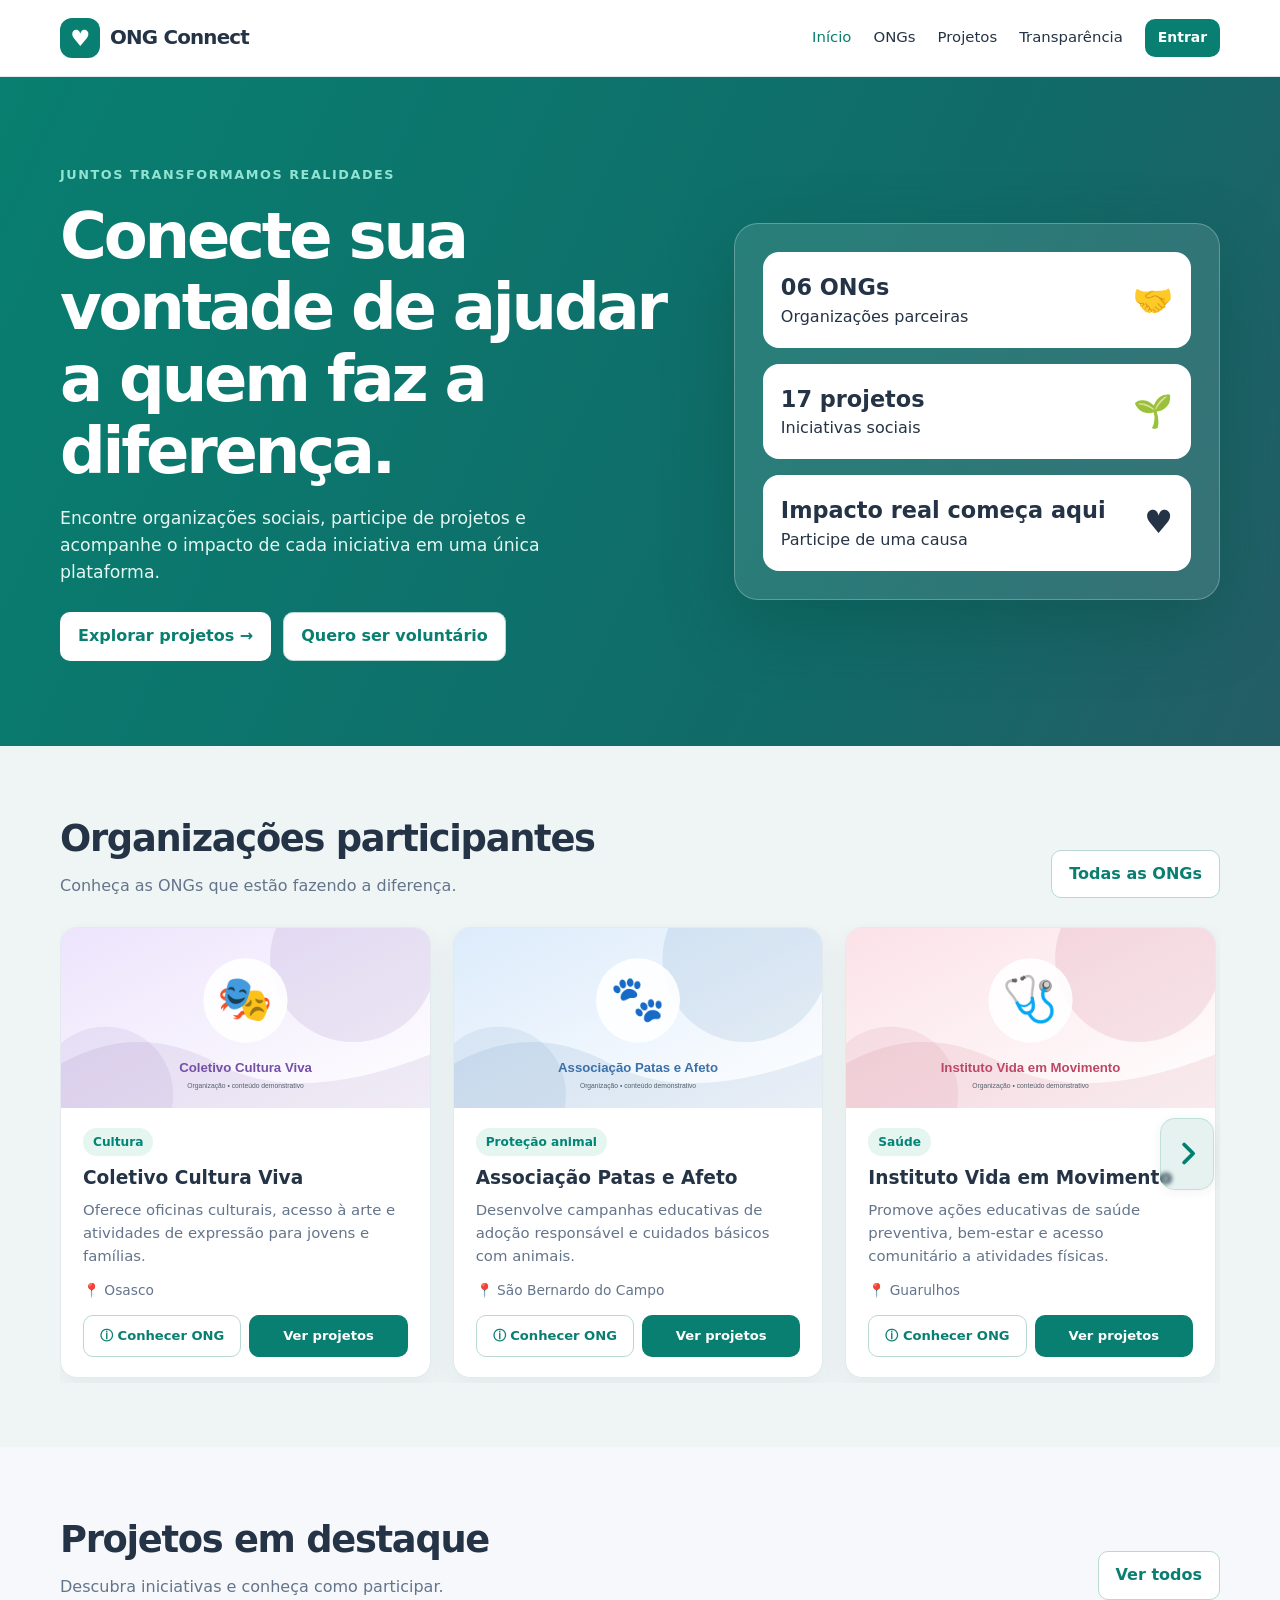
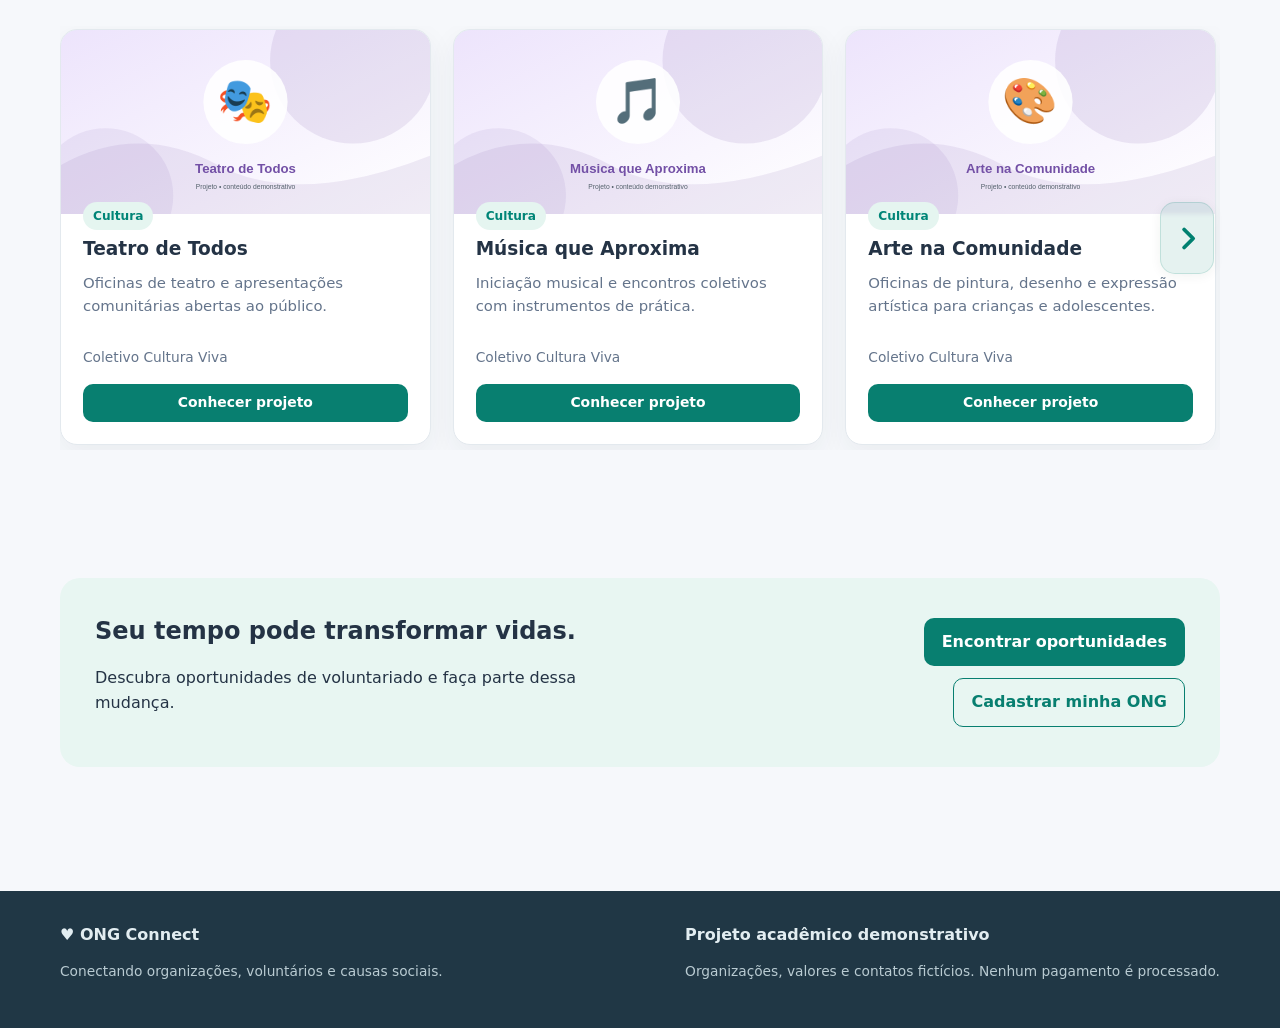
<file: index.html>
<!doctype html>

<html lang="pt-BR">
  <head>
    <meta charset="utf-8" />
    <meta content="width=device-width, initial-scale=1" name="viewport" />
    <meta
      content="ONG Connect - plataforma demonstrativa para organizações sociais, voluntários e doadores."
      name="description"
    />
    <title>Início | ONG Connect</title>
    <link href="assets/css/style.css" rel="stylesheet" />
  </head>
  <body data-page="home">
    <header class="site-header">
      <div class="container nav">
        <a class="brand" href="index.html"
          ><span aria-hidden="true" class="brand-icon">♥</span> ONG Connect</a
        ><button
          aria-controls="nav-links"
          aria-expanded="false"
          aria-label="Abrir menu"
          class="mobile-toggle"
          id="mobile-toggle"
        >
          ☰
        </button>
        <nav aria-label="Navegação principal" class="nav-links" id="nav-links">
          <a class="active" href="index.html">Início</a
          ><a class="" href="pages/ongs.html">ONGs</a
          ><a class="" href="pages/projetos.html">Projetos</a
          ><a class="" href="pages/transparencia.html">Transparência</a
          ><button class="btn btn-sm" data-login-open="" type="button">
            Entrar
          </button>
        </nav>
      </div>
    </header>
    <main id="main">
      <section class="hero">
        <div class="container hero-grid">
          <div>
            <span class="eyebrow">Juntos transformamos realidades</span>
            <h1>Conecte sua vontade de ajudar a quem faz a diferença.</h1>
            <p>
              Encontre organizações sociais, participe de projetos e acompanhe o
              impacto de cada iniciativa em uma única plataforma.
            </p>
            <div class="hero-actions">
              <a class="btn btn-light" href="pages/projetos.html"
                >Explorar projetos →</a
              ><a class="btn btn-outline" href="pages/projetos.html"
                >Quero ser voluntário</a
              >
            </div>
          </div>
          <div aria-hidden="true" class="hero-art">
            <div class="mini-card">
              <div>
                <strong id="total-ongs">03 ONGs</strong>
                <div>Organizações parceiras</div>
              </div>
              <span>🤝</span>
            </div>
            <div class="mini-card">
              <div>
                <strong id="total-projetos">09 projetos</strong>
                <div>Iniciativas sociais</div>
              </div>
              <span>🌱</span>
            </div>
            <div class="mini-card">
              <div>
                <strong>Impacto real começa aqui</strong>
                <div>Participe de uma causa</div>
              </div>
              <span>♥</span>
            </div>
          </div>
        </div>
      </section>
      <section class="section" style="background: #eff5f5">
        <div class="container">
          <div class="section-heading">
            <div>
              <h2>Organizações participantes</h2>
              <p>Conheça as ONGs que estão fazendo a diferença.</p>
            </div>
            <a class="btn btn-outline" href="pages/ongs.html">Todas as ONGs</a>
          </div>
          <div class="home-carousel" data-carousel="featured-ongs">
            <div
              aria-label="Organizações participantes"
              class="home-carousel-track"
              id="featured-ongs"
              tabindex="0"
            ></div>
            <div
              aria-label="Navegação do carrossel"
              class="home-carousel-controls"
            >
              <button
                aria-label="Anterior — ONGs"
                class="home-carousel-arrow"
                data-direction="prev"
                type="button"
              >
                <svg
                  data-direction="prev"
                  viewBox="0 0 24 24"
                  aria-hidden="true"
                >
                  <path d="M15 4 7 12l8 8" />
                </svg></button
              ><button
                aria-label="Próximo — ONGs"
                class="home-carousel-arrow"
                data-direction="next"
                type="button"
              >
                <svg
                  data-direction="next"
                  viewBox="0 0 24 24"
                  aria-hidden="true"
                >
                  <path d="m9 4 8 8-8 8" />
                </svg>
              </button>
            </div>
          </div>
        </div>
      </section>
      <section class="section">
        <div class="container">
          <div class="section-heading">
            <div>
              <h2>Projetos em destaque</h2>
              <p>Descubra iniciativas e conheça como participar.</p>
            </div>
            <a class="btn btn-outline" href="pages/projetos.html">Ver todos</a>
          </div>
          <div class="home-carousel" data-carousel="featured-projects">
            <div
              aria-label="Projetos em destaque"
              aria-live="polite"
              class="home-carousel-track"
              id="featured-projects"
              tabindex="0"
            ></div>
            <div
              aria-label="Navegação do carrossel"
              class="home-carousel-controls"
            >
              <button
                aria-label="Anterior — projetos"
                class="home-carousel-arrow"
                data-direction="prev"
                type="button"
              >
                <svg
                  data-direction="prev"
                  viewBox="0 0 24 24"
                  aria-hidden="true"
                >
                  <path d="M15 4 7 12l8 8" />
                </svg></button
              ><button
                aria-label="Próximo — projetos"
                class="home-carousel-arrow"
                data-direction="next"
                type="button"
              >
                <svg
                  data-direction="next"
                  viewBox="0 0 24 24"
                  aria-hidden="true"
                >
                  <path d="m9 4 8 8-8 8" />
                </svg>
              </button>
            </div>
          </div>
        </div>
      </section>
      <section class="section">
        <div class="container">
          <div class="banner">
            <div>
              <h2>Seu tempo pode transformar vidas.</h2>
              <p>
                Descubra oportunidades de voluntariado e faça parte dessa
                mudança.
              </p>
            </div>
            <div class="banner-actions">
              <a class="btn" href="pages/projetos.html"
                >Encontrar oportunidades</a
              ><button
                class="btn btn-outline"
                id="request-ong-open"
                type="button"
              >
                Cadastrar minha ONG
              </button>
            </div>
          </div>
        </div>
      </section>
    </main>
    <footer class="site-footer">
      <div class="container footer-inner">
        <div>
          <strong>♥ ONG Connect</strong>
          <p>Conectando organizações, voluntários e causas sociais.</p>
        </div>
        <div>
          <strong>Projeto acadêmico demonstrativo</strong>
          <p>
            Organizações, valores e contatos fictícios. Nenhum pagamento é
            processado.
          </p>
        </div>
      </div>
    </footer>
    <div class="modal-overlay" id="request-ong-modal" hidden>
      <section
        class="modal-dialog"
        role="dialog"
        aria-modal="true"
        aria-labelledby="request-ong-title"
        tabindex="-1"
      >
        <div class="modal-header">
          <div>
            <span class="badge">Solicitação de cadastro</span>
            <h2 id="request-ong-title">Cadastrar minha ONG</h2>
            <p>Envie seus dados para análise da plataforma.</p>
          </div>
          <button
            class="modal-close"
            id="request-ong-close"
            type="button"
            aria-label="Fechar"
          >
            ×
          </button>
        </div>
        <div class="modal-scroll">
          <div class="selected-opportunity">
            <strong>Cadastro sujeito à aprovação</strong
            ><span
              >A organização não será publicada automaticamente e nenhum acesso
              será liberado.</span
            >
          </div>
          <form id="request-ong-form">
            <div class="form-grid">
              <div class="form-group full">
                <label for="request-name">Nome da organização *</label
                ><input
                  class="field"
                  id="request-name"
                  name="nome"
                  maxlength="120"
                  required
                />
              </div>
              <div class="form-group">
                <label for="request-cnpj">CNPJ *</label
                ><input
                  class="field"
                  id="request-cnpj"
                  name="cnpj"
                  inputmode="numeric"
                  placeholder="00.000.000/0000-00"
                  maxlength="18"
                  required
                />
              </div>
              <div class="form-group">
                <label for="request-city">Cidade / UF *</label
                ><input
                  class="field"
                  id="request-city"
                  name="cidade"
                  maxlength="100"
                  required
                />
              </div>
              <div class="form-group full">
                <label for="request-contact">Responsável pelo contato *</label
                ><input
                  class="field"
                  id="request-contact"
                  name="responsavel"
                  maxlength="120"
                  required
                />
              </div>
              <div class="form-group">
                <label for="request-email">E-mail institucional *</label
                ><input
                  class="field"
                  type="email"
                  id="request-email"
                  name="email"
                  maxlength="150"
                  required
                />
              </div>
              <div class="form-group">
                <label for="request-phone">WhatsApp / telefone *</label
                ><input
                  class="field"
                  type="tel"
                  id="request-phone"
                  name="telefone"
                  maxlength="25"
                  required
                />
              </div>
              <div class="form-group full">
                <label for="request-about">Sobre a organização *</label
                ><textarea
                  class="field"
                  id="request-about"
                  name="descricao"
                  minlength="10"
                  maxlength="1500"
                  rows="4"
                  required
                ></textarea>
              </div>
            </div>
            <label class="consent-row"
              ><input type="checkbox" name="consentimento" required /><span
                >Declaro que os dados informados são verdadeiros e autorizo seu
                uso para análise desta solicitação demonstrativa. *</span
              ></label
            >
            <p class="modal-note">
              Projeto acadêmico: dados armazenados somente neste navegador. Não
              há envio real à equipe da plataforma. Não utilize dados pessoais
              reais.
            </p>
            <div class="modal-actions">
              <button type="submit" class="btn">Enviar solicitação</button>
            </div>
          </form>
          <div
            id="request-ong-success"
            class="volunteer-success"
            hidden
            role="status"
          >
            <div class="success-mark">✓</div>
            <h3>Solicitação registrada</h3>
            <p>
              O pedido foi salvo neste navegador como <strong>Pendente</strong>.
              Para demonstração, acesse o painel administrativo no mesmo
              navegador.
            </p>
            <button class="btn" id="request-ong-finish" type="button">
              Concluir
            </button>
          </div>
        </div>
      </section>
    </div>
    <script src="assets/js/demo-data.js" defer></script>
    <script defer="" src="assets/js/app.js"></script>
    <script defer="" src="assets/js/login-modal.js"></script>
    <div class="modal-overlay" hidden="" id="volunteer-modal">
      <section
        aria-describedby="modal-description"
        aria-labelledby="modal-title"
        aria-modal="true"
        class="modal-dialog"
        role="dialog"
        tabindex="-1"
      >
        <div class="modal-header">
          <div>
            <span class="badge">Inscrição de voluntariado</span>
            <h2 id="modal-title">Quero ser voluntário</h2>
            <p id="modal-description">
              Preencha seus dados para candidatar-se à oportunidade selecionada.
            </p>
          </div>
          <button
            aria-label="Fechar formulário"
            class="modal-close"
            id="close-volunteer-modal"
            type="button"
          >
            ×
          </button>
        </div>
        <div class="modal-scroll">
          <div class="selected-opportunity">
            <strong id="selected-opportunity-title"></strong
            ><span id="selected-opportunity-ong"></span>
          </div>
          <form id="volunteer-form">
            <h3>Dados pessoais</h3>
            <div class="form-grid">
              <div class="form-group full">
                <label for="vol-name">Nome completo *</label
                ><input
                  autocomplete="name"
                  class="field"
                  id="vol-name"
                  maxlength="120"
                  minlength="3"
                  name="nome"
                  required=""
                />
              </div>
              <div class="form-group">
                <label for="vol-birth">Data de nascimento *</label
                ><input
                  class="field"
                  id="vol-birth"
                  name="nascimento"
                  required=""
                  type="date"
                />
              </div>
              <div class="form-group">
                <label for="vol-email">E-mail *</label
                ><input
                  autocomplete="email"
                  class="field"
                  id="vol-email"
                  name="email"
                  required=""
                  type="email"
                />
              </div>
              <div class="form-group">
                <label for="vol-phone">WhatsApp / telefone *</label
                ><input
                  autocomplete="tel"
                  class="field"
                  id="vol-phone"
                  maxlength="20"
                  minlength="10"
                  name="telefone"
                  placeholder="(11) 99999-9999"
                  required=""
                  type="tel"
                />
              </div>
              <div class="form-group">
                <label for="vol-city">Cidade *</label
                ><input
                  autocomplete="address-level2"
                  class="field"
                  id="vol-city"
                  name="cidade"
                  required=""
                />
              </div>
              <div class="form-group">
                <label for="vol-state">Estado *</label
                ><select class="field" id="vol-state" name="estado" required="">
                  <option value="">Selecione</option>
                </select>
              </div>
            </div>
            <h3>Sobre o voluntariado</h3>
            <div class="form-grid">
              <div class="form-group">
                <label for="vol-availability">Disponibilidade *</label
                ><select
                  class="field"
                  id="vol-availability"
                  name="disponibilidade"
                  required=""
                >
                  <option value="">Selecione</option>
                  <option>Durante a semana</option>
                  <option>Finais de semana</option>
                  <option>Horários flexíveis</option>
                </select>
              </div>
              <div class="form-group">
                <label for="vol-experience">Experiência anterior *</label
                ><select
                  class="field"
                  id="vol-experience"
                  name="experiencia"
                  required=""
                >
                  <option value="">Selecione</option>
                  <option>Sim</option>
                  <option>Não</option>
                </select>
              </div>
              <div class="form-group full">
                <label for="vol-skills">Habilidades (opcional)</label
                ><input
                  class="field"
                  id="vol-skills"
                  maxlength="200"
                  name="habilidades"
                  placeholder="Ex.: ensino, informática, organização"
                />
              </div>
              <div class="form-group full">
                <label for="vol-motivation">Por que deseja participar? *</label
                ><textarea
                  class="field"
                  id="vol-motivation"
                  maxlength="1000"
                  minlength="10"
                  name="motivacao"
                  placeholder="Conte brevemente sua motivação"
                  required=""
                  rows="3"
                ></textarea>
              </div>
            </div>
            <label class="consent-row"
              ><input
                id="vol-consent"
                name="consentimento"
                required=""
                type="checkbox"
              /><span
                >Concordo com o uso destes dados exclusivamente para a
                candidatura demonstrativa. Entendo que serão armazenados somente
                neste navegador. *</span
              ></label
            >
            <p class="modal-note">
              Demonstração acadêmica: não informe dados pessoais reais. Não há
              envio a servidor nem comunicação com a ONG.
            </p>
            <div class="modal-actions">
              <button
                class="btn btn-outline"
                hidden=""
                id="cancel-volunteer-modal"
                type="button"
              >
                Cancelar</button
              ><button class="btn" type="submit">Enviar candidatura</button>
            </div>
          </form>
          <div
            class="volunteer-success"
            hidden=""
            id="volunteer-success"
            role="status"
          >
            <div class="success-mark">✓</div>
            <h3>Candidatura registrada!</h3>
            <p>
              Sua inscrição de demonstração foi salva neste navegador com status
              <strong>Pendente</strong>.
            </p>
            <button class="btn" id="finish-volunteer-modal" type="button">
              Concluir
            </button>
          </div>
        </div>
      </section>
    </div>
    <div class="modal-overlay" hidden="" id="donation-modal">
      <section
        aria-labelledby="donation-modal-title"
        aria-modal="true"
        class="modal-dialog billing-dialog"
        role="dialog"
      >
        <div class="modal-header">
          <div>
            <h2 id="donation-modal-title">Apoiar projeto</h2>
            <p>Nenhum pagamento será processado ou enviado.</p>
          </div>
          <button
            aria-label="Fechar"
            class="modal-close"
            id="donation-modal-close"
            type="button"
          >
            ×
          </button>
        </div>
        <div class="modal-scroll" id="donation-choose-step">
          <div class="selected-opportunity">
            <strong id="donation-choice-project"></strong
            ><span id="donation-choice-ong"></span
            ><span id="donation-choice-progress"></span>
          </div>
          <p class="modal-note">
            Selecione um valor para contribuir. Nenhum pagamento real será
            realizado.
          </p>
          <div class="form-group">
            <label for="donation-choice-amount"
              >Valor da contribuição simulada</label
            ><select class="field" id="donation-choice-amount">
              <option value="5">R$ 5,00</option>
              <option value="10">R$ 10,00</option>
              <option selected="" value="25">R$ 25,00</option>
              <option value="50">R$ 50,00</option>
              <option value="100">R$ 100,00</option>
              <option value="other">Outro valor</option>
            </select>
          </div>
          <div
            class="form-group donation-other"
            hidden=""
            id="donation-choice-other"
          >
            <label for="donation-choice-custom">Informe o valor (R$)</label
            ><input
              class="field"
              id="donation-choice-custom"
              max="100000"
              min="0.01"
              placeholder="Ex.: 150,00"
              step="0.01"
              type="number"
            />
          </div>
          <div class="modal-actions">
            <button
              class="btn btn-outline"
              hidden=""
              id="donation-choice-cancel"
              type="button"
            >
              Cancelar</button
            ><button class="btn" id="donation-choice-next" type="button">
              Continuar para dados de envio
            </button>
          </div>
        </div>
        <div class="modal-scroll" hidden="" id="donation-billing-step">
          <div class="selected-opportunity">
            <strong id="donation-modal-project"></strong
            ><span id="donation-modal-ong"></span
            ><span>Valor: <b id="donation-modal-amount"></b></span>
          </div>
          <form id="donation-billing-form">
            <div class="form-grid">
              <div class="form-group full">
                <label for="billing-name">Nome completo *</label
                ><input
                  autocomplete="name"
                  class="field"
                  id="billing-name"
                  name="nome"
                  required=""
                />
              </div>
              <div class="form-group">
                <label for="billing-email">E-mail *</label
                ><input
                  autocomplete="email"
                  class="field"
                  id="billing-email"
                  name="email"
                  required=""
                  type="email"
                />
              </div>
              <div class="form-group">
                <label for="billing-phone">Telefone *</label
                ><input
                  autocomplete="tel"
                  class="field"
                  id="billing-phone"
                  name="telefone"
                  required=""
                  type="tel"
                />
              </div>
              <div class="form-group">
                <label for="billing-zip">CEP</label
                ><input
                  autocomplete="postal-code"
                  class="field"
                  id="billing-zip"
                  inputmode="numeric"
                  name="cep"
                  placeholder="00000-000"
                />
              </div>
              <div class="form-group">
                <label for="billing-city">Cidade</label
                ><input
                  autocomplete="address-level2"
                  class="field"
                  id="billing-city"
                  name="cidade"
                />
              </div>
              <div class="form-group">
                <label for="billing-state">Estado</label
                ><select class="field" id="billing-state" name="estado">
                  <option value="">Selecione</option>
                  <option>SP</option>
                  <option>RJ</option>
                  <option>MG</option>
                  <option>ES</option>
                  <option>PR</option>
                  <option>SC</option>
                  <option>RS</option>
                  <option>BA</option>
                  <option>DF</option>
                  <option>Outro</option>
                </select>
              </div>
              <div class="form-group">
                <label for="billing-method">Forma de pagamento fictícia</label
                ><select class="field" id="billing-method" name="forma">
                  <option>PIX (simulado)</option>
                  <option>Boleto (simulado)</option>
                  <option>Cartão (simulado, sem dados de cartão)</option>
                </select>
              </div>
            </div>
            <p class="modal-note">
              Ambiente acadêmico. Não informe dados bancários ou de cartão. Os
              dados pessoais deste formulário não serão armazenados; somente o
              valor e o projeto da doação simulada serão registrados.
            </p>
            <div class="modal-actions">
              <button
                class="btn btn-outline"
                id="donation-modal-cancel"
                type="button"
              >
                Voltar</button
              ><button class="btn" type="submit">Confirmar simulação</button>
            </div>
          </form>
        </div>
      </section>
    </div>
  </body>
</html>
</file>
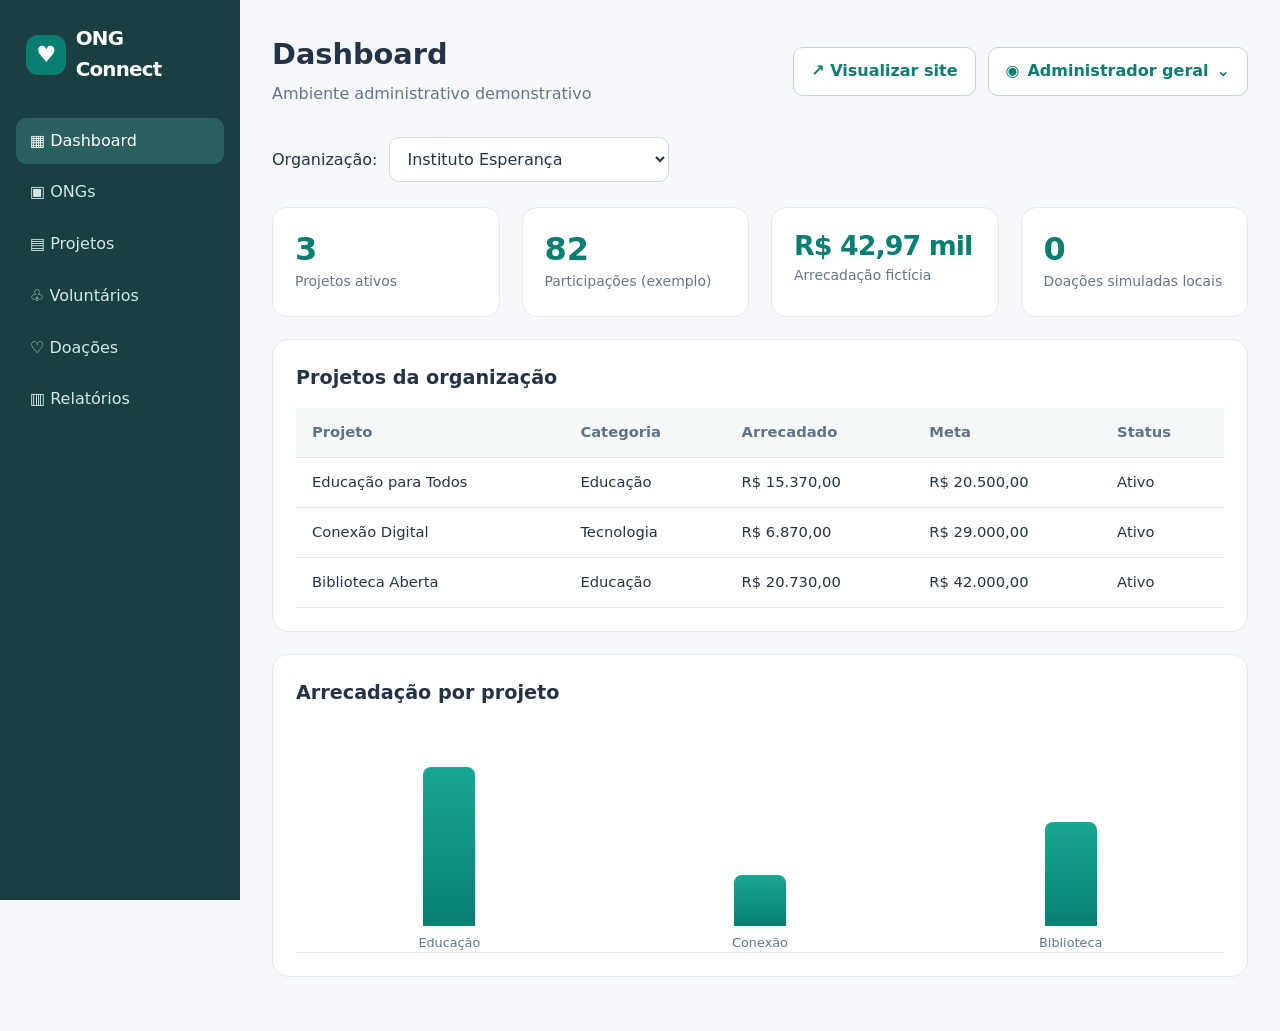
<file: dashboard/index.html>
<!doctype html>
<html lang="pt-BR">
  <head>
    <meta charset="UTF-8" />
    <meta name="viewport" content="width=device-width,initial-scale=1" />
    <title>Dashboard | ONG Connect</title>
    <link rel="stylesheet" href="../assets/css/style.css" />
  </head>
  <body data-page="dashboard">
    <div class="dashboard-shell">
      <aside class="sidebar">
        <a class="brand" href="index.html"
          ><span class="brand-icon">♥</span> ONG Connect</a
        >
        <nav aria-label="Menu administrativo">
          <a class="active" aria-current="page" href="index.html">▦ Dashboard</a
          ><a href="ongs.html">▣ ONGs</a><a href="projetos.html">▤ Projetos</a
          ><a href="voluntarios.html">♧ Voluntários</a
          ><a href="doacoes.html">♡ Doações</a
          ><a href="relatorios.html">▥ Relatórios</a>
        </nav>
      </aside>
      <main class="dash-main">
        <div class="dash-top">
          <div>
            <h1>Dashboard</h1>
            <p class="muted" style="margin: 5px 0">
              Ambiente administrativo demonstrativo
            </p>
          </div>
          <div class="admin-header-actions">
            <a
              class="btn btn-outline"
              href="../index.html"
              target="_blank"
              rel="noopener noreferrer"
              >↗ Visualizar site</a
            >
            <div class="account-menu">
              <button
                class="btn btn-outline account-trigger"
                id="account-trigger"
                type="button"
                aria-haspopup="true"
                aria-expanded="false"
              >
                <span aria-hidden="true">◉</span>
                <span id="account-role-label">Administrador geral</span>
                <span aria-hidden="true">⌄</span>
              </button>
              <div class="account-dropdown" id="account-dropdown" hidden>
                <div class="account-summary">
                  <strong id="account-name-label">Usuário Demo</strong
                  ><small id="account-email-label"
                    >admin@ongconnect.com.br</small
                  ><span id="account-role-detail">Administrador geral</span>
                </div>
                <button type="button" class="account-action" id="account-edit">
                  ♙ Minhas informações</button
                ><button
                  type="button"
                  class="account-action account-logout"
                  id="account-logout"
                >
                  ↪ Sair da conta
                </button>
              </div>
            </div>
          </div>
        </div>
        <div class="filters">
          <label for="ong-select" style="align-self: center">Organização:</label
          ><select id="ong-select" class="field"></select>
        </div>
        <div id="metrics" class="grid grid-4"></div>
        <div id="content"></div>
      </main>
    </div>
    <script src="../assets/js/demo-data.js" defer></script>
    <script src="../assets/js/app.js" defer></script>
    <script src="../assets/js/dashboard.js" defer></script>
    <div class="account-modal" id="account-modal" hidden>
      <div class="account-modal-backdrop"></div>
      <section
        class="account-modal-panel"
        role="dialog"
        aria-modal="true"
        aria-labelledby="account-modal-title"
      >
        <div class="account-modal-head">
          <h2 id="account-modal-title">Minhas informações</h2>
          <button
            type="button"
            class="account-modal-x"
            data-account-close
            aria-label="Fechar"
          >
            ×
          </button>
        </div>
        <form id="account-form" class="account-form">
          <label
            >Nome completo<input
              id="account-name"
              class="field"
              maxlength="100"
              required /></label
          ><label
            >E-mail<input
              id="account-email"
              class="field"
              type="email"
              maxlength="150"
              required /></label
          ><label
            >Telefone<input
              id="account-phone"
              class="field"
              type="tel"
              maxlength="30" /></label
          ><label
            >Foto de perfil (JPG, PNG ou WebP, até 1 MB)<input
              id="account-photo"
              class="field"
              type="file"
              accept="image/jpeg,image/png,image/webp"
          /></label>
          <div class="account-avatar-preview" id="account-avatar-preview">
            Sem foto de perfil
          </div>
          <button
            type="button"
            class="btn btn-outline btn-sm"
            id="account-photo-remove"
          >
            Remover foto</button
          ><label
            >Hierarquia de acesso<input
              id="account-role"
              class="field"
              readonly
          /></label>
          <p class="note">
            Perfil demonstrativo. A hierarquia não pode ser alterada nesta tela.
          </p>
          <div class="account-form-actions">
            <button
              type="button"
              class="btn btn-outline"
              data-account-close
              hidden
            >
              Cancelar</button
            ><button type="submit" class="btn">Salvar alterações</button>
          </div>
        </form>
      </section>
    </div>
    <script src="../assets/js/account.js" defer></script>
  </body>
</html>
</file>
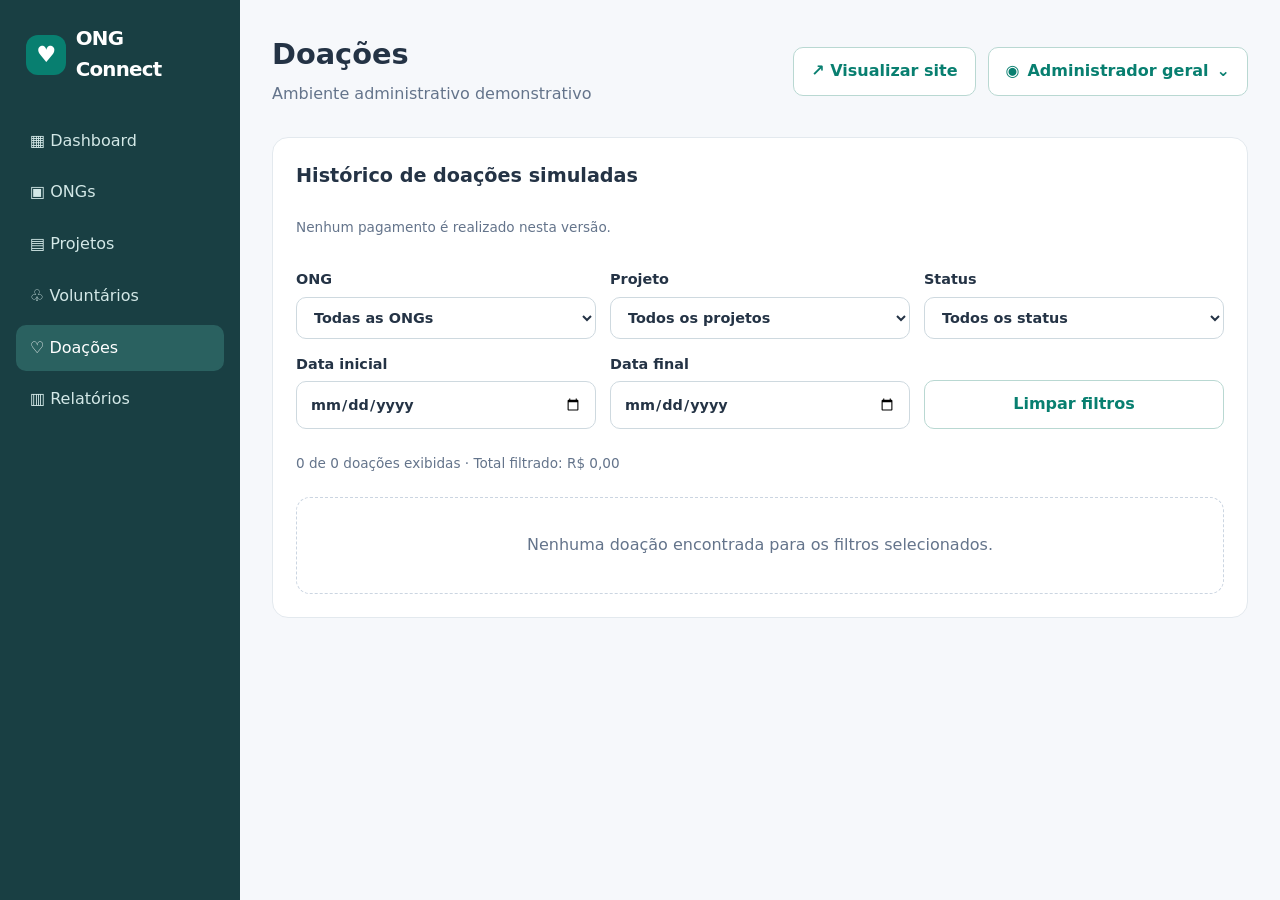
<file: dashboard/doacoes.html>
<!doctype html>
<html lang="pt-BR">
  <head>
    <meta charset="UTF-8" />
    <meta name="viewport" content="width=device-width,initial-scale=1" />
    <title>Doações | ONG Connect</title>
    <link rel="stylesheet" href="../assets/css/style.css" />
  </head>
  <body data-page="admin-donations">
    <div class="dashboard-shell">
      <aside class="sidebar">
        <a class="brand" href="index.html"
          ><span class="brand-icon">♥</span> ONG Connect</a
        >
        <nav aria-label="Menu administrativo">
          <a href="index.html">▦ Dashboard</a><a href="ongs.html">▣ ONGs</a
          ><a href="projetos.html">▤ Projetos</a
          ><a href="voluntarios.html">♧ Voluntários</a
          ><a class="active" aria-current="page" href="doacoes.html"
            >♡ Doações</a
          ><a href="relatorios.html">▥ Relatórios</a>
        </nav>
      </aside>
      <main class="dash-main">
        <div class="dash-top">
          <div>
            <h1>Doações</h1>
            <p class="muted" style="margin: 5px 0">
              Ambiente administrativo demonstrativo
            </p>
          </div>
          <div class="admin-header-actions">
            <a
              class="btn btn-outline"
              href="../index.html"
              target="_blank"
              rel="noopener noreferrer"
              >↗ Visualizar site</a
            >
            <div class="account-menu">
              <button
                class="btn btn-outline account-trigger"
                id="account-trigger"
                type="button"
                aria-haspopup="true"
                aria-expanded="false"
              >
                <span aria-hidden="true">◉</span>
                <span id="account-role-label">Administrador geral</span>
                <span aria-hidden="true">⌄</span>
              </button>
              <div class="account-dropdown" id="account-dropdown" hidden>
                <div class="account-summary">
                  <strong id="account-name-label">Usuário Demo</strong
                  ><small id="account-email-label"
                    >admin@ongconnect.com.br</small
                  ><span id="account-role-detail">Administrador geral</span>
                </div>
                <button type="button" class="account-action" id="account-edit">
                  ♙ Minhas informações</button
                ><button
                  type="button"
                  class="account-action account-logout"
                  id="account-logout"
                >
                  ↪ Sair da conta
                </button>
              </div>
            </div>
          </div>
        </div>
        <div class="panel">
          <h2>Histórico de doações simuladas</h2>
          <p class="note">Nenhum pagamento é realizado nesta versão.</p>
          <div class="donation-filters" aria-label="Filtros de doações">
            <div class="form-group">
              <label for="filter-donation-ong">ONG</label
              ><select class="field" id="filter-donation-ong">
                <option value="">Todas as ONGs</option>
              </select>
            </div>
            <div class="form-group">
              <label for="filter-donation-project">Projeto</label
              ><select class="field" id="filter-donation-project">
                <option value="">Todos os projetos</option>
              </select>
            </div>
            <div class="form-group">
              <label for="filter-donation-status">Status</label
              ><select class="field" id="filter-donation-status">
                <option value="">Todos os status</option>
              </select>
            </div>
            <div class="form-group">
              <label for="filter-donation-start">Data inicial</label
              ><input class="field" id="filter-donation-start" type="date" />
            </div>
            <div class="form-group">
              <label for="filter-donation-end">Data final</label
              ><input class="field" id="filter-donation-end" type="date" />
            </div>
            <button
              type="button"
              class="btn btn-outline"
              id="clear-donation-filters"
            >
              Limpar filtros
            </button>
          </div>
          <p
            id="donation-filter-summary"
            class="note"
            role="status"
            aria-live="polite"
          ></p>
          <div id="admin-donations" class="table-wrap"></div>
        </div>
      </main>
    </div>
    <script src="../assets/js/demo-data.js" defer></script>
    <script src="../assets/js/app.js" defer></script>
    <script src="../assets/js/dashboard.js" defer></script>
    <div class="account-modal" id="account-modal" hidden>
      <div class="account-modal-backdrop"></div>
      <section
        class="account-modal-panel"
        role="dialog"
        aria-modal="true"
        aria-labelledby="account-modal-title"
      >
        <div class="account-modal-head">
          <h2 id="account-modal-title">Minhas informações</h2>
          <button
            type="button"
            class="account-modal-x"
            data-account-close
            aria-label="Fechar"
          >
            ×
          </button>
        </div>
        <form id="account-form" class="account-form">
          <label
            >Nome completo<input
              id="account-name"
              class="field"
              maxlength="100"
              required /></label
          ><label
            >E-mail<input
              id="account-email"
              class="field"
              type="email"
              maxlength="150"
              required /></label
          ><label
            >Telefone<input
              id="account-phone"
              class="field"
              type="tel"
              maxlength="30" /></label
          ><label
            >Foto de perfil (JPG, PNG ou WebP, até 1 MB)<input
              id="account-photo"
              class="field"
              type="file"
              accept="image/jpeg,image/png,image/webp"
          /></label>
          <div class="account-avatar-preview" id="account-avatar-preview">
            Sem foto de perfil
          </div>
          <button
            type="button"
            class="btn btn-outline btn-sm"
            id="account-photo-remove"
          >
            Remover foto</button
          ><label
            >Hierarquia de acesso<input
              id="account-role"
              class="field"
              readonly
          /></label>
          <p class="note">
            Perfil demonstrativo. A hierarquia não pode ser alterada nesta tela.
          </p>
          <div class="account-form-actions">
            <button
              type="button"
              class="btn btn-outline"
              data-account-close
              hidden
            >
              Cancelar</button
            ><button type="submit" class="btn">Salvar alterações</button>
          </div>
        </form>
      </section>
    </div>
    <script src="../assets/js/account.js" defer></script>
  </body>
</html>
</file>
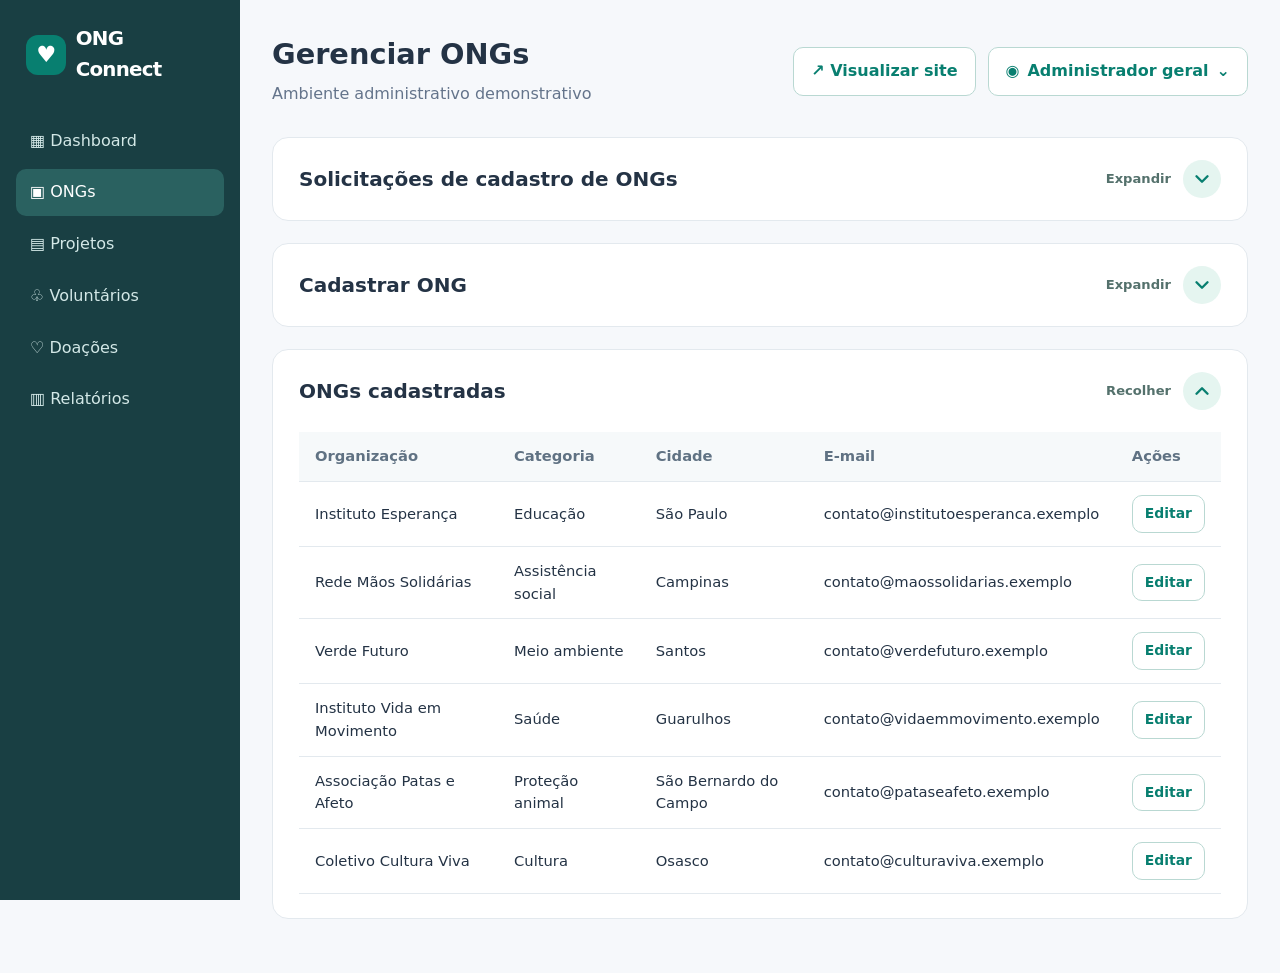
<file: dashboard/ongs.html>
<!doctype html>
<html lang="pt-BR">
  <head>
    <meta charset="UTF-8" />
    <meta name="viewport" content="width=device-width,initial-scale=1" />
    <title>Gerenciar ONGs | ONG Connect</title>
    <link rel="stylesheet" href="../assets/css/style.css" />
  </head>
  <body data-page="admin-ongs">
    <div class="dashboard-shell">
      <aside class="sidebar">
        <a class="brand" href="index.html"
          ><span class="brand-icon">♥</span> ONG Connect</a
        >
        <nav aria-label="Menu administrativo">
          <a href="index.html">▦ Dashboard</a
          ><a class="active" aria-current="page" href="ongs.html">▣ ONGs</a
          ><a href="projetos.html">▤ Projetos</a
          ><a href="voluntarios.html">♧ Voluntários</a
          ><a href="doacoes.html">♡ Doações</a
          ><a href="relatorios.html">▥ Relatórios</a>
        </nav>
      </aside>
      <main class="dash-main">
        <div class="dash-top">
          <div>
            <h1>Gerenciar ONGs</h1>
            <p class="muted" style="margin: 5px 0">
              Ambiente administrativo demonstrativo
            </p>
          </div>
          <div class="admin-header-actions">
            <a
              class="btn btn-outline"
              href="../index.html"
              target="_blank"
              rel="noopener noreferrer"
              >↗ Visualizar site</a
            >
            <div class="account-menu">
              <button
                class="btn btn-outline account-trigger"
                id="account-trigger"
                type="button"
                aria-haspopup="true"
                aria-expanded="false"
              >
                <span aria-hidden="true">◉</span>
                <span id="account-role-label">Administrador geral</span>
                <span aria-hidden="true">⌄</span>
              </button>
              <div class="account-dropdown" id="account-dropdown" hidden>
                <div class="account-summary">
                  <strong id="account-name-label">Usuário Demo</strong
                  ><small id="account-email-label"
                    >admin@ongconnect.com.br</small
                  ><span id="account-role-detail">Administrador geral</span>
                </div>
                <button type="button" class="account-action" id="account-edit">
                  ♙ Minhas informações</button
                ><button
                  type="button"
                  class="account-action account-logout"
                  id="account-logout"
                >
                  ↪ Sair da conta
                </button>
              </div>
            </div>
          </div>
        </div>
        <details class="panel ong-accordion" id="ong-requests-panel">
          <summary>
            <span
              >Solicitações de cadastro de ONGs
              <span
                id="pending-count"
                class="accordion-count accordion-count-pending"
                hidden
              ></span
              ><span
                id="preapproved-count"
                class="accordion-count accordion-count-preapproved"
                hidden
              ></span
            ></span>
          </summary>
          <div class="accordion-content">
            <p class="note">
              Pedidos enviados pelo formulário público neste navegador. Aprove
              para preencher o cadastro da ONG, ou rejeite informando o motivo.
              A publicação só ocorre após salvar o cadastro.
            </p>
            <div id="ong-requests-list"></div>
          </div>
        </details>
        <details class="panel ong-accordion" id="ong-register-panel">
          <summary><span id="ong-form-title">Cadastrar ONG</span></summary>
          <div class="accordion-content">
            <div id="ong-draft-notice" class="note" hidden></div>
            <p class="note">
              Cadastro institucional ampliado. Os campos marcados com * são
              necessários para publicação. Dados demonstrativos salvos apenas
              neste navegador. Documentos devem ser conferidos em ambiente
              seguro; não envie arquivos sensíveis nesta versão.
            </p>
            <form id="ong-form" class="form-grid">
              <input type="hidden" id="edit-ong-id" />
              <div class="form-group">
                <label for="ong-nome">Nome da organização *</label
                ><input id="ong-nome" class="field" maxlength="100" required />
              </div>
              <div class="form-group">
                <label for="ong-sigla">Sigla *</label
                ><input id="ong-sigla" class="field" maxlength="12" required />
              </div>
              <div class="form-group">
                <label for="ong-categoria">Categoria *</label
                ><select id="ong-categoria" class="field" required>
                  <option>Educação</option>
                  <option>Assistência social</option>
                  <option>Meio ambiente</option>
                  <option>Saúde</option>
                  <option>Cultura</option>
                  <option>Proteção animal</option>
                  <option>Tecnologia</option>
                  <option>Outros</option>
                </select>
              </div>
              <div class="form-group">
                <label for="ong-cidade">Cidade *</label
                ><input id="ong-cidade" class="field" maxlength="90" required />
              </div>
              <div class="form-group">
                <label for="ong-email">E-mail *</label
                ><input
                  id="ong-email"
                  class="field"
                  type="email"
                  maxlength="120"
                  required
                />
              </div>
              <div class="form-group">
                <label for="ong-cor">Cor de identificação</label
                ><input
                  id="ong-cor"
                  class="field"
                  type="color"
                  value="#087f70"
                />
              </div>
              <div class="form-group full">
                <label for="ong-imagem"
                  >Imagem de capa da ONG (exatamente 1200 × 600 px; JPG, PNG ou
                  WebP, até 1 MB)</label
                ><input
                  id="ong-imagem"
                  class="field"
                  type="file"
                  accept="image/jpeg,image/png,image/webp"
                />
                <div
                  id="ong-imagem-preview"
                  class="ong-image-preview"
                  aria-live="polite"
                >
                  Nenhuma imagem selecionada. Serão exibidas as iniciais.
                </div>
                <button
                  type="button"
                  class="btn btn-sm btn-outline"
                  id="ong-remover-imagem"
                  hidden
                >
                  Remover imagem
                </button>
              </div>
              <div class="form-group full">
                <label for="ong-descricao">Descrição *</label
                ><textarea
                  id="ong-descricao"
                  class="field"
                  maxlength="500"
                  rows="3"
                  required
                ></textarea>
              </div>
              <div class="form-group full">
                <label for="ong-missao">Missão</label
                ><textarea
                  id="ong-missao"
                  class="field"
                  maxlength="300"
                  rows="2"
                ></textarea>
              </div>
              <details class="ong-subsection full" open>
                <summary>Identificação da organização</summary>
                <div class="form-grid">
                  <div class="form-group">
                    <label for="ong-razaoSocial">Razão social *</label
                    ><input
                      class="field"
                      id="ong-razaoSocial"
                      data-extra="razaoSocial"
                      type="text"
                      required
                    />
                  </div>
                  <div class="form-group">
                    <label for="ong-nomeFantasia">Nome fantasia</label
                    ><input
                      class="field"
                      id="ong-nomeFantasia"
                      data-extra="nomeFantasia"
                      type="text"
                    />
                  </div>
                  <div class="form-group">
                    <label for="ong-cnpj">CNPJ (14 dígitos) *</label
                    ><input
                      class="field"
                      id="ong-cnpj"
                      data-extra="cnpj"
                      type="text"
                      inputmode="numeric"
                      maxlength="14"
                      required
                    />
                  </div>
                  <div class="form-group">
                    <label for="ong-fundacao">Data de fundação</label
                    ><input
                      class="field"
                      id="ong-fundacao"
                      data-extra="fundacao"
                      type="date"
                    />
                  </div>
                  <div class="form-group">
                    <label for="ong-naturezaJuridica">Natureza jurídica *</label
                    ><select
                      class="field"
                      id="ong-naturezaJuridica"
                      data-extra="naturezaJuridica"
                      required
                    >
                      <option value="">Selecione</option>
                      <option value="Associação privada">
                        Associação privada
                      </option>
                      <option value="Fundação privada">Fundação privada</option>
                      <option value="Organização religiosa">
                        Organização religiosa
                      </option>
                      <option value="Outra">Outra</option>
                    </select>
                  </div>
                </div>
              </details>
              <details class="ong-subsection full" open>
                <summary>Endereço e contatos</summary>
                <div class="form-grid">
                  <div class="form-group">
                    <label for="ong-cep">CEP *</label
                    ><input
                      class="field"
                      id="ong-cep"
                      data-extra="cep"
                      type="text"
                      required
                    />
                  </div>
                  <div class="form-group">
                    <label for="ong-logradouro">Logradouro *</label
                    ><input
                      class="field"
                      id="ong-logradouro"
                      data-extra="logradouro"
                      type="text"
                      required
                    />
                  </div>
                  <div class="form-group">
                    <label for="ong-numero">Número *</label
                    ><input
                      class="field"
                      id="ong-numero"
                      data-extra="numero"
                      type="text"
                      required
                    />
                  </div>
                  <div class="form-group">
                    <label for="ong-complemento">Complemento</label
                    ><input
                      class="field"
                      id="ong-complemento"
                      data-extra="complemento"
                      type="text"
                    />
                  </div>
                  <div class="form-group">
                    <label for="ong-bairro">Bairro *</label
                    ><input
                      class="field"
                      id="ong-bairro"
                      data-extra="bairro"
                      type="text"
                      required
                    />
                  </div>
                  <div class="form-group">
                    <label for="ong-uf">UF *</label
                    ><select class="field" id="ong-uf" data-extra="uf" required>
                      <option value="">Selecione</option>
                      <option value="AC">AC</option>
                      <option value="AL">AL</option>
                      <option value="AP">AP</option>
                      <option value="AM">AM</option>
                      <option value="BA">BA</option>
                      <option value="CE">CE</option>
                      <option value="DF">DF</option>
                      <option value="ES">ES</option>
                      <option value="GO">GO</option>
                      <option value="MA">MA</option>
                      <option value="MT">MT</option>
                      <option value="MS">MS</option>
                      <option value="MG">MG</option>
                      <option value="PA">PA</option>
                      <option value="PB">PB</option>
                      <option value="PR">PR</option>
                      <option value="PE">PE</option>
                      <option value="PI">PI</option>
                      <option value="RJ">RJ</option>
                      <option value="RN">RN</option>
                      <option value="RS">RS</option>
                      <option value="RO">RO</option>
                      <option value="RR">RR</option>
                      <option value="SC">SC</option>
                      <option value="SP">SP</option>
                      <option value="SE">SE</option>
                      <option value="TO">TO</option>
                    </select>
                  </div>
                  <div class="form-group">
                    <label for="ong-telefone"
                      >Telefone / WhatsApp institucional *</label
                    ><input
                      class="field"
                      id="ong-telefone"
                      data-extra="telefone"
                      type="tel"
                      required
                    />
                  </div>
                  <div class="form-group">
                    <label for="ong-site">Site institucional</label
                    ><input
                      class="field"
                      id="ong-site"
                      data-extra="site"
                      type="url"
                    />
                  </div>
                  <div class="form-group">
                    <label for="ong-redesSociais">Redes sociais</label
                    ><input
                      class="field"
                      id="ong-redesSociais"
                      data-extra="redesSociais"
                      type="url"
                    />
                  </div>
                </div>
              </details>
              <details class="ong-subsection full" open>
                <summary>Responsáveis</summary>
                <div class="form-grid">
                  <div class="form-group">
                    <label for="ong-representante">Representante legal *</label
                    ><input
                      class="field"
                      id="ong-representante"
                      data-extra="representante"
                      type="text"
                      required
                    />
                  </div>
                  <div class="form-group">
                    <label for="ong-cargo">Cargo do representante *</label
                    ><input
                      class="field"
                      id="ong-cargo"
                      data-extra="cargo"
                      type="text"
                      required
                    />
                  </div>
                  <div class="form-group">
                    <label for="ong-emailRepresentante"
                      >E-mail do representante *</label
                    ><input
                      class="field"
                      id="ong-emailRepresentante"
                      data-extra="emailRepresentante"
                      type="email"
                      required
                    />
                  </div>
                  <div class="form-group">
                    <label for="ong-telefoneRepresentante"
                      >Telefone do representante *</label
                    ><input
                      class="field"
                      id="ong-telefoneRepresentante"
                      data-extra="telefoneRepresentante"
                      type="tel"
                      required
                    />
                  </div>
                  <div class="form-group">
                    <label for="ong-operacional">Responsável operacional</label
                    ><input
                      class="field"
                      id="ong-operacional"
                      data-extra="operacional"
                      type="text"
                    />
                  </div>
                </div>
              </details>
              <details class="ong-subsection full" open>
                <summary>Perfil institucional</summary>
                <div class="form-grid">
                  <div class="form-group">
                    <label for="ong-visao">Visão</label
                    ><textarea
                      class="field"
                      id="ong-visao"
                      data-extra="visao"
                      rows="2"
                    ></textarea>
                  </div>
                  <div class="form-group">
                    <label for="ong-valores">Valores</label
                    ><textarea
                      class="field"
                      id="ong-valores"
                      data-extra="valores"
                      rows="2"
                    ></textarea>
                  </div>
                  <div class="form-group">
                    <label for="ong-publicoBeneficiado"
                      >Público beneficiado *</label
                    ><input
                      class="field"
                      id="ong-publicoBeneficiado"
                      data-extra="publicoBeneficiado"
                      type="text"
                      required
                    />
                  </div>
                  <div class="form-group">
                    <label for="ong-regiaoAtuacao">Região de atuação *</label
                    ><input
                      class="field"
                      id="ong-regiaoAtuacao"
                      data-extra="regiaoAtuacao"
                      type="text"
                      required
                    />
                  </div>
                  <div class="form-group">
                    <label for="ong-atividades">Principais atividades *</label
                    ><textarea
                      class="field"
                      id="ong-atividades"
                      data-extra="atividades"
                      rows="2"
                      required
                    ></textarea>
                  </div>
                </div>
              </details>
              <details class="ong-subsection full" open>
                <summary>Documentação e conformidade</summary>
                <div class="form-grid">
                  <div class="form-group">
                    <label for="ong-estatutoStatus">Estatuto social</label
                    ><select
                      class="field"
                      id="ong-estatutoStatus"
                      data-extra="estatutoStatus"
                    >
                      <option value="">Selecione</option>
                      <option value="Pendente">Pendente</option>
                      <option value="Recebido para análise">
                        Recebido para análise
                      </option>
                      <option value="Validado">Validado</option>
                    </select>
                  </div>
                  <div class="form-group">
                    <label for="ong-ataStatus"
                      >Ata de eleição da diretoria</label
                    ><select
                      class="field"
                      id="ong-ataStatus"
                      data-extra="ataStatus"
                    >
                      <option value="">Selecione</option>
                      <option value="Pendente">Pendente</option>
                      <option value="Recebido para análise">
                        Recebido para análise
                      </option>
                      <option value="Validado">Validado</option>
                      <option value="Não aplicável">Não aplicável</option>
                    </select>
                  </div>
                  <div class="form-group">
                    <label for="ong-comprovanteCnpjStatus"
                      >Comprovante de CNPJ</label
                    ><select
                      class="field"
                      id="ong-comprovanteCnpjStatus"
                      data-extra="comprovanteCnpjStatus"
                    >
                      <option value="">Selecione</option>
                      <option value="Pendente">Pendente</option>
                      <option value="Recebido para análise">
                        Recebido para análise
                      </option>
                      <option value="Validado">Validado</option>
                    </select>
                  </div>
                  <div class="form-group">
                    <label for="ong-analiseDocumental"
                      >Situação documental</label
                    ><select
                      class="field"
                      id="ong-analiseDocumental"
                      data-extra="analiseDocumental"
                    >
                      <option value="">Selecione</option>
                      <option value="Pendente">Pendente</option>
                      <option value="Em análise">Em análise</option>
                      <option value="Aprovada">Aprovada</option>
                      <option value="Solicitar correção">
                        Solicitar correção
                      </option>
                    </select>
                  </div>
                </div>
              </details>
              <details class="ong-subsection full" open>
                <summary>Doações e parcerias</summary>
                <div class="form-grid">
                  <div class="form-group">
                    <label for="ong-aceitaDoacoes"
                      >Aceita doações privadas? *</label
                    ><select
                      class="field"
                      id="ong-aceitaDoacoes"
                      data-extra="aceitaDoacoes"
                      required
                    >
                      <option value="">Selecione</option>
                      <option value="Não">Não</option>
                      <option value="Sim">Sim</option>
                    </select>
                  </div>
                  <div class="form-group">
                    <label for="ong-possuiParcerias"
                      >Possui parcerias públicas? *</label
                    ><select
                      class="field"
                      id="ong-possuiParcerias"
                      data-extra="possuiParcerias"
                      required
                    >
                      <option value="">Selecione</option>
                      <option value="Não">Não</option>
                      <option value="Sim">Sim</option>
                    </select>
                  </div>
                  <div class="form-group">
                    <label for="ong-orgaoParceiro">Órgão público parceiro</label
                    ><input
                      class="field"
                      id="ong-orgaoParceiro"
                      data-extra="orgaoParceiro"
                      type="text"
                    />
                  </div>
                  <div class="form-group">
                    <label for="ong-identificacaoParceria"
                      >Número / identificação da parceria</label
                    ><input
                      class="field"
                      id="ong-identificacaoParceria"
                      data-extra="identificacaoParceria"
                      type="text"
                    />
                  </div>
                  <div class="form-group">
                    <label for="ong-vigenciaInicio">Início da vigência</label
                    ><input
                      class="field"
                      id="ong-vigenciaInicio"
                      data-extra="vigenciaInicio"
                      type="date"
                    />
                  </div>
                  <div class="form-group">
                    <label for="ong-vigenciaFim">Fim da vigência</label
                    ><input
                      class="field"
                      id="ong-vigenciaFim"
                      data-extra="vigenciaFim"
                      type="date"
                    />
                  </div>
                  <div class="form-group">
                    <label for="ong-valorPrevisto">Valor previsto (R$)</label
                    ><input
                      class="field"
                      id="ong-valorPrevisto"
                      data-extra="valorPrevisto"
                      type="number"
                      min="0"
                      step="0.01"
                    />
                  </div>
                  <div class="form-group">
                    <label for="ong-valorRecebido">Valor recebido (R$)</label
                    ><input
                      class="field"
                      id="ong-valorRecebido"
                      data-extra="valorRecebido"
                      type="number"
                      min="0"
                      step="0.01"
                    />
                  </div>
                </div>
              </details>
              <div class="full inline-actions">
                <button class="btn" id="save-ong" type="submit">
                  Cadastrar ONG</button
                ><button
                  class="btn btn-outline"
                  id="save-ong-draft"
                  type="button"
                  hidden
                >
                  Salvar rascunho</button
                ><button
                  class="btn btn-outline"
                  id="cancel-ong"
                  type="button"
                  hidden
                >
                  Cancelar edição
                </button>
              </div>
            </form>
          </div>
        </details>
        <details class="panel ong-accordion" id="ong-registered-panel" open>
          <summary><span>ONGs cadastradas</span></summary>
          <div class="accordion-content"><div id="admin-ongs"></div></div>
        </details>
      </main>
    </div>
    <script src="../assets/js/demo-data.js" defer></script>
    <script src="../assets/js/app.js" defer></script>
    <script src="../assets/js/dashboard.js" defer></script>
    <div class="account-modal" id="account-modal" hidden>
      <div class="account-modal-backdrop"></div>
      <section
        class="account-modal-panel"
        role="dialog"
        aria-modal="true"
        aria-labelledby="account-modal-title"
      >
        <div class="account-modal-head">
          <h2 id="account-modal-title">Minhas informações</h2>
          <button
            type="button"
            class="account-modal-x"
            data-account-close
            aria-label="Fechar"
          >
            ×
          </button>
        </div>
        <form id="account-form" class="account-form">
          <label
            >Nome completo<input
              id="account-name"
              class="field"
              maxlength="100"
              required /></label
          ><label
            >E-mail<input
              id="account-email"
              class="field"
              type="email"
              maxlength="150"
              required /></label
          ><label
            >Telefone<input
              id="account-phone"
              class="field"
              type="tel"
              maxlength="30" /></label
          ><label
            >Foto de perfil (JPG, PNG ou WebP, até 1 MB)<input
              id="account-photo"
              class="field"
              type="file"
              accept="image/jpeg,image/png,image/webp"
          /></label>
          <div class="account-avatar-preview" id="account-avatar-preview">
            Sem foto de perfil
          </div>
          <button
            type="button"
            class="btn btn-outline btn-sm"
            id="account-photo-remove"
          >
            Remover foto</button
          ><label
            >Hierarquia de acesso<input
              id="account-role"
              class="field"
              readonly
          /></label>
          <p class="note">
            Perfil demonstrativo. A hierarquia não pode ser alterada nesta tela.
          </p>
          <div class="account-form-actions">
            <button
              type="button"
              class="btn btn-outline"
              data-account-close
              hidden
            >
              Cancelar</button
            ><button type="submit" class="btn">Salvar alterações</button>
          </div>
        </form>
      </section>
    </div>
    <script src="../assets/js/account.js" defer></script>
  </body>
</html>
</file>
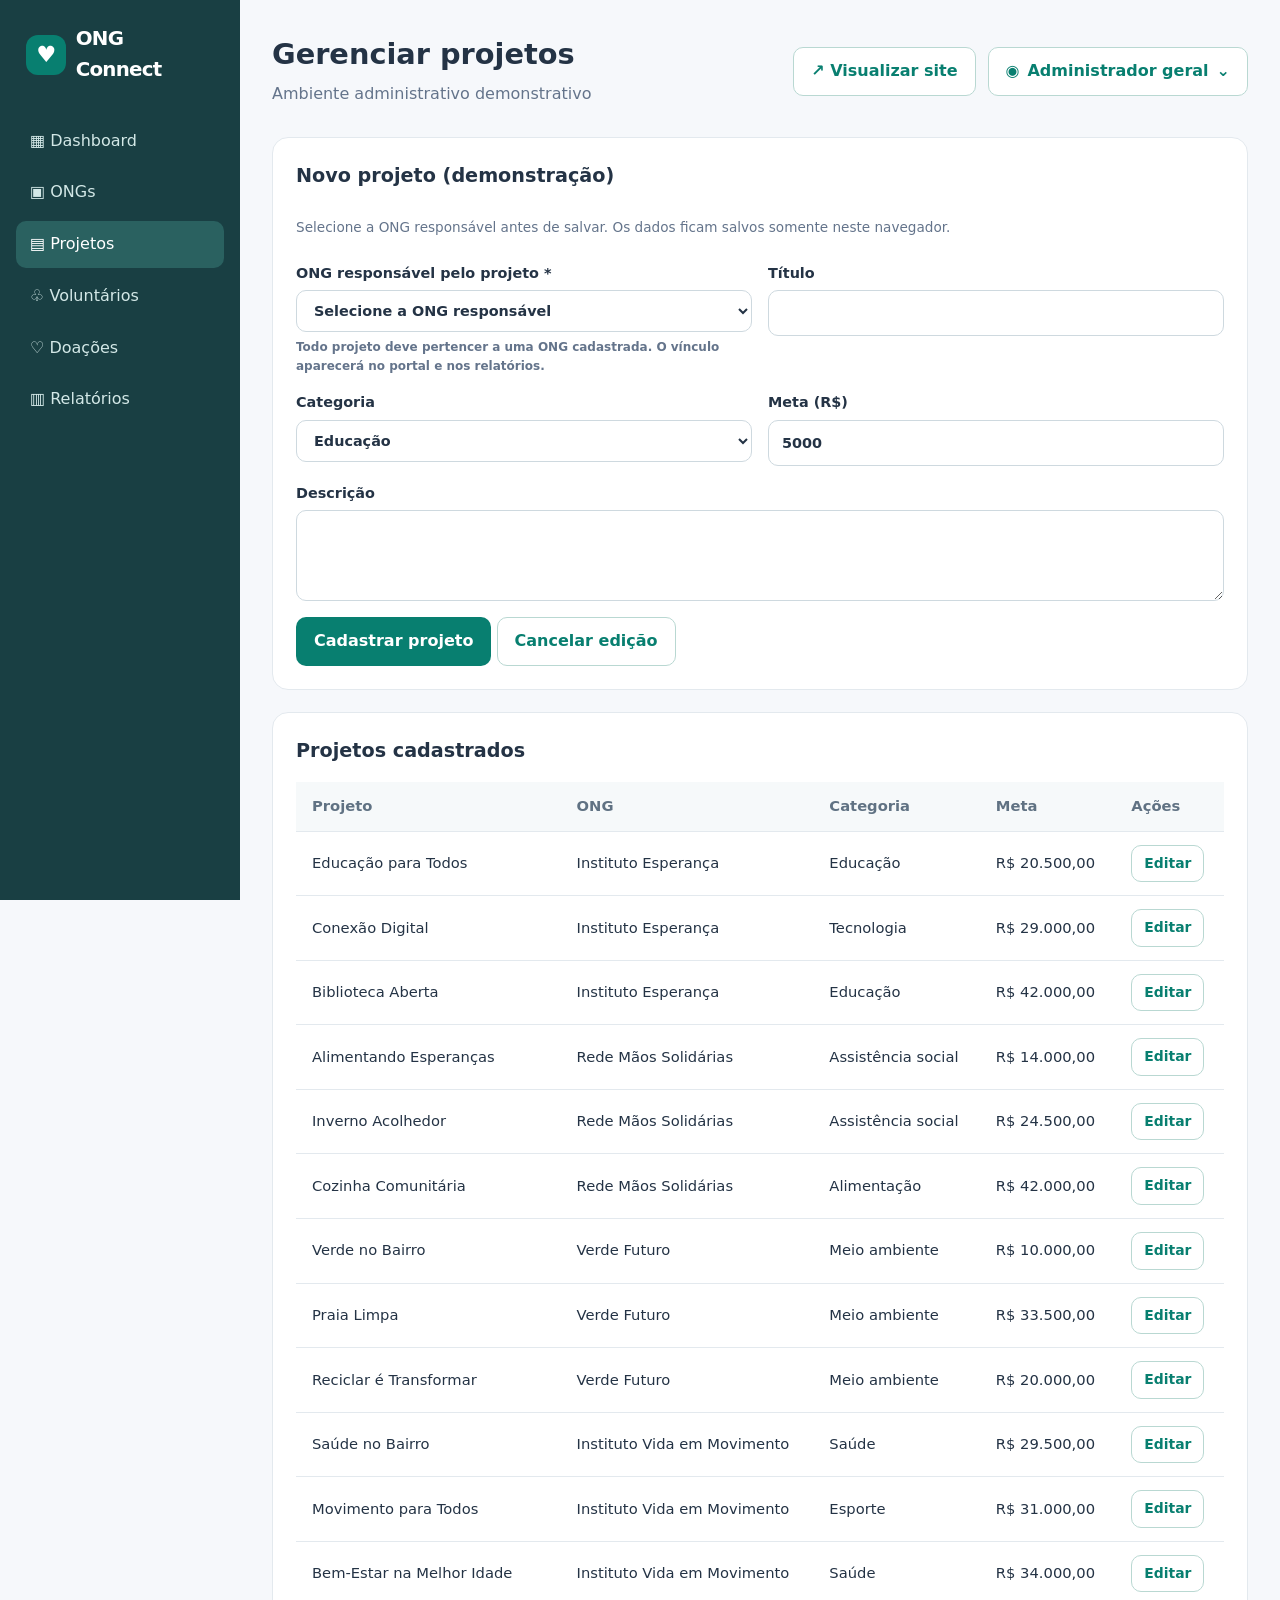
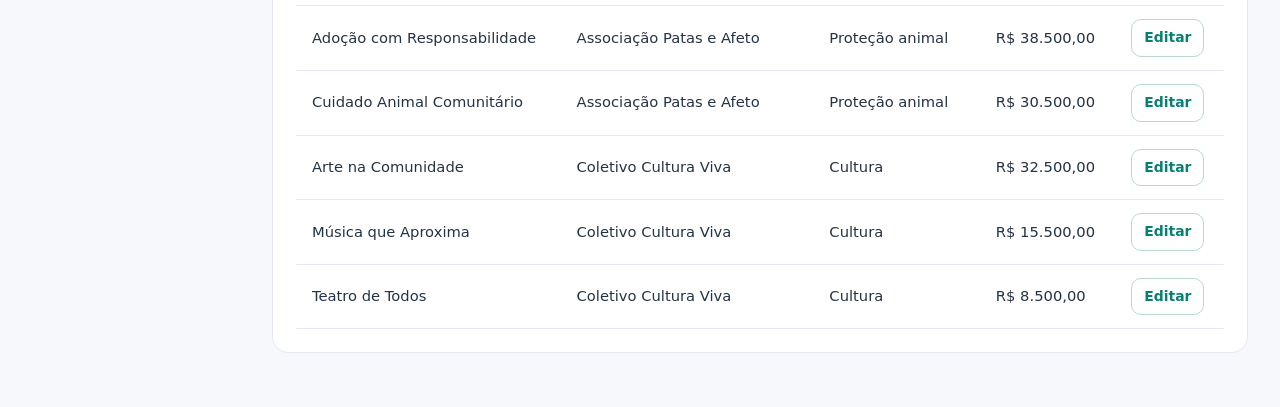
<file: dashboard/projetos.html>
<!doctype html>
<html lang="pt-BR">
  <head>
    <meta charset="UTF-8" />
    <meta name="viewport" content="width=device-width,initial-scale=1" />
    <title>Gerenciar projetos | ONG Connect</title>
    <link rel="stylesheet" href="../assets/css/style.css" />
  </head>
  <body data-page="admin-projects">
    <div class="dashboard-shell">
      <aside class="sidebar">
        <a class="brand" href="index.html"
          ><span class="brand-icon">♥</span> ONG Connect</a
        >
        <nav aria-label="Menu administrativo">
          <a href="index.html">▦ Dashboard</a><a href="ongs.html">▣ ONGs</a
          ><a class="active" aria-current="page" href="projetos.html"
            >▤ Projetos</a
          ><a href="voluntarios.html">♧ Voluntários</a
          ><a href="doacoes.html">♡ Doações</a
          ><a href="relatorios.html">▥ Relatórios</a>
        </nav>
      </aside>
      <main class="dash-main">
        <div class="dash-top">
          <div>
            <h1>Gerenciar projetos</h1>
            <p class="muted" style="margin: 5px 0">
              Ambiente administrativo demonstrativo
            </p>
          </div>
          <div class="admin-header-actions">
            <a
              class="btn btn-outline"
              href="../index.html"
              target="_blank"
              rel="noopener noreferrer"
              >↗ Visualizar site</a
            >
            <div class="account-menu">
              <button
                class="btn btn-outline account-trigger"
                id="account-trigger"
                type="button"
                aria-haspopup="true"
                aria-expanded="false"
              >
                <span aria-hidden="true">◉</span>
                <span id="account-role-label">Administrador geral</span>
                <span aria-hidden="true">⌄</span>
              </button>
              <div class="account-dropdown" id="account-dropdown" hidden>
                <div class="account-summary">
                  <strong id="account-name-label">Usuário Demo</strong
                  ><small id="account-email-label"
                    >admin@ongconnect.com.br</small
                  ><span id="account-role-detail">Administrador geral</span>
                </div>
                <button type="button" class="account-action" id="account-edit">
                  ♙ Minhas informações</button
                ><button
                  type="button"
                  class="account-action account-logout"
                  id="account-logout"
                >
                  ↪ Sair da conta
                </button>
              </div>
            </div>
          </div>
        </div>
        <div class="panel">
          <h2 id="project-form-title">Novo projeto (demonstração)</h2>
          <input type="hidden" id="edit-project-id" />
          <p class="note">
            Selecione a ONG responsável antes de salvar. Os dados ficam salvos
            somente neste navegador.
          </p>
          <form id="project-form" class="form-grid">
            <div class="form-group">
              <label for="ong">ONG responsável pelo projeto *</label
              ><select id="ong" class="field" required></select
              ><small class="muted"
                >Todo projeto deve pertencer a uma ONG cadastrada. O vínculo
                aparecerá no portal e nos relatórios.</small
              >
            </div>
            <div class="form-group">
              <label for="titulo">Título</label
              ><input id="titulo" class="field" maxlength="100" required />
            </div>
            <div class="form-group">
              <label for="categoria">Categoria</label
              ><select id="categoria" class="field">
                <option>Educação</option>
                <option>Meio ambiente</option>
                <option>Assistência social</option>
                <option>Saúde</option>
                <option>Tecnologia</option>
              </select>
            </div>
            <div class="form-group">
              <label for="meta">Meta (R$)</label
              ><input
                id="meta"
                class="field"
                type="number"
                min="1"
                max="10000000"
                value="5000"
                required
              />
            </div>
            <div class="form-group full">
              <label for="descricao">Descrição</label
              ><textarea
                id="descricao"
                class="field"
                rows="3"
                maxlength="500"
                required
              ></textarea>
            </div>
            <div class="full">
              <button class="btn" id="save-project" type="submit">
                Cadastrar projeto
              </button>
              <button
                class="btn btn-outline"
                id="cancel-project"
                type="button"
                hidden
              >
                Cancelar edição
              </button>
            </div>
          </form>
        </div>
        <div class="panel">
          <h2>Projetos cadastrados</h2>
          <div id="admin-projects" class="table-wrap"></div>
        </div>
      </main>
    </div>
    <script src="../assets/js/demo-data.js" defer></script>
    <script src="../assets/js/app.js" defer></script>
    <script src="../assets/js/dashboard.js" defer></script>
    <div class="account-modal" id="account-modal" hidden>
      <div class="account-modal-backdrop"></div>
      <section
        class="account-modal-panel"
        role="dialog"
        aria-modal="true"
        aria-labelledby="account-modal-title"
      >
        <div class="account-modal-head">
          <h2 id="account-modal-title">Minhas informações</h2>
          <button
            type="button"
            class="account-modal-x"
            data-account-close
            aria-label="Fechar"
          >
            ×
          </button>
        </div>
        <form id="account-form" class="account-form">
          <label
            >Nome completo<input
              id="account-name"
              class="field"
              maxlength="100"
              required /></label
          ><label
            >E-mail<input
              id="account-email"
              class="field"
              type="email"
              maxlength="150"
              required /></label
          ><label
            >Telefone<input
              id="account-phone"
              class="field"
              type="tel"
              maxlength="30" /></label
          ><label
            >Foto de perfil (JPG, PNG ou WebP, até 1 MB)<input
              id="account-photo"
              class="field"
              type="file"
              accept="image/jpeg,image/png,image/webp"
          /></label>
          <div class="account-avatar-preview" id="account-avatar-preview">
            Sem foto de perfil
          </div>
          <button
            type="button"
            class="btn btn-outline btn-sm"
            id="account-photo-remove"
          >
            Remover foto</button
          ><label
            >Hierarquia de acesso<input
              id="account-role"
              class="field"
              readonly
          /></label>
          <p class="note">
            Perfil demonstrativo. A hierarquia não pode ser alterada nesta tela.
          </p>
          <div class="account-form-actions">
            <button
              type="button"
              class="btn btn-outline"
              data-account-close
              hidden
            >
              Cancelar</button
            ><button type="submit" class="btn">Salvar alterações</button>
          </div>
        </form>
      </section>
    </div>
    <script src="../assets/js/account.js" defer></script>
  </body>
</html>
</file>
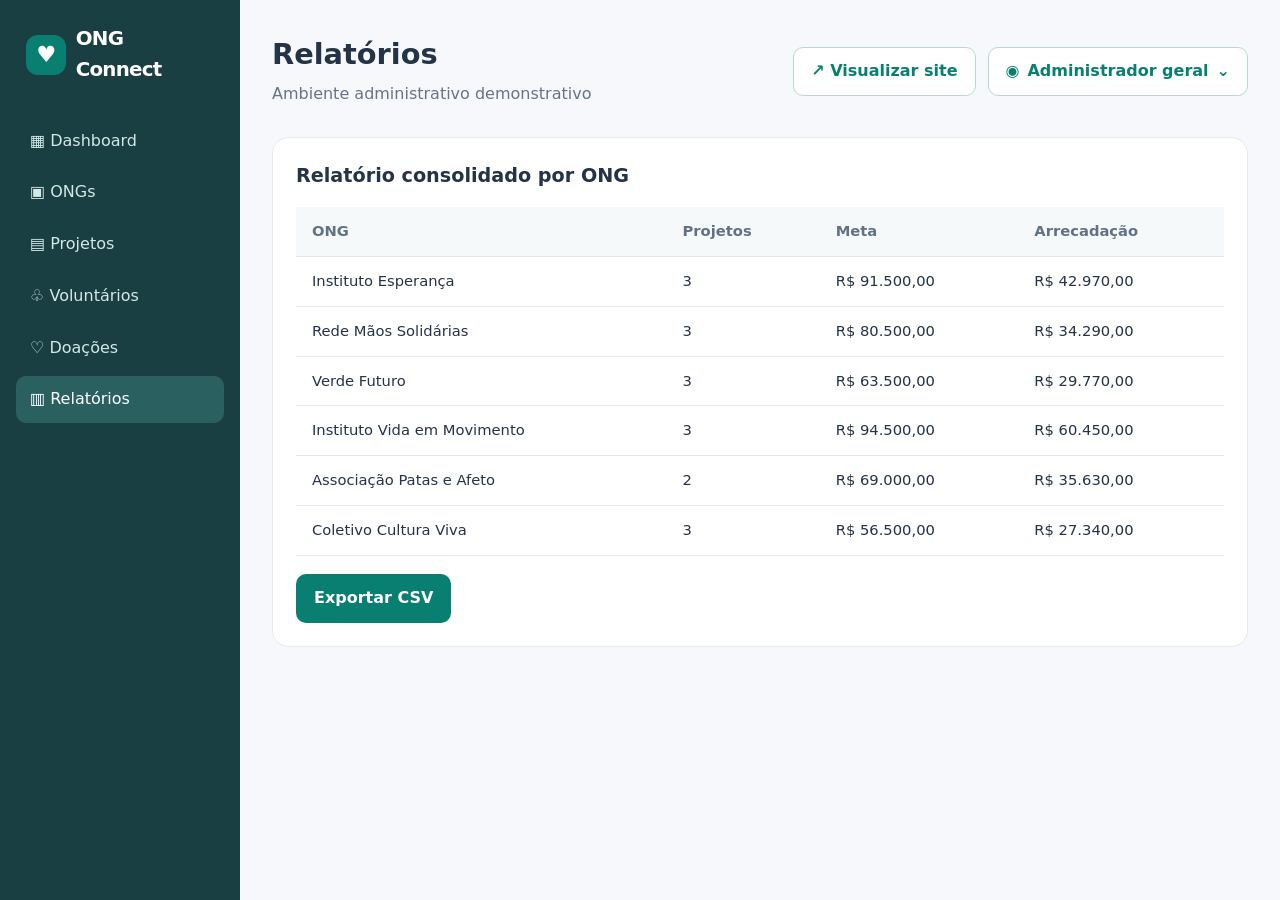
<file: dashboard/relatorios.html>
<!doctype html>
<html lang="pt-BR">
  <head>
    <meta charset="UTF-8" />
    <meta name="viewport" content="width=device-width,initial-scale=1" />
    <title>Relatórios | ONG Connect</title>
    <link rel="stylesheet" href="../assets/css/style.css" />
  </head>
  <body data-page="admin-reports">
    <div class="dashboard-shell">
      <aside class="sidebar">
        <a class="brand" href="index.html"
          ><span class="brand-icon">♥</span> ONG Connect</a
        >
        <nav aria-label="Menu administrativo">
          <a href="index.html">▦ Dashboard</a><a href="ongs.html">▣ ONGs</a
          ><a href="projetos.html">▤ Projetos</a
          ><a href="voluntarios.html">♧ Voluntários</a
          ><a href="doacoes.html">♡ Doações</a
          ><a class="active" aria-current="page" href="relatorios.html"
            >▥ Relatórios</a
          >
        </nav>
      </aside>
      <main class="dash-main">
        <div class="dash-top">
          <div>
            <h1>Relatórios</h1>
            <p class="muted" style="margin: 5px 0">
              Ambiente administrativo demonstrativo
            </p>
          </div>
          <div class="admin-header-actions">
            <a
              class="btn btn-outline"
              href="../index.html"
              target="_blank"
              rel="noopener noreferrer"
              >↗ Visualizar site</a
            >
            <div class="account-menu">
              <button
                class="btn btn-outline account-trigger"
                id="account-trigger"
                type="button"
                aria-haspopup="true"
                aria-expanded="false"
              >
                <span aria-hidden="true">◉</span>
                <span id="account-role-label">Administrador geral</span>
                <span aria-hidden="true">⌄</span>
              </button>
              <div class="account-dropdown" id="account-dropdown" hidden>
                <div class="account-summary">
                  <strong id="account-name-label">Usuário Demo</strong
                  ><small id="account-email-label"
                    >admin@ongconnect.com.br</small
                  ><span id="account-role-detail">Administrador geral</span>
                </div>
                <button type="button" class="account-action" id="account-edit">
                  ♙ Minhas informações</button
                ><button
                  type="button"
                  class="account-action account-logout"
                  id="account-logout"
                >
                  ↪ Sair da conta
                </button>
              </div>
            </div>
          </div>
        </div>
        <div class="panel">
          <h2>Relatório consolidado por ONG</h2>
          <div id="admin-reports"></div>
          <div style="margin-top: 18px">
            <button class="btn" id="export-csv">Exportar CSV</button>
          </div>
        </div>
      </main>
    </div>
    <script src="../assets/js/demo-data.js" defer></script>
    <script src="../assets/js/app.js" defer></script>
    <script src="../assets/js/dashboard.js" defer></script>
    <div class="account-modal" id="account-modal" hidden>
      <div class="account-modal-backdrop"></div>
      <section
        class="account-modal-panel"
        role="dialog"
        aria-modal="true"
        aria-labelledby="account-modal-title"
      >
        <div class="account-modal-head">
          <h2 id="account-modal-title">Minhas informações</h2>
          <button
            type="button"
            class="account-modal-x"
            data-account-close
            aria-label="Fechar"
          >
            ×
          </button>
        </div>
        <form id="account-form" class="account-form">
          <label
            >Nome completo<input
              id="account-name"
              class="field"
              maxlength="100"
              required /></label
          ><label
            >E-mail<input
              id="account-email"
              class="field"
              type="email"
              maxlength="150"
              required /></label
          ><label
            >Telefone<input
              id="account-phone"
              class="field"
              type="tel"
              maxlength="30" /></label
          ><label
            >Foto de perfil (JPG, PNG ou WebP, até 1 MB)<input
              id="account-photo"
              class="field"
              type="file"
              accept="image/jpeg,image/png,image/webp"
          /></label>
          <div class="account-avatar-preview" id="account-avatar-preview">
            Sem foto de perfil
          </div>
          <button
            type="button"
            class="btn btn-outline btn-sm"
            id="account-photo-remove"
          >
            Remover foto</button
          ><label
            >Hierarquia de acesso<input
              id="account-role"
              class="field"
              readonly
          /></label>
          <p class="note">
            Perfil demonstrativo. A hierarquia não pode ser alterada nesta tela.
          </p>
          <div class="account-form-actions">
            <button
              type="button"
              class="btn btn-outline"
              data-account-close
              hidden
            >
              Cancelar</button
            ><button type="submit" class="btn">Salvar alterações</button>
          </div>
        </form>
      </section>
    </div>
    <script src="../assets/js/account.js" defer></script>
  </body>
</html>
</file>
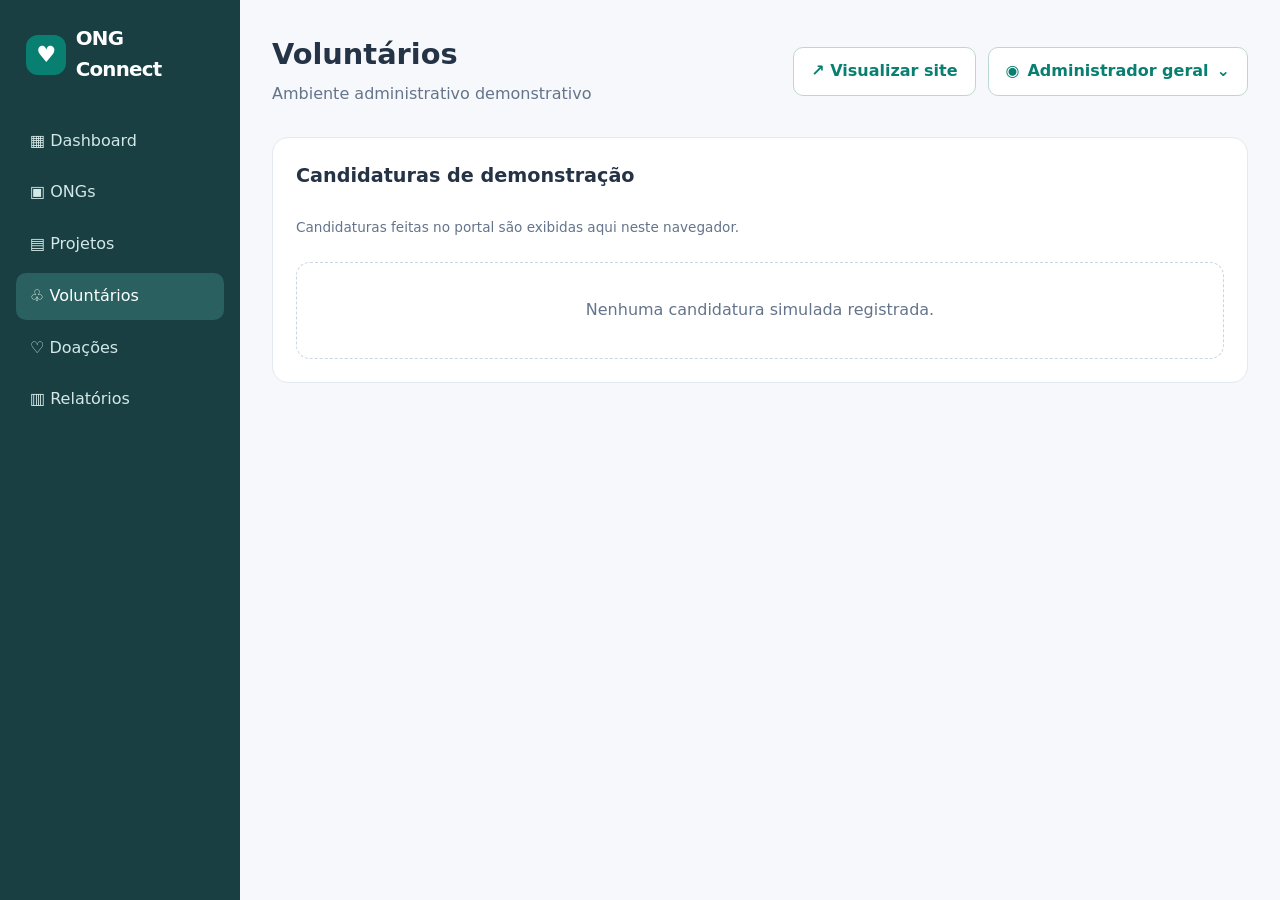
<file: dashboard/voluntarios.html>
<!doctype html>
<html lang="pt-BR">
  <head>
    <meta charset="UTF-8" />
    <meta name="viewport" content="width=device-width,initial-scale=1" />
    <title>Voluntários | ONG Connect</title>
    <link rel="stylesheet" href="../assets/css/style.css" />
  </head>
  <body data-page="admin-volunteers">
    <div class="dashboard-shell">
      <aside class="sidebar">
        <a class="brand" href="index.html"
          ><span class="brand-icon">♥</span> ONG Connect</a
        >
        <nav aria-label="Menu administrativo">
          <a href="index.html">▦ Dashboard</a><a href="ongs.html">▣ ONGs</a
          ><a href="projetos.html">▤ Projetos</a
          ><a class="active" aria-current="page" href="voluntarios.html"
            >♧ Voluntários</a
          ><a href="doacoes.html">♡ Doações</a
          ><a href="relatorios.html">▥ Relatórios</a>
        </nav>
      </aside>
      <main class="dash-main">
        <div class="dash-top">
          <div>
            <h1>Voluntários</h1>
            <p class="muted" style="margin: 5px 0">
              Ambiente administrativo demonstrativo
            </p>
          </div>
          <div class="admin-header-actions">
            <a
              class="btn btn-outline"
              href="../index.html"
              target="_blank"
              rel="noopener noreferrer"
              >↗ Visualizar site</a
            >
            <div class="account-menu">
              <button
                class="btn btn-outline account-trigger"
                id="account-trigger"
                type="button"
                aria-haspopup="true"
                aria-expanded="false"
              >
                <span aria-hidden="true">◉</span>
                <span id="account-role-label">Administrador geral</span>
                <span aria-hidden="true">⌄</span>
              </button>
              <div class="account-dropdown" id="account-dropdown" hidden>
                <div class="account-summary">
                  <strong id="account-name-label">Usuário Demo</strong
                  ><small id="account-email-label"
                    >admin@ongconnect.com.br</small
                  ><span id="account-role-detail">Administrador geral</span>
                </div>
                <button type="button" class="account-action" id="account-edit">
                  ♙ Minhas informações</button
                ><button
                  type="button"
                  class="account-action account-logout"
                  id="account-logout"
                >
                  ↪ Sair da conta
                </button>
              </div>
            </div>
          </div>
        </div>
        <div class="panel">
          <h2>Candidaturas de demonstração</h2>
          <p class="note">
            Candidaturas feitas no portal são exibidas aqui neste navegador.
          </p>
          <div id="admin-volunteers"></div>
        </div>
      </main>
    </div>
    <div class="modal-overlay" id="candidate-modal" hidden>
      <section
        class="modal-dialog"
        role="dialog"
        aria-modal="true"
        aria-labelledby="candidate-modal-title"
      >
        <div class="modal-header">
          <div>
            <h2 id="candidate-modal-title">Dados da candidatura</h2>
            <p>Informações fornecidas pelo voluntário</p>
          </div>
          <button
            class="modal-close"
            id="close-candidate-modal"
            type="button"
            aria-label="Fechar"
          >
            ×
          </button>
        </div>
        <div class="modal-scroll">
          <div id="candidate-details" class="candidate-details"></div>
        </div>
      </section>
    </div>
    <div class="modal-overlay" id="decision-modal" hidden>
      <section
        class="modal-dialog"
        role="dialog"
        aria-modal="true"
        aria-labelledby="decision-title"
      >
        <div class="modal-header">
          <div>
            <h2 id="decision-title">Analisar candidatura</h2>
            <p id="decision-subtitle"></p>
          </div>
          <button
            class="modal-close"
            id="close-decision"
            type="button"
            aria-label="Fechar"
          >
            ×
          </button>
        </div>
        <form id="decision-form" class="modal-scroll">
          <input type="hidden" id="decision-id" /><input
            type="hidden"
            id="decision-status"
          />
          <div class="form-grid">
            <div class="form-group full">
              <label for="decision-reviewer">Responsável pela decisão *</label
              ><input
                class="field"
                id="decision-reviewer"
                maxlength="100"
                autocomplete="name"
                required
                placeholder="Nome de quem está analisando"
              />
            </div>
            <div class="form-group full">
              <label for="decision-reason">Justificativa da decisão *</label
              ><textarea
                class="field"
                id="decision-reason"
                rows="4"
                minlength="10"
                maxlength="1000"
                required
                placeholder="Descreva os critérios utilizados para a decisão"
              ></textarea>
            </div>
          </div>
          <p class="modal-note">
            Data e hora serão registradas automaticamente. Histórico
            demonstrativo salvo neste navegador, sem autenticação ou auditoria
            inviolável.
          </p>
          <div class="modal-actions">
            <button
              class="btn btn-outline"
              type="button"
              id="cancel-decision"
              hidden
            >
              Cancelar</button
            ><button class="btn" type="submit" id="confirm-decision">
              Confirmar
            </button>
          </div>
        </form>
      </section>
    </div>
    <script src="../assets/js/demo-data.js" defer></script>
    <script src="../assets/js/app.js" defer></script>
    <script src="../assets/js/dashboard.js" defer></script>
    <div class="account-modal" id="account-modal" hidden>
      <div class="account-modal-backdrop"></div>
      <section
        class="account-modal-panel"
        role="dialog"
        aria-modal="true"
        aria-labelledby="account-modal-title"
      >
        <div class="account-modal-head">
          <h2 id="account-modal-title">Minhas informações</h2>
          <button
            type="button"
            class="account-modal-x"
            data-account-close
            aria-label="Fechar"
          >
            ×
          </button>
        </div>
        <form id="account-form" class="account-form">
          <label
            >Nome completo<input
              id="account-name"
              class="field"
              maxlength="100"
              required /></label
          ><label
            >E-mail<input
              id="account-email"
              class="field"
              type="email"
              maxlength="150"
              required /></label
          ><label
            >Telefone<input
              id="account-phone"
              class="field"
              type="tel"
              maxlength="30" /></label
          ><label
            >Foto de perfil (JPG, PNG ou WebP, até 1 MB)<input
              id="account-photo"
              class="field"
              type="file"
              accept="image/jpeg,image/png,image/webp"
          /></label>
          <div class="account-avatar-preview" id="account-avatar-preview">
            Sem foto de perfil
          </div>
          <button
            type="button"
            class="btn btn-outline btn-sm"
            id="account-photo-remove"
          >
            Remover foto</button
          ><label
            >Hierarquia de acesso<input
              id="account-role"
              class="field"
              readonly
          /></label>
          <p class="note">
            Perfil demonstrativo. A hierarquia não pode ser alterada nesta tela.
          </p>
          <div class="account-form-actions">
            <button
              type="button"
              class="btn btn-outline"
              data-account-close
              hidden
            >
              Cancelar</button
            ><button type="submit" class="btn">Salvar alterações</button>
          </div>
        </form>
      </section>
    </div>
    <script src="../assets/js/account.js" defer></script>
  </body>
</html>
</file>
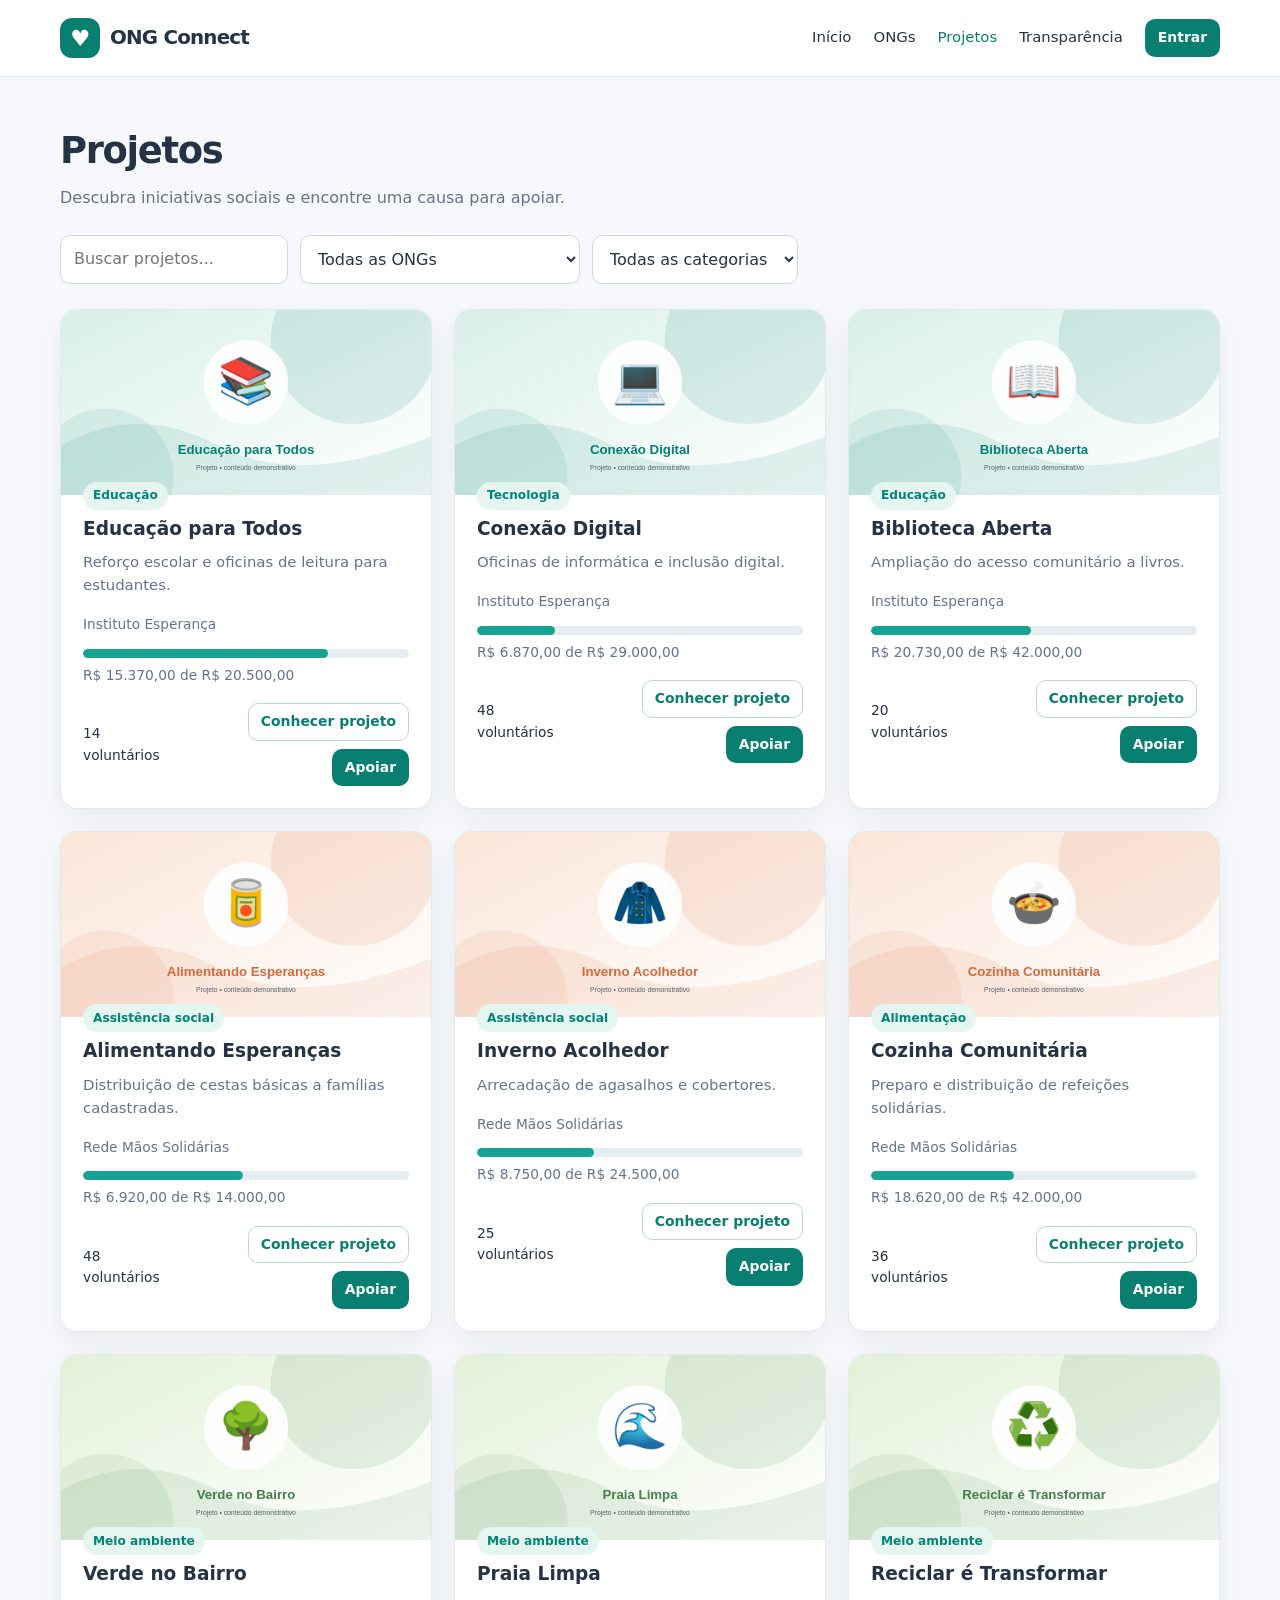
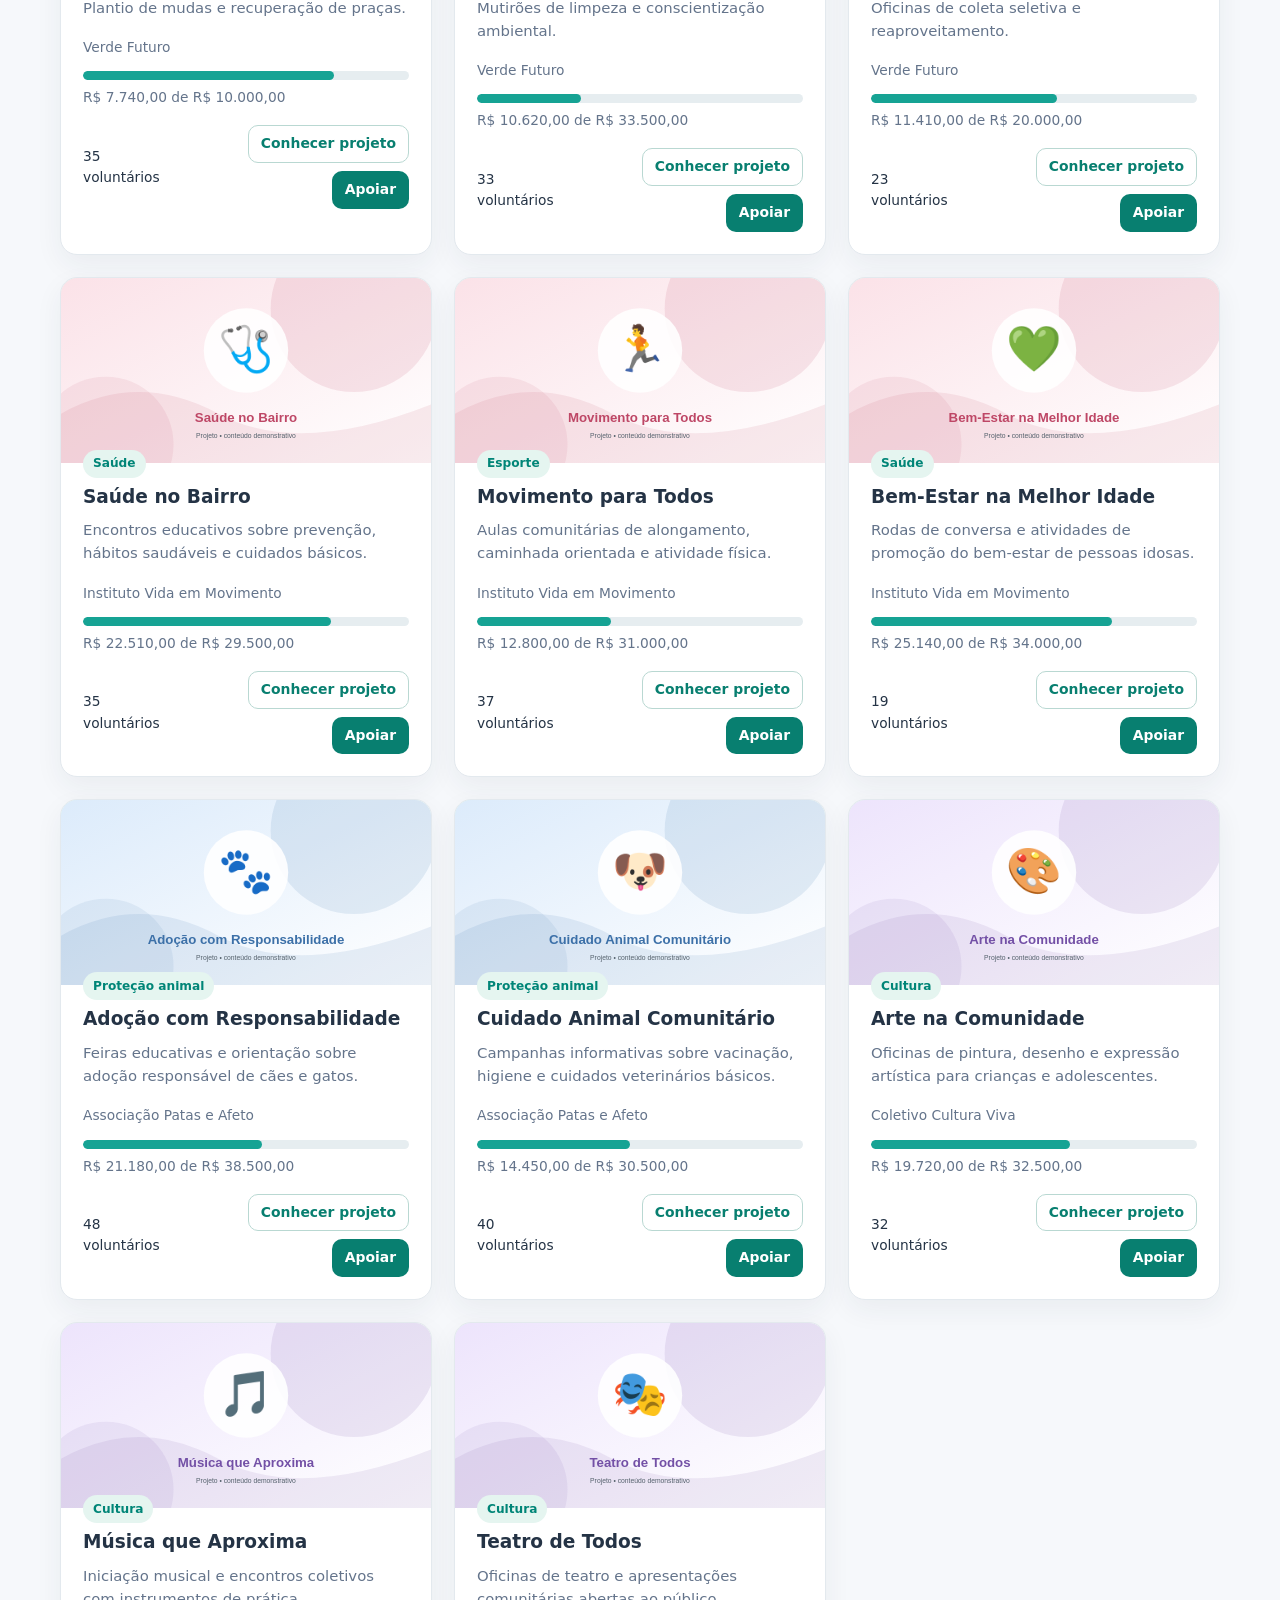
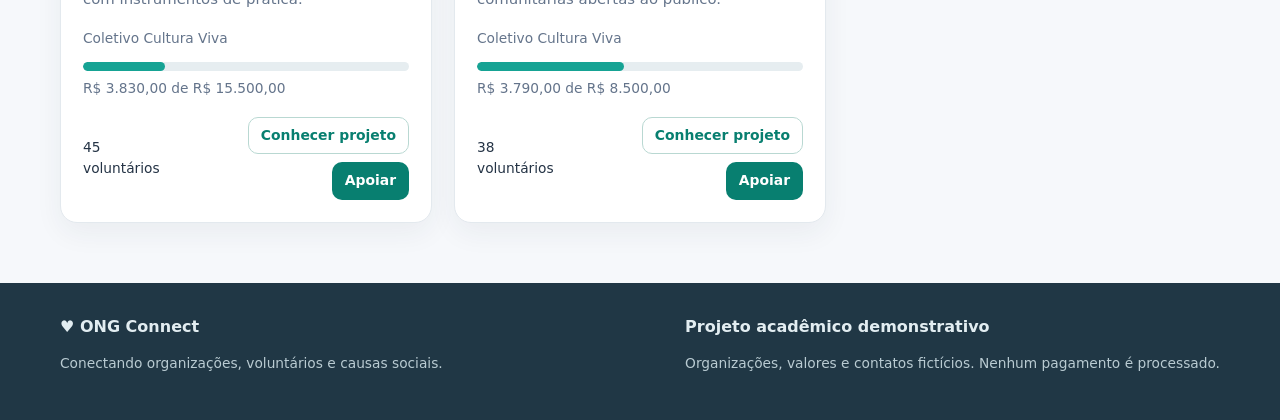
<file: pages/campanhas.html>
<!doctype html>
<html lang="pt-BR">
  <head>
    <meta charset="utf-8" />
    <meta name="viewport" content="width=device-width,initial-scale=1" />
    <title>Projetos | ONG Connect</title>
    <meta http-equiv="refresh" content="0;url=projetos.html" />
  </head>
  <body>
    <p>
      As doações agora são feitas nos
      <a href="projetos.html">cartões de projetos</a>.
    </p>
    <script>
      location.replace("projetos.html" + location.search);
    </script>
  </body>
</html>
</file>
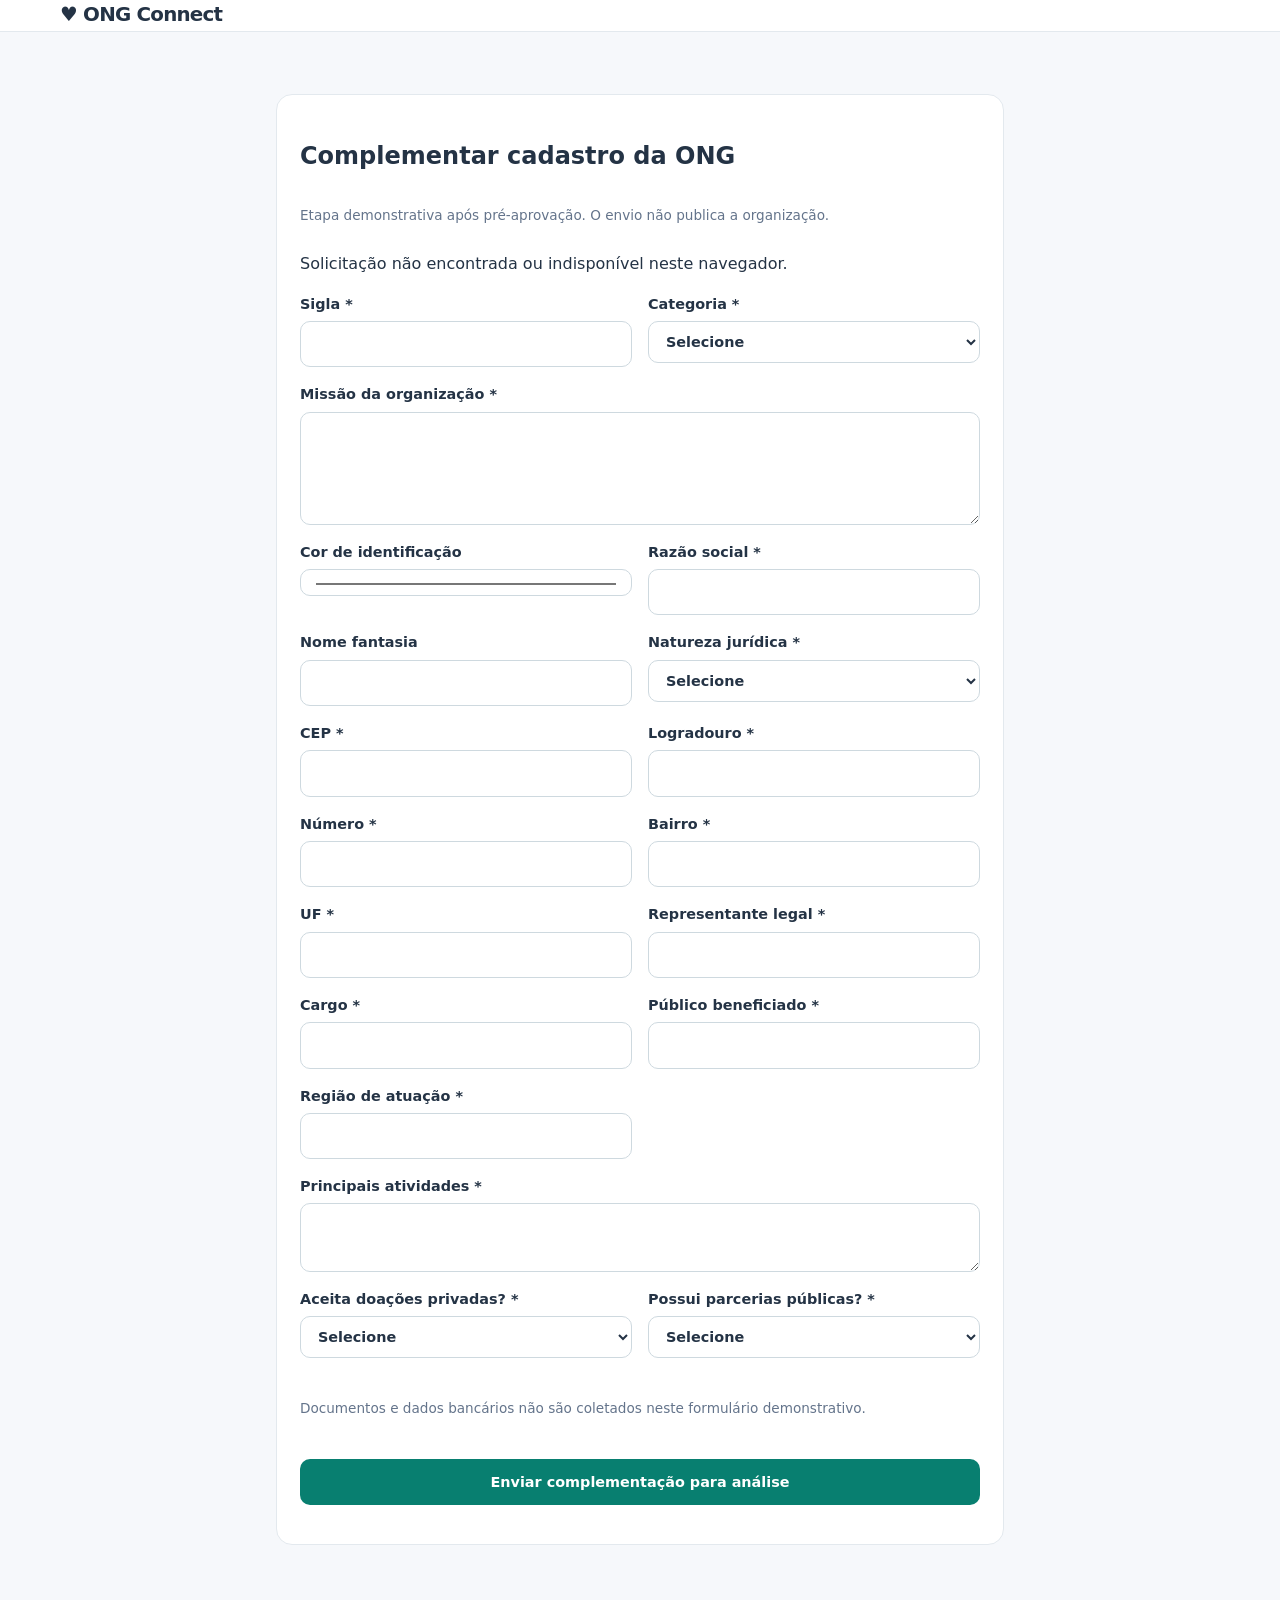
<file: pages/complementar-ong.html>
<!doctype html>
<html lang="pt-BR">
  <head>
    <meta charset="utf-8" />
    <meta name="viewport" content="width=device-width,initial-scale=1" />
    <title>Complementar cadastro | ONG Connect</title>
    <link rel="stylesheet" href="../assets/css/style.css" />
  </head>
  <body>
    <header class="site-header">
      <div class="container">
        <a class="brand" href="../index.html">♥ ONG Connect</a>
      </div>
    </header>
    <main class="container" style="max-width: 760px; padding: 40px 16px">
      <section class="panel">
        <h1>Complementar cadastro da ONG</h1>
        <p class="note">
          Etapa demonstrativa após pré-aprovação. O envio não publica a
          organização.
        </p>
        <p id="request-info"></p>
        <form id="completion-form" class="form-grid" hidden>
          <div class="form-group">
            <label>Sigla *</label
            ><input class="field" name="sigla" maxlength="12" required />
          </div>
          <div class="form-group">
            <label>Categoria *</label
            ><select class="field" name="categoria" required>
              <option value="">Selecione</option>
              <option>Educação</option>
              <option>Assistência social</option>
              <option>Meio ambiente</option>
              <option>Saúde</option>
              <option>Cultura</option>
              <option>Proteção animal</option>
              <option>Tecnologia</option>
              <option>Outros</option>
            </select>
          </div>
          <div class="form-group full">
            <label>Missão da organização *</label
            ><textarea
              class="field"
              name="missao"
              maxlength="300"
              rows="4"
              required
            ></textarea>
          </div>
          <div class="form-group">
            <label>Cor de identificação</label
            ><input class="field" name="cor" type="color" value="#087f70" />
          </div>
          <div class="form-group">
            <label>Razão social *</label
            ><input class="field" name="razaoSocial" required />
          </div>
          <div class="form-group">
            <label>Nome fantasia</label
            ><input class="field" name="nomeFantasia" />
          </div>
          <div class="form-group">
            <label>Natureza jurídica *</label
            ><select class="field" name="naturezaJuridica" required>
              <option value="">Selecione</option>
              <option>Associação privada</option>
              <option>Fundação privada</option>
              <option>Organização religiosa</option>
              <option>Outra</option>
            </select>
          </div>
          <div class="form-group">
            <label>CEP *</label
            ><input class="field" name="cep" maxlength="9" required />
          </div>
          <div class="form-group">
            <label>Logradouro *</label
            ><input class="field" name="logradouro" required />
          </div>
          <div class="form-group">
            <label>Número *</label
            ><input class="field" name="numero" required />
          </div>
          <div class="form-group">
            <label>Bairro *</label
            ><input class="field" name="bairro" required />
          </div>
          <div class="form-group">
            <label>UF *</label
            ><input class="field" name="uf" maxlength="2" required />
          </div>
          <div class="form-group">
            <label>Representante legal *</label
            ><input class="field" name="representante" required />
          </div>
          <div class="form-group">
            <label>Cargo *</label><input class="field" name="cargo" required />
          </div>
          <div class="form-group">
            <label>Público beneficiado *</label
            ><input class="field" name="publicoBeneficiado" required />
          </div>
          <div class="form-group">
            <label>Região de atuação *</label
            ><input class="field" name="regiaoAtuacao" required />
          </div>
          <div class="form-group full">
            <label>Principais atividades *</label
            ><textarea class="field" name="atividades" required></textarea>
          </div>
          <div class="form-group">
            <label>Aceita doações privadas? *</label
            ><select class="field" name="aceitaDoacoes" required>
              <option value="">Selecione</option>
              <option>Sim</option>
              <option>Não</option>
            </select>
          </div>
          <div class="form-group">
            <label>Possui parcerias públicas? *</label
            ><select class="field" name="possuiParcerias" required>
              <option value="">Selecione</option>
              <option>Sim</option>
              <option>Não</option>
            </select>
          </div>
          <div class="form-group" data-public-partner hidden>
            <label>Órgão público parceiro *</label
            ><input class="field" name="orgaoParceiro" />
          </div>
          <div class="form-group" data-public-partner hidden>
            <label>Identificação da parceria *</label
            ><input class="field" name="identificacaoParceria" />
          </div>
          <p class="note full">
            Documentos e dados bancários não são coletados neste formulário
            demonstrativo.
          </p>
          <div class="form-group full">
            <button class="btn" type="submit">
              Enviar complementação para análise
            </button>
          </div>
        </form>
        <p id="completion-message" role="status"></p>
      </section>
    </main>
    <script src="../assets/js/demo-data.js"></script>
    <script src="../assets/js/app.js"></script>
    <script src="../assets/js/complementar-ong.js"></script>
  </body>
</html>
</file>
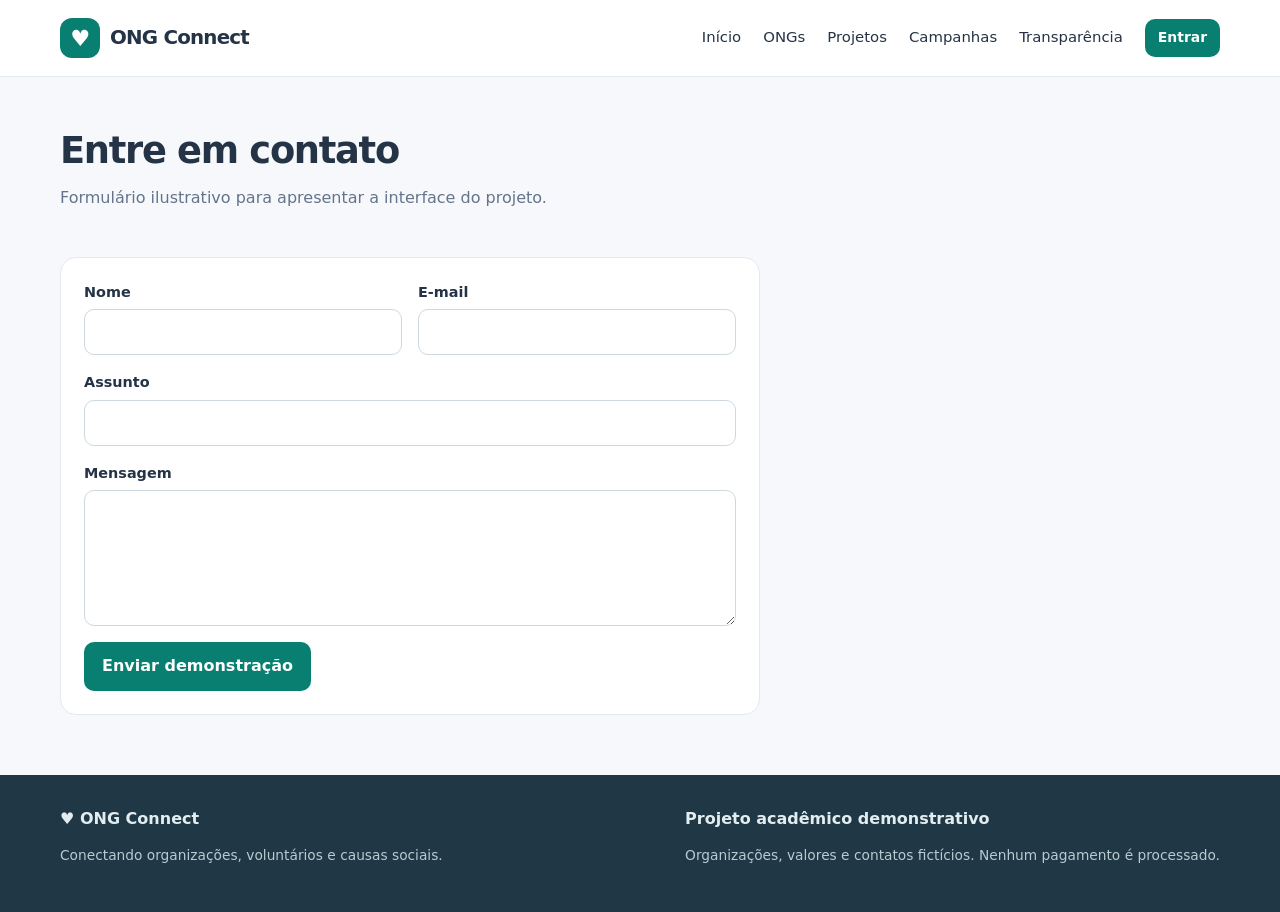
<file: pages/contato.html>
<!doctype html>
<html lang="pt-BR">
  <head>
    <meta charset="utf-8" />
    <meta content="width=device-width, initial-scale=1" name="viewport" />
    <meta
      content="ONG Connect - plataforma demonstrativa para organizações sociais, voluntários e doadores."
      name="description"
    />
    <title>Contato | ONG Connect</title>
    <link href="../assets/css/style.css" rel="stylesheet" />
  </head>
  <body data-page="contato">
    <header class="site-header">
      <div class="container nav">
        <a class="brand" href="../index.html"
          ><span aria-hidden="true" class="brand-icon">♥</span> ONG Connect</a
        ><button
          aria-controls="nav-links"
          aria-expanded="false"
          aria-label="Abrir menu"
          class="mobile-toggle"
          id="mobile-toggle"
        >
          ☰
        </button>
        <nav aria-label="Navegação principal" class="nav-links" id="nav-links">
          <a class="" href="../index.html">Início</a
          ><a class="" href="../pages/ongs.html">ONGs</a
          ><a class="" href="../pages/projetos.html">Projetos</a
          ><a class="" href="../pages/campanhas.html">Campanhas</a
          ><a class="" href="../pages/transparencia.html">Transparência</a
          ><button class="btn btn-sm" data-login-open="" type="button">
            Entrar
          </button>
        </nav>
      </div>
    </header>
    <main id="main">
      <div class="container">
        <div class="page-heading">
          <h1>Entre em contato</h1>
          <p>Formulário ilustrativo para apresentar a interface do projeto.</p>
        </div>
        <div class="panel" style="max-width: 700px">
          <form class="form-grid" id="contact-form">
            <div class="form-group">
              <label for="nome">Nome</label
              ><input class="field" id="nome" maxlength="100" required="" />
            </div>
            <div class="form-group">
              <label for="email">E-mail</label
              ><input class="field" id="email" required="" type="email" />
            </div>
            <div class="form-group full">
              <label for="assunto">Assunto</label
              ><input class="field" id="assunto" required="" />
            </div>
            <div class="form-group full">
              <label for="mensagem">Mensagem</label
              ><textarea
                class="field"
                id="mensagem"
                required=""
                rows="5"
              ></textarea>
            </div>
            <div class="full">
              <button class="btn" type="submit">Enviar demonstração</button>
            </div>
          </form>
        </div>
      </div>
    </main>
    <footer class="site-footer">
      <div class="container footer-inner">
        <div>
          <strong>♥ ONG Connect</strong>
          <p>Conectando organizações, voluntários e causas sociais.</p>
        </div>
        <div>
          <strong>Projeto acadêmico demonstrativo</strong>
          <p>
            Organizações, valores e contatos fictícios. Nenhum pagamento é
            processado.
          </p>
        </div>
      </div>
    </footer>
    <script src="../assets/js/demo-data.js" defer></script>
    <script defer="" src="../assets/js/app.js"></script>
    <script defer="" src="../assets/js/login-modal.js"></script>
  </body>
</html>
</file>
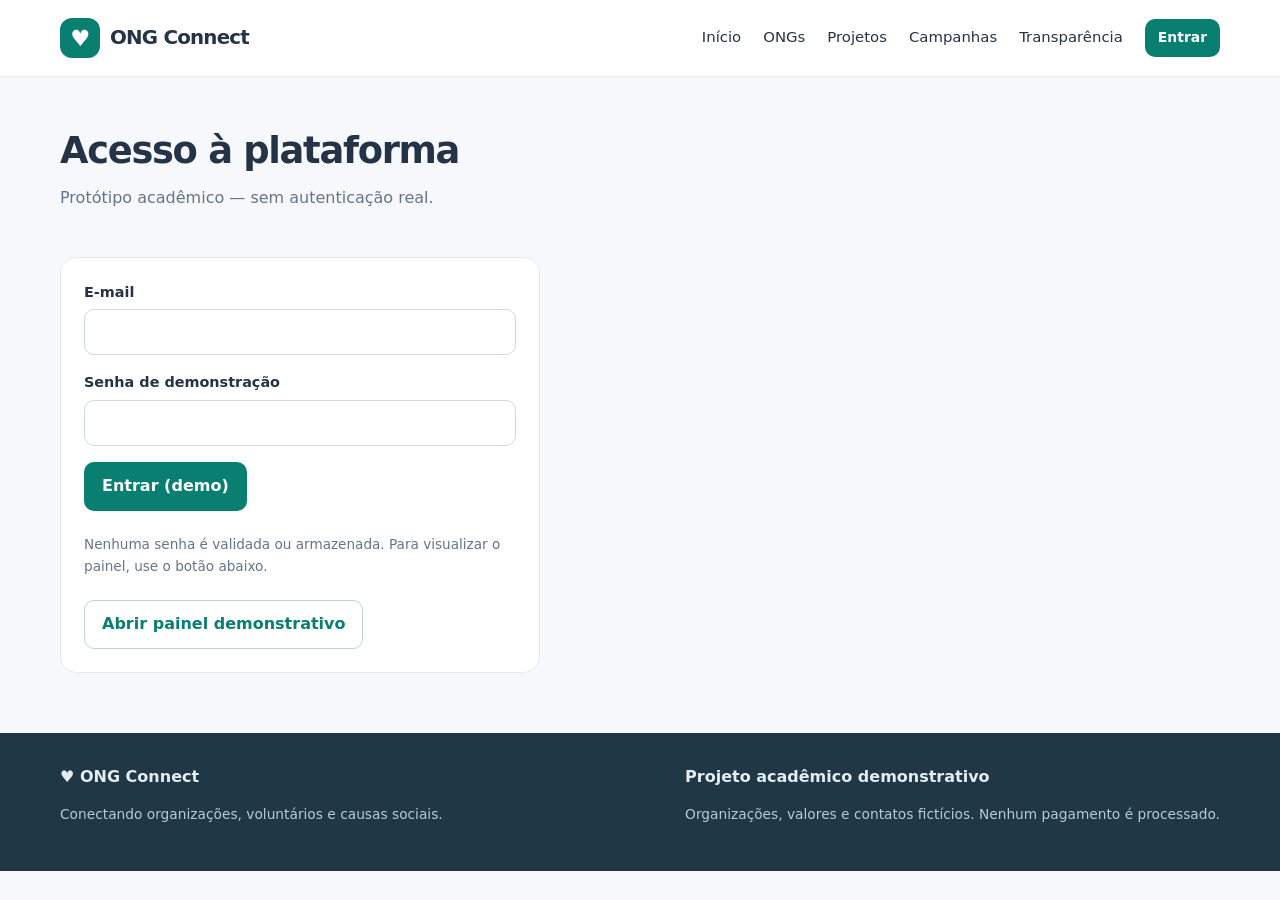
<file: pages/login.html>
<!doctype html>
<html lang="pt-BR">
  <head>
    <meta charset="utf-8" />
    <meta content="width=device-width, initial-scale=1" name="viewport" />
    <meta
      content="ONG Connect - plataforma demonstrativa para organizações sociais, voluntários e doadores."
      name="description"
    />
    <title>Entrar | ONG Connect</title>
    <link href="../assets/css/style.css" rel="stylesheet" />
  </head>
  <body data-page="login">
    <header class="site-header">
      <div class="container nav">
        <a class="brand" href="../index.html"
          ><span aria-hidden="true" class="brand-icon">♥</span> ONG Connect</a
        ><button
          aria-controls="nav-links"
          aria-expanded="false"
          aria-label="Abrir menu"
          class="mobile-toggle"
          id="mobile-toggle"
        >
          ☰
        </button>
        <nav aria-label="Navegação principal" class="nav-links" id="nav-links">
          <a class="" href="../index.html">Início</a
          ><a class="" href="../pages/ongs.html">ONGs</a
          ><a class="" href="../pages/projetos.html">Projetos</a
          ><a class="" href="../pages/campanhas.html">Campanhas</a
          ><a class="" href="../pages/transparencia.html">Transparência</a
          ><button class="btn btn-sm" data-login-open="" type="button">
            Entrar
          </button>
        </nav>
      </div>
    </header>
    <main id="main">
      <div class="container">
        <div class="page-heading">
          <h1>Acesso à plataforma</h1>
          <p>Protótipo acadêmico — sem autenticação real.</p>
        </div>
        <div class="panel" style="max-width: 480px">
          <form class="form-grid" id="login-form">
            <div class="form-group full">
              <label for="email">E-mail</label
              ><input class="field" id="email" required="" type="email" />
            </div>
            <div class="form-group full">
              <label for="senha">Senha de demonstração</label
              ><input class="field" id="senha" required="" type="password" />
            </div>
            <div class="full">
              <button class="btn" type="submit">Entrar (demo)</button>
            </div>
          </form>
          <p class="note">
            Nenhuma senha é validada ou armazenada. Para visualizar o painel,
            use o botão abaixo.
          </p>
          <a class="btn btn-outline" href="../dashboard/index.html"
            >Abrir painel demonstrativo</a
          >
        </div>
      </div>
    </main>
    <footer class="site-footer">
      <div class="container footer-inner">
        <div>
          <strong>♥ ONG Connect</strong>
          <p>Conectando organizações, voluntários e causas sociais.</p>
        </div>
        <div>
          <strong>Projeto acadêmico demonstrativo</strong>
          <p>
            Organizações, valores e contatos fictícios. Nenhum pagamento é
            processado.
          </p>
        </div>
      </div>
    </footer>
    <script src="../assets/js/demo-data.js" defer></script>
    <script defer="" src="../assets/js/app.js"></script>
    <script defer="" src="../assets/js/login-modal.js"></script>
  </body>
</html>
</file>
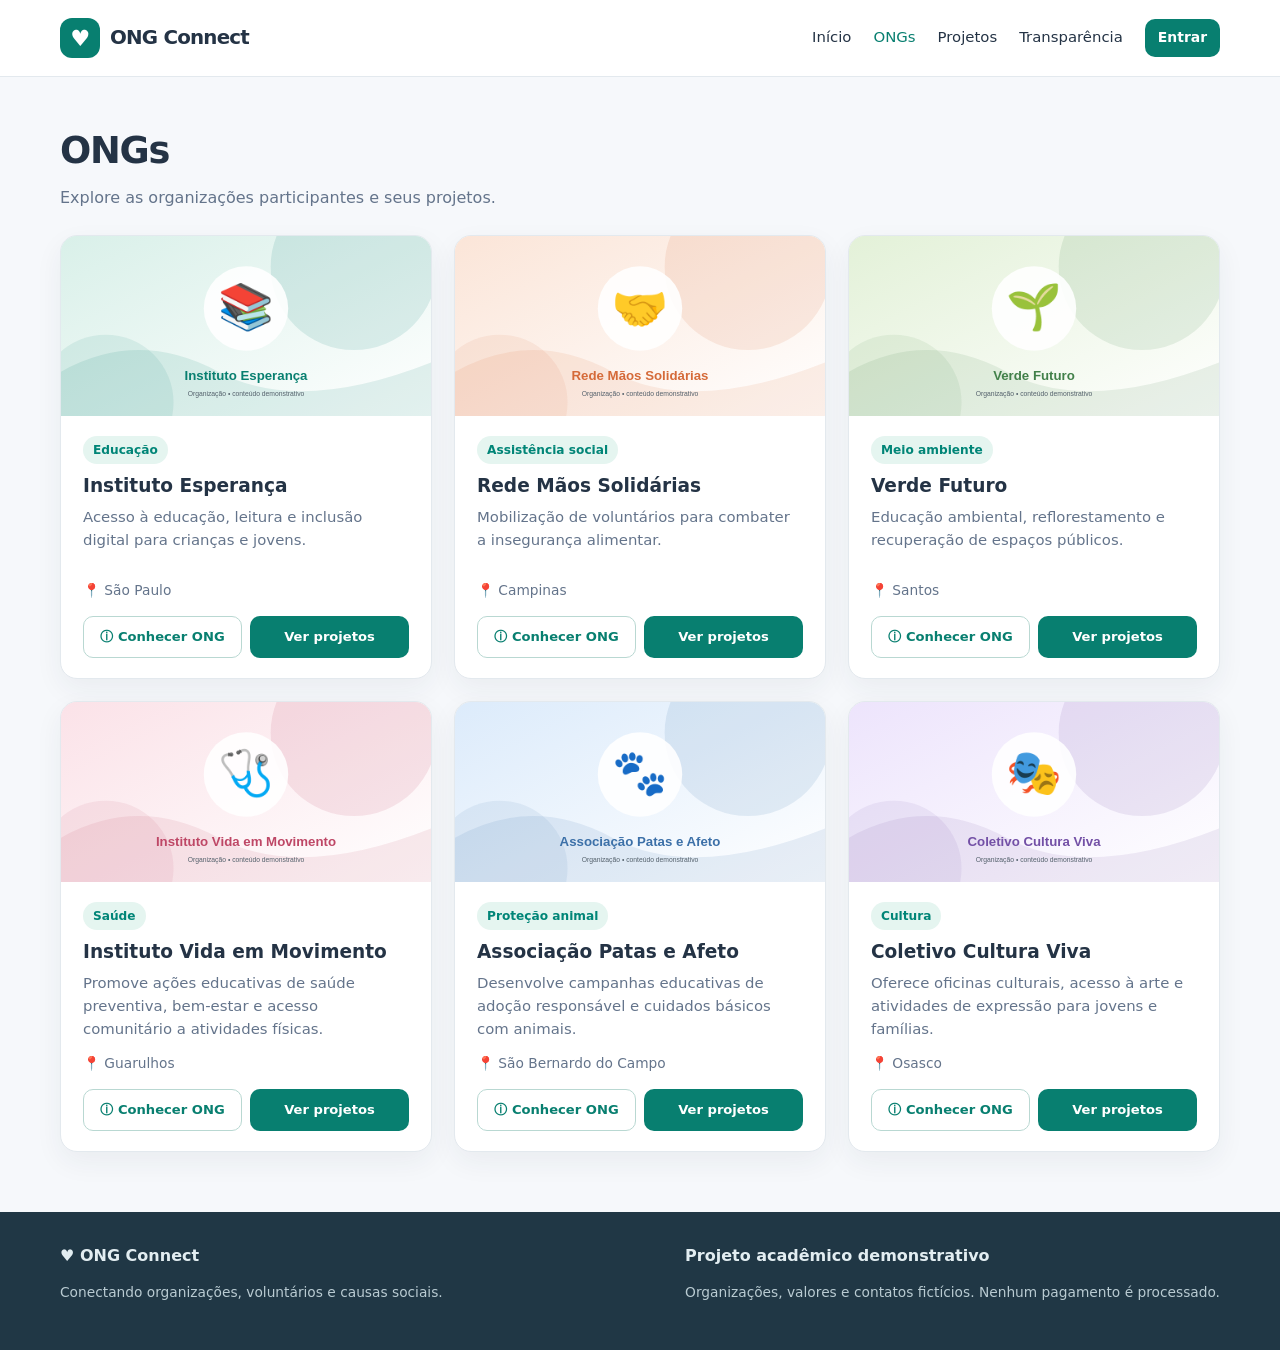
<file: pages/ongs.html>
<!doctype html>

<html lang="pt-BR">
  <head>
    <meta charset="utf-8" />
    <meta content="width=device-width, initial-scale=1" name="viewport" />
    <meta
      content="ONG Connect - plataforma demonstrativa para organizações sociais, voluntários e doadores."
      name="description"
    />
    <title>ONGs | ONG Connect</title>
    <link href="../assets/css/style.css" rel="stylesheet" />
  </head>
  <body data-page="ongs">
    <header class="site-header">
      <div class="container nav">
        <a class="brand" href="../index.html"
          ><span aria-hidden="true" class="brand-icon">♥</span> ONG Connect</a
        ><button
          aria-controls="nav-links"
          aria-expanded="false"
          aria-label="Abrir menu"
          class="mobile-toggle"
          id="mobile-toggle"
        >
          ☰
        </button>
        <nav aria-label="Navegação principal" class="nav-links" id="nav-links">
          <a class="" href="../index.html">Início</a
          ><a class="active" href="../pages/ongs.html">ONGs</a
          ><a class="" href="../pages/projetos.html">Projetos</a
          ><a class="" href="../pages/transparencia.html">Transparência</a
          ><button class="btn btn-sm" data-login-open="" type="button">
            Entrar
          </button>
        </nav>
      </div>
    </header>
    <main id="main">
      <div class="container">
        <div class="page-heading">
          <h1>ONGs</h1>
          <p>Explore as organizações participantes e seus projetos.</p>
        </div>
        <div aria-live="polite" class="grid" id="content"></div>
      </div>
    </main>
    <footer class="site-footer">
      <div class="container footer-inner">
        <div>
          <strong>♥ ONG Connect</strong>
          <p>Conectando organizações, voluntários e causas sociais.</p>
        </div>
        <div>
          <strong>Projeto acadêmico demonstrativo</strong>
          <p>
            Organizações, valores e contatos fictícios. Nenhum pagamento é
            processado.
          </p>
        </div>
      </div>
    </footer>
    <script src="../assets/js/demo-data.js" defer></script>
    <script defer="" src="../assets/js/app.js"></script>
    <script defer="" src="../assets/js/login-modal.js"></script>
    <div class="modal-overlay" hidden="" id="donation-modal">
      <section
        aria-labelledby="donation-modal-title"
        aria-modal="true"
        class="modal-dialog billing-dialog"
        role="dialog"
      >
        <div class="modal-header">
          <div>
            <h2 id="donation-modal-title">Apoiar projeto</h2>
            <p>Nenhum pagamento será processado ou enviado.</p>
          </div>
          <button
            aria-label="Fechar"
            class="modal-close"
            id="donation-modal-close"
            type="button"
          >
            ×
          </button>
        </div>
        <div class="modal-scroll" id="donation-choose-step">
          <div class="selected-opportunity">
            <strong id="donation-choice-project"></strong
            ><span id="donation-choice-ong"></span
            ><span id="donation-choice-progress"></span>
          </div>
          <p class="modal-note">
            Selecione um valor para contribuir. Nenhum pagamento real será
            realizado.
          </p>
          <div class="form-group">
            <label for="donation-choice-amount"
              >Valor da contribuição simulada</label
            ><select class="field" id="donation-choice-amount">
              <option value="5">R$ 5,00</option>
              <option value="10">R$ 10,00</option>
              <option selected="" value="25">R$ 25,00</option>
              <option value="50">R$ 50,00</option>
              <option value="100">R$ 100,00</option>
              <option value="other">Outro valor</option>
            </select>
          </div>
          <div
            class="form-group donation-other"
            hidden=""
            id="donation-choice-other"
          >
            <label for="donation-choice-custom">Informe o valor (R$)</label
            ><input
              class="field"
              id="donation-choice-custom"
              max="100000"
              min="0.01"
              placeholder="Ex.: 150,00"
              step="0.01"
              type="number"
            />
          </div>
          <div class="modal-actions">
            <button
              class="btn btn-outline"
              id="donation-choice-cancel"
              type="button"
              hidden
            >
              Cancelar</button
            ><button class="btn" id="donation-choice-next" type="button">
              Continuar para dados de envio
            </button>
          </div>
        </div>
        <div class="modal-scroll" hidden="" id="donation-billing-step">
          <div class="selected-opportunity">
            <strong id="donation-modal-project"></strong
            ><span id="donation-modal-ong"></span
            ><span>Valor: <b id="donation-modal-amount"></b></span>
          </div>
          <form id="donation-billing-form">
            <div class="form-grid">
              <div class="form-group full">
                <label for="billing-name">Nome completo *</label
                ><input
                  autocomplete="name"
                  class="field"
                  id="billing-name"
                  name="nome"
                  required=""
                />
              </div>
              <div class="form-group">
                <label for="billing-email">E-mail *</label
                ><input
                  autocomplete="email"
                  class="field"
                  id="billing-email"
                  name="email"
                  required=""
                  type="email"
                />
              </div>
              <div class="form-group">
                <label for="billing-phone">Telefone *</label
                ><input
                  autocomplete="tel"
                  class="field"
                  id="billing-phone"
                  name="telefone"
                  required=""
                  type="tel"
                />
              </div>
              <div class="form-group">
                <label for="billing-zip">CEP</label
                ><input
                  autocomplete="postal-code"
                  class="field"
                  id="billing-zip"
                  inputmode="numeric"
                  name="cep"
                  placeholder="00000-000"
                />
              </div>
              <div class="form-group">
                <label for="billing-city">Cidade</label
                ><input
                  autocomplete="address-level2"
                  class="field"
                  id="billing-city"
                  name="cidade"
                />
              </div>
              <div class="form-group">
                <label for="billing-state">Estado</label
                ><select class="field" id="billing-state" name="estado">
                  <option value="">Selecione</option>
                  <option>SP</option>
                  <option>RJ</option>
                  <option>MG</option>
                  <option>ES</option>
                  <option>PR</option>
                  <option>SC</option>
                  <option>RS</option>
                  <option>BA</option>
                  <option>DF</option>
                  <option>Outro</option>
                </select>
              </div>
              <div class="form-group">
                <label for="billing-method">Forma de pagamento fictícia</label
                ><select class="field" id="billing-method" name="forma">
                  <option>PIX (simulado)</option>
                  <option>Boleto (simulado)</option>
                  <option>Cartão (simulado, sem dados de cartão)</option>
                </select>
              </div>
            </div>
            <p class="modal-note">
              Ambiente acadêmico. Não informe dados bancários ou de cartão. Os
              dados pessoais deste formulário não serão armazenados; somente o
              valor e o projeto da doação simulada serão registrados.
            </p>
            <div class="modal-actions">
              <button
                class="btn btn-outline"
                id="donation-modal-cancel"
                type="button"
              >
                Voltar</button
              ><button class="btn" type="submit">Confirmar simulação</button>
            </div>
          </form>
        </div>
      </section>
    </div>
  </body>
</html>
</file>
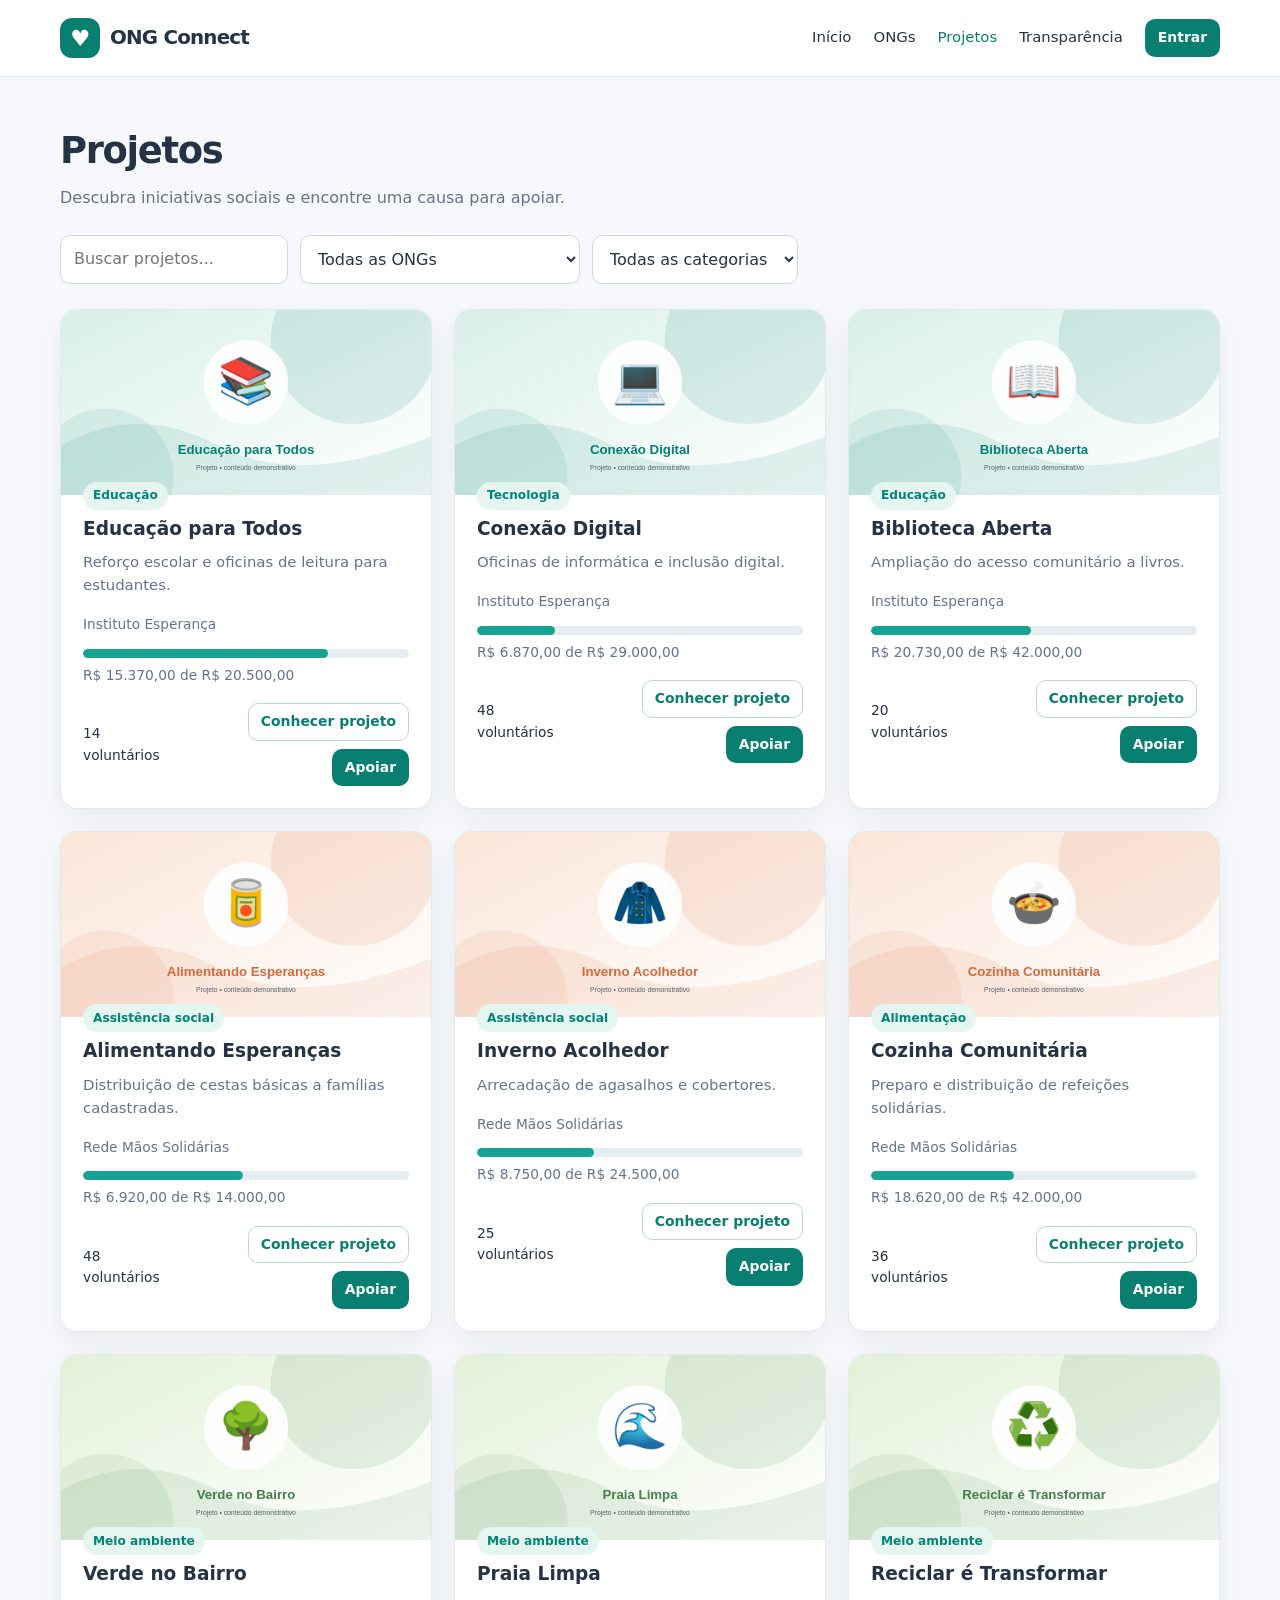
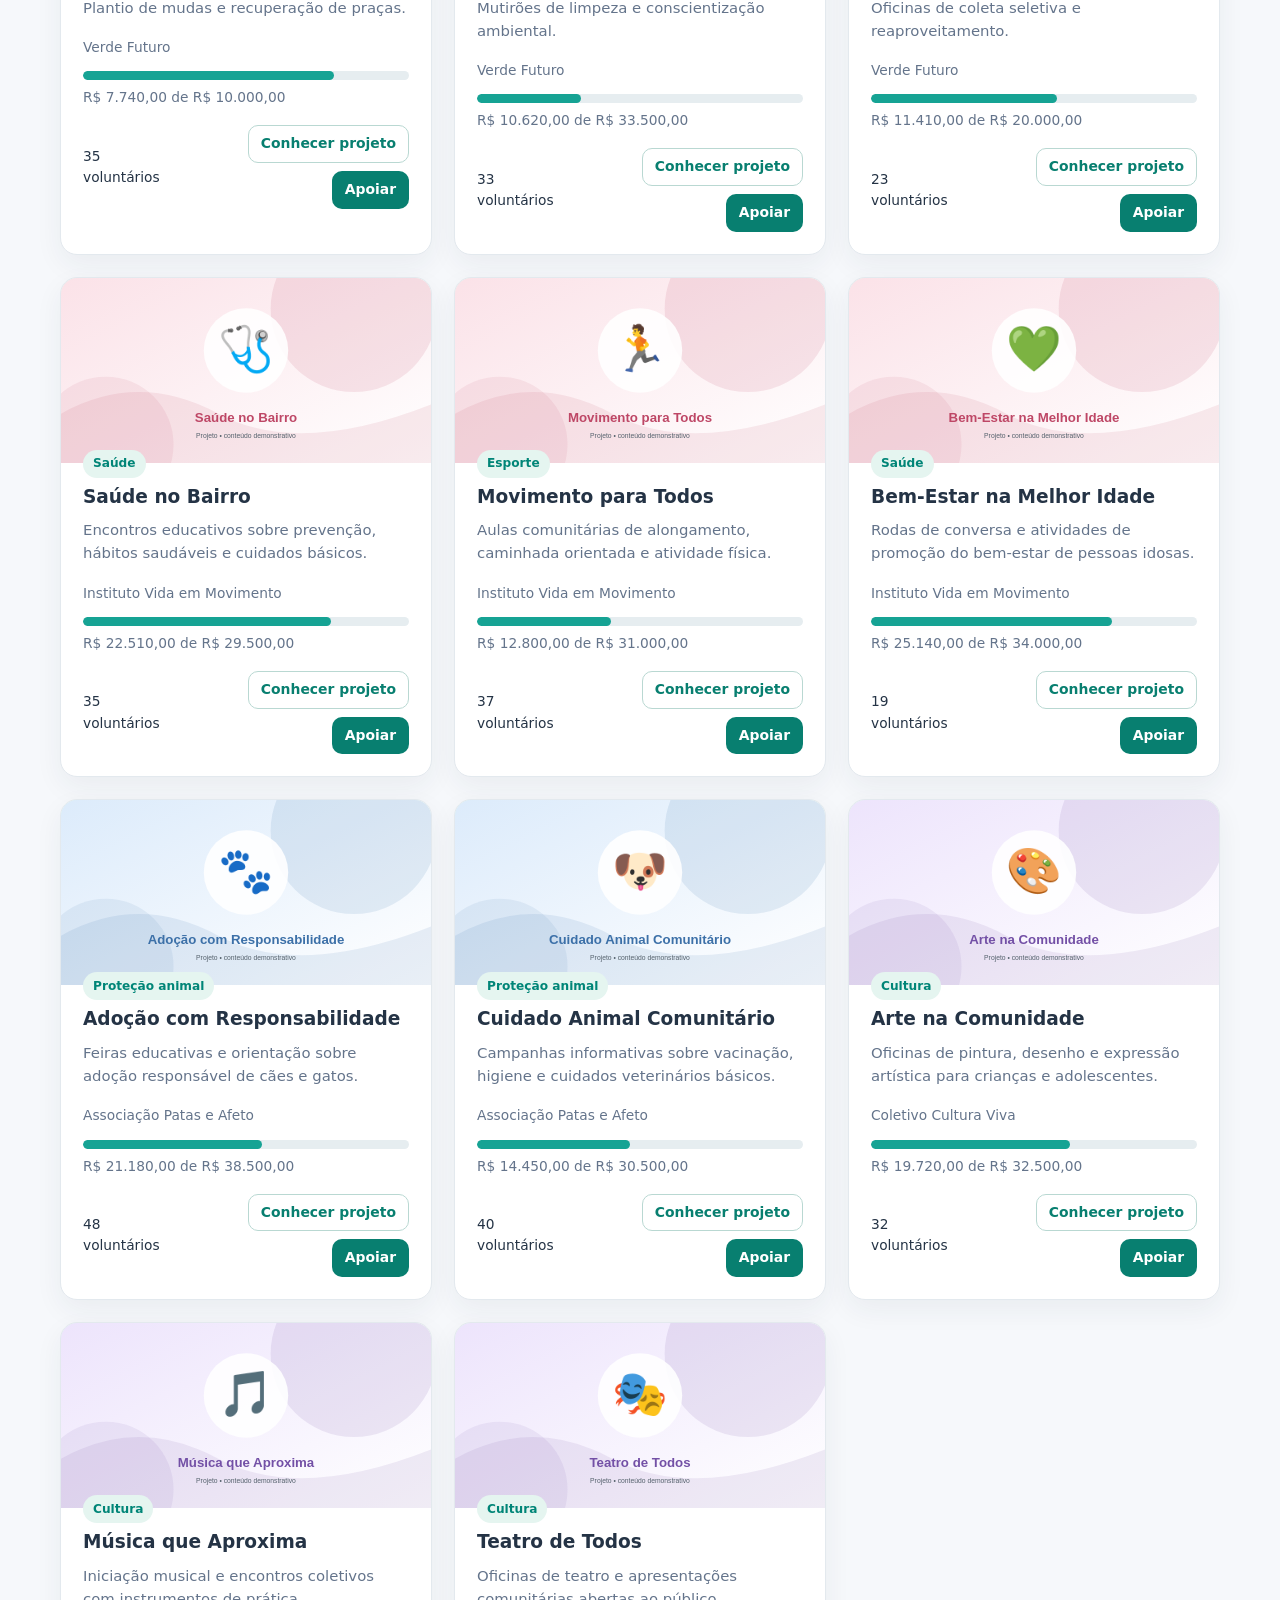
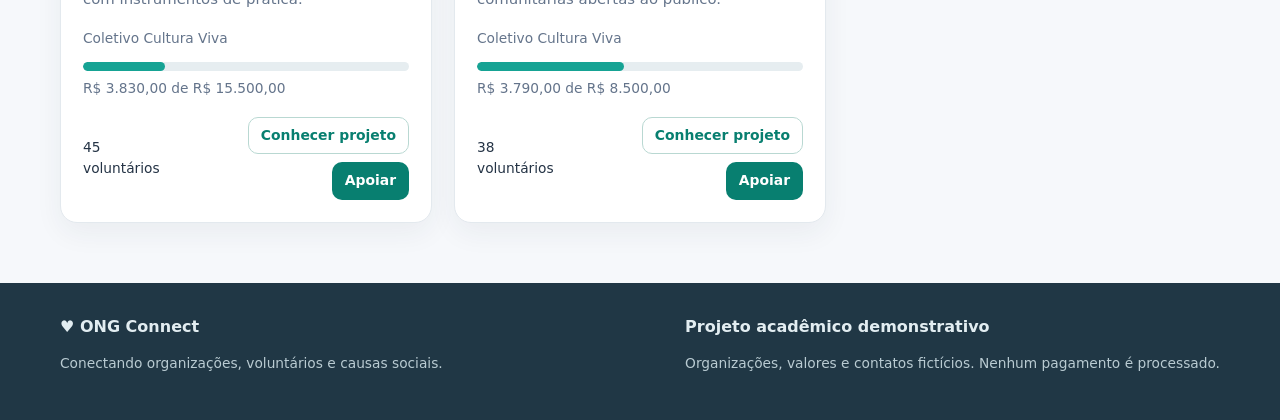
<file: pages/projetos.html>
<!doctype html>

<html lang="pt-BR">
  <head>
    <meta charset="utf-8" />
    <meta content="width=device-width, initial-scale=1" name="viewport" />
    <meta
      content="ONG Connect - plataforma demonstrativa para organizações sociais, voluntários e doadores."
      name="description"
    />
    <title>Projetos | ONG Connect</title>
    <link href="../assets/css/style.css" rel="stylesheet" />
  </head>
  <body data-page="projetos">
    <header class="site-header">
      <div class="container nav">
        <a class="brand" href="../index.html"
          ><span aria-hidden="true" class="brand-icon">♥</span> ONG Connect</a
        ><button
          aria-controls="nav-links"
          aria-expanded="false"
          aria-label="Abrir menu"
          class="mobile-toggle"
          id="mobile-toggle"
        >
          ☰
        </button>
        <nav aria-label="Navegação principal" class="nav-links" id="nav-links">
          <a class="" href="../index.html">Início</a
          ><a class="" href="../pages/ongs.html">ONGs</a
          ><a class="active" href="../pages/projetos.html">Projetos</a
          ><a class="" href="../pages/transparencia.html">Transparência</a
          ><button class="btn btn-sm" data-login-open="" type="button">
            Entrar
          </button>
        </nav>
      </div>
    </header>
    <main id="main">
      <div class="container">
        <div class="page-heading">
          <h1>Projetos</h1>
          <p>Descubra iniciativas sociais e encontre uma causa para apoiar.</p>
        </div>
        <div class="filters">
          <input
            aria-label="Buscar projetos"
            class="field"
            id="search"
            placeholder="Buscar projetos..."
            type="search"
          /><select aria-label="Filtrar ONG" class="field" id="ong-filter">
            <option value="">Todas as ONGs</option></select
          ><select aria-label="Filtrar categoria" class="field" id="category">
            <option>Todas as categorias</option>
          </select>
        </div>
        <div aria-live="polite" class="grid" id="content"></div>
      </div>
    </main>
    <footer class="site-footer">
      <div class="container footer-inner">
        <div>
          <strong>♥ ONG Connect</strong>
          <p>Conectando organizações, voluntários e causas sociais.</p>
        </div>
        <div>
          <strong>Projeto acadêmico demonstrativo</strong>
          <p>
            Organizações, valores e contatos fictícios. Nenhum pagamento é
            processado.
          </p>
        </div>
      </div>
    </footer>
    <script src="../assets/js/demo-data.js" defer></script>
    <script defer="" src="../assets/js/app.js"></script>
    <script defer="" src="../assets/js/login-modal.js"></script>
    <div class="modal-overlay" hidden="" id="volunteer-modal">
      <section
        aria-describedby="modal-description"
        aria-labelledby="modal-title"
        aria-modal="true"
        class="modal-dialog"
        role="dialog"
        tabindex="-1"
      >
        <div class="modal-header">
          <div>
            <span class="badge">Inscrição de voluntariado</span>
            <h2 id="modal-title">Quero ser voluntário</h2>
            <p id="modal-description">
              Preencha seus dados para candidatar-se à oportunidade selecionada.
            </p>
          </div>
          <button
            aria-label="Fechar formulário"
            class="modal-close"
            id="close-volunteer-modal"
            type="button"
          >
            ×
          </button>
        </div>
        <div class="modal-scroll">
          <div class="selected-opportunity">
            <strong id="selected-opportunity-title"></strong
            ><span id="selected-opportunity-ong"></span>
          </div>
          <form id="volunteer-form">
            <h3>Dados pessoais</h3>
            <div class="form-grid">
              <div class="form-group full">
                <label for="vol-name">Nome completo *</label
                ><input
                  autocomplete="name"
                  class="field"
                  id="vol-name"
                  maxlength="120"
                  minlength="3"
                  name="nome"
                  required=""
                />
              </div>
              <div class="form-group">
                <label for="vol-birth">Data de nascimento *</label
                ><input
                  class="field"
                  id="vol-birth"
                  name="nascimento"
                  required=""
                  type="date"
                />
              </div>
              <div class="form-group">
                <label for="vol-email">E-mail *</label
                ><input
                  autocomplete="email"
                  class="field"
                  id="vol-email"
                  name="email"
                  required=""
                  type="email"
                />
              </div>
              <div class="form-group">
                <label for="vol-phone">WhatsApp / telefone *</label
                ><input
                  autocomplete="tel"
                  class="field"
                  id="vol-phone"
                  maxlength="20"
                  minlength="10"
                  name="telefone"
                  placeholder="(11) 99999-9999"
                  required=""
                  type="tel"
                />
              </div>
              <div class="form-group">
                <label for="vol-city">Cidade *</label
                ><input
                  autocomplete="address-level2"
                  class="field"
                  id="vol-city"
                  name="cidade"
                  required=""
                />
              </div>
              <div class="form-group">
                <label for="vol-state">Estado *</label
                ><select class="field" id="vol-state" name="estado" required="">
                  <option value="">Selecione</option>
                </select>
              </div>
            </div>
            <h3>Sobre o voluntariado</h3>
            <div class="form-grid">
              <div class="form-group">
                <label for="vol-availability">Disponibilidade *</label
                ><select
                  class="field"
                  id="vol-availability"
                  name="disponibilidade"
                  required=""
                >
                  <option value="">Selecione</option>
                  <option>Durante a semana</option>
                  <option>Finais de semana</option>
                  <option>Horários flexíveis</option>
                </select>
              </div>
              <div class="form-group">
                <label for="vol-experience">Experiência anterior *</label
                ><select
                  class="field"
                  id="vol-experience"
                  name="experiencia"
                  required=""
                >
                  <option value="">Selecione</option>
                  <option>Sim</option>
                  <option>Não</option>
                </select>
              </div>
              <div class="form-group full">
                <label for="vol-skills">Habilidades (opcional)</label
                ><input
                  class="field"
                  id="vol-skills"
                  maxlength="200"
                  name="habilidades"
                  placeholder="Ex.: ensino, informática, organização"
                />
              </div>
              <div class="form-group full">
                <label for="vol-motivation">Por que deseja participar? *</label
                ><textarea
                  class="field"
                  id="vol-motivation"
                  maxlength="1000"
                  minlength="10"
                  name="motivacao"
                  placeholder="Conte brevemente sua motivação"
                  required=""
                  rows="3"
                ></textarea>
              </div>
            </div>
            <label class="consent-row"
              ><input
                id="vol-consent"
                name="consentimento"
                required=""
                type="checkbox"
              /><span
                >Concordo com o uso destes dados exclusivamente para a
                candidatura demonstrativa. Entendo que serão armazenados somente
                neste navegador. *</span
              ></label
            >
            <p class="modal-note">
              Demonstração acadêmica: não informe dados pessoais reais. Não há
              envio a servidor nem comunicação com a ONG.
            </p>
            <div class="modal-actions">
              <button
                class="btn btn-outline"
                id="cancel-volunteer-modal"
                type="button"
                hidden
              >
                Cancelar</button
              ><button class="btn" type="submit">Enviar candidatura</button>
            </div>
          </form>
          <div
            class="volunteer-success"
            hidden=""
            id="volunteer-success"
            role="status"
          >
            <div class="success-mark">✓</div>
            <h3>Candidatura registrada!</h3>
            <p>
              Sua inscrição de demonstração foi salva neste navegador com status
              <strong>Pendente</strong>.
            </p>
            <button class="btn" id="finish-volunteer-modal" type="button">
              Concluir
            </button>
          </div>
        </div>
      </section>
    </div>
    <div class="modal-overlay" hidden="" id="donation-modal">
      <section
        aria-labelledby="donation-modal-title"
        aria-modal="true"
        class="modal-dialog billing-dialog"
        role="dialog"
      >
        <div class="modal-header">
          <div>
            <h2 id="donation-modal-title">Apoiar projeto</h2>
            <p>Nenhum pagamento será processado ou enviado.</p>
          </div>
          <button
            aria-label="Fechar"
            class="modal-close"
            id="donation-modal-close"
            type="button"
          >
            ×
          </button>
        </div>
        <div class="modal-scroll" id="donation-choose-step">
          <div class="selected-opportunity">
            <strong id="donation-choice-project"></strong
            ><span id="donation-choice-ong"></span
            ><span id="donation-choice-progress"></span>
          </div>
          <p class="modal-note">
            Selecione um valor para contribuir. Nenhum pagamento real será
            realizado.
          </p>
          <div class="form-group">
            <label for="donation-choice-amount"
              >Valor da contribuição simulada</label
            ><select class="field" id="donation-choice-amount">
              <option value="5">R$ 5,00</option>
              <option value="10">R$ 10,00</option>
              <option selected="" value="25">R$ 25,00</option>
              <option value="50">R$ 50,00</option>
              <option value="100">R$ 100,00</option>
              <option value="other">Outro valor</option>
            </select>
          </div>
          <div
            class="form-group donation-other"
            hidden=""
            id="donation-choice-other"
          >
            <label for="donation-choice-custom">Informe o valor (R$)</label
            ><input
              class="field"
              id="donation-choice-custom"
              max="100000"
              min="0.01"
              placeholder="Ex.: 150,00"
              step="0.01"
              type="number"
            />
          </div>
          <div class="modal-actions">
            <button
              class="btn btn-outline"
              id="donation-choice-cancel"
              type="button"
              hidden
            >
              Cancelar</button
            ><button class="btn" id="donation-choice-next" type="button">
              Continuar para dados de envio
            </button>
          </div>
        </div>
        <div class="modal-scroll" hidden="" id="donation-billing-step">
          <div class="selected-opportunity">
            <strong id="donation-modal-project"></strong
            ><span id="donation-modal-ong"></span
            ><span>Valor: <b id="donation-modal-amount"></b></span>
          </div>
          <form id="donation-billing-form">
            <div class="form-grid">
              <div class="form-group full">
                <label for="billing-name">Nome completo *</label
                ><input
                  autocomplete="name"
                  class="field"
                  id="billing-name"
                  name="nome"
                  required=""
                />
              </div>
              <div class="form-group">
                <label for="billing-email">E-mail *</label
                ><input
                  autocomplete="email"
                  class="field"
                  id="billing-email"
                  name="email"
                  required=""
                  type="email"
                />
              </div>
              <div class="form-group">
                <label for="billing-phone">Telefone *</label
                ><input
                  autocomplete="tel"
                  class="field"
                  id="billing-phone"
                  name="telefone"
                  required=""
                  type="tel"
                />
              </div>
              <div class="form-group">
                <label for="billing-zip">CEP</label
                ><input
                  autocomplete="postal-code"
                  class="field"
                  id="billing-zip"
                  inputmode="numeric"
                  name="cep"
                  placeholder="00000-000"
                />
              </div>
              <div class="form-group">
                <label for="billing-city">Cidade</label
                ><input
                  autocomplete="address-level2"
                  class="field"
                  id="billing-city"
                  name="cidade"
                />
              </div>
              <div class="form-group">
                <label for="billing-state">Estado</label
                ><select class="field" id="billing-state" name="estado">
                  <option value="">Selecione</option>
                  <option>SP</option>
                  <option>RJ</option>
                  <option>MG</option>
                  <option>ES</option>
                  <option>PR</option>
                  <option>SC</option>
                  <option>RS</option>
                  <option>BA</option>
                  <option>DF</option>
                  <option>Outro</option>
                </select>
              </div>
              <div class="form-group">
                <label for="billing-method">Forma de pagamento fictícia</label
                ><select class="field" id="billing-method" name="forma">
                  <option>PIX (simulado)</option>
                  <option>Boleto (simulado)</option>
                  <option>Cartão (simulado, sem dados de cartão)</option>
                </select>
              </div>
            </div>
            <p class="modal-note">
              Ambiente acadêmico. Não informe dados bancários ou de cartão. Os
              dados pessoais deste formulário não serão armazenados; somente o
              valor e o projeto da doação simulada serão registrados.
            </p>
            <div class="modal-actions">
              <button
                class="btn btn-outline"
                id="donation-modal-cancel"
                type="button"
              >
                Voltar</button
              ><button class="btn" type="submit">Confirmar simulação</button>
            </div>
          </form>
        </div>
      </section>
    </div>
  </body>
</html>
</file>
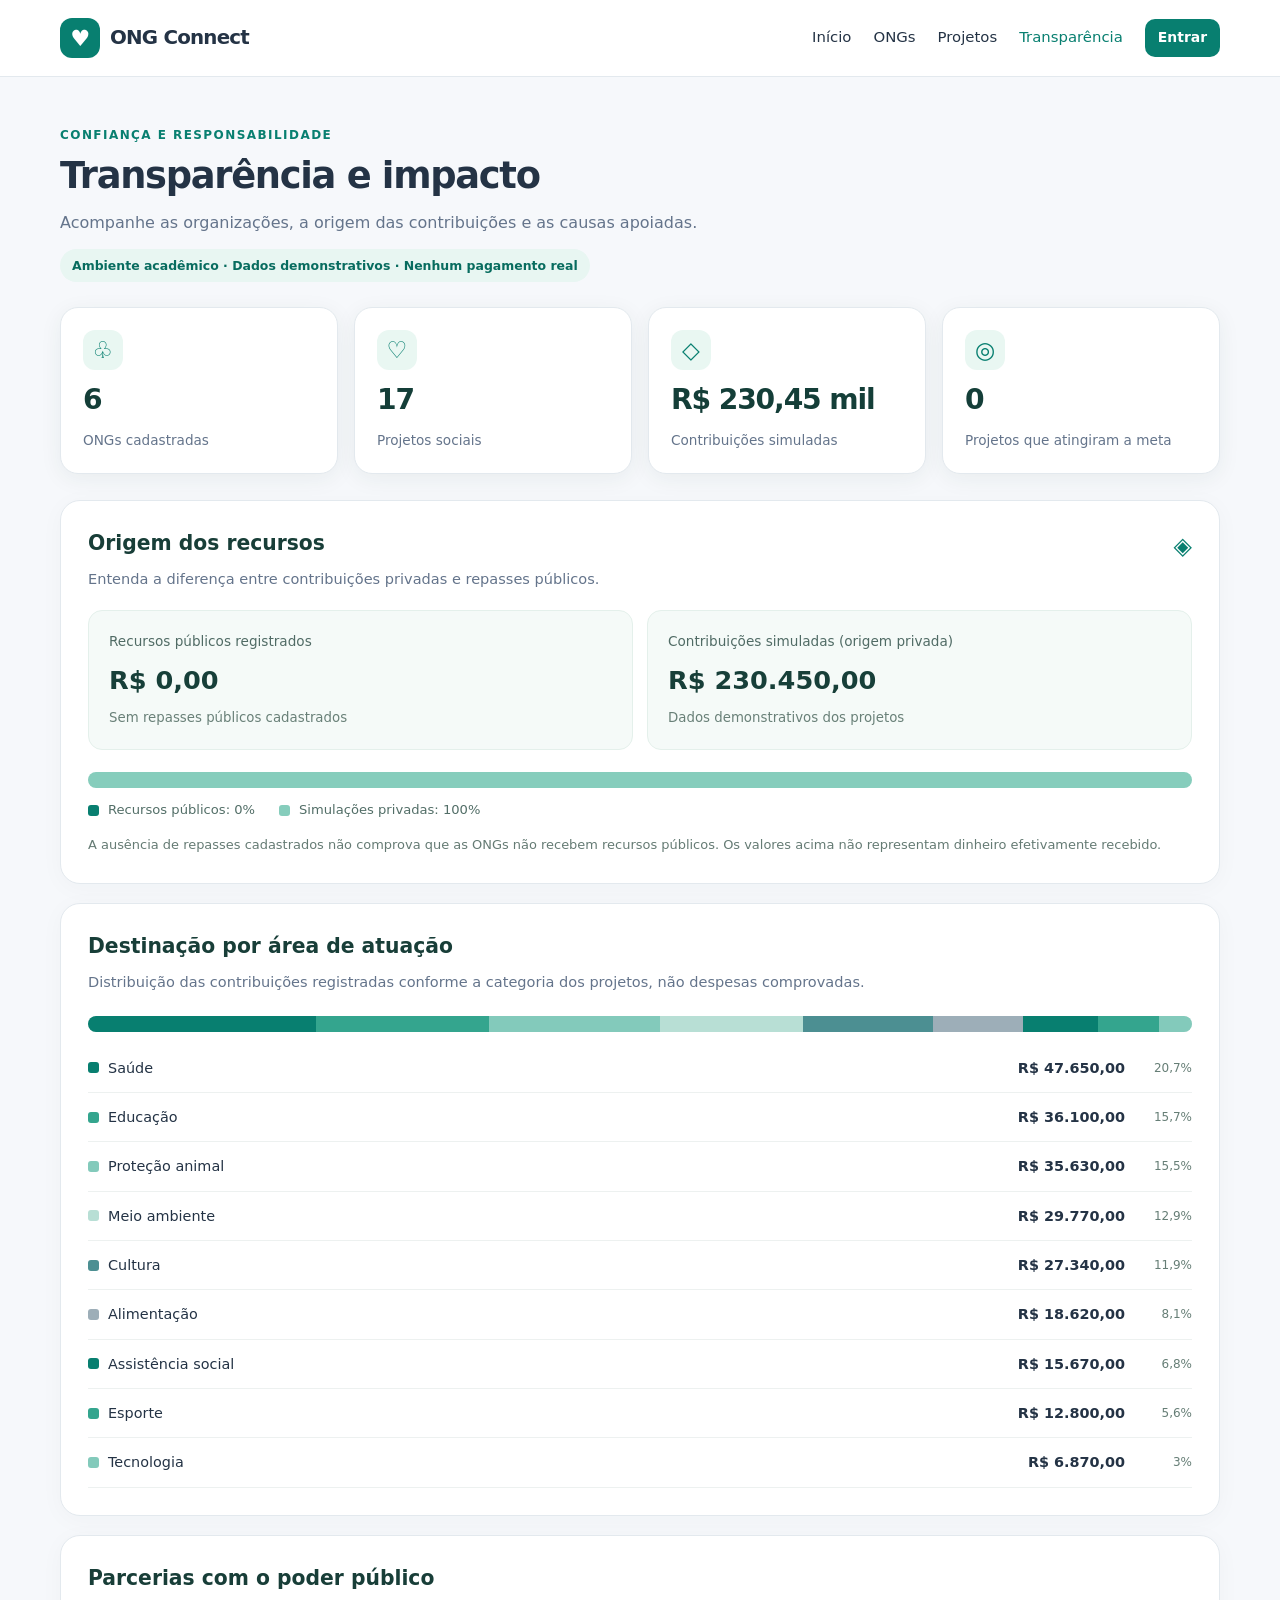
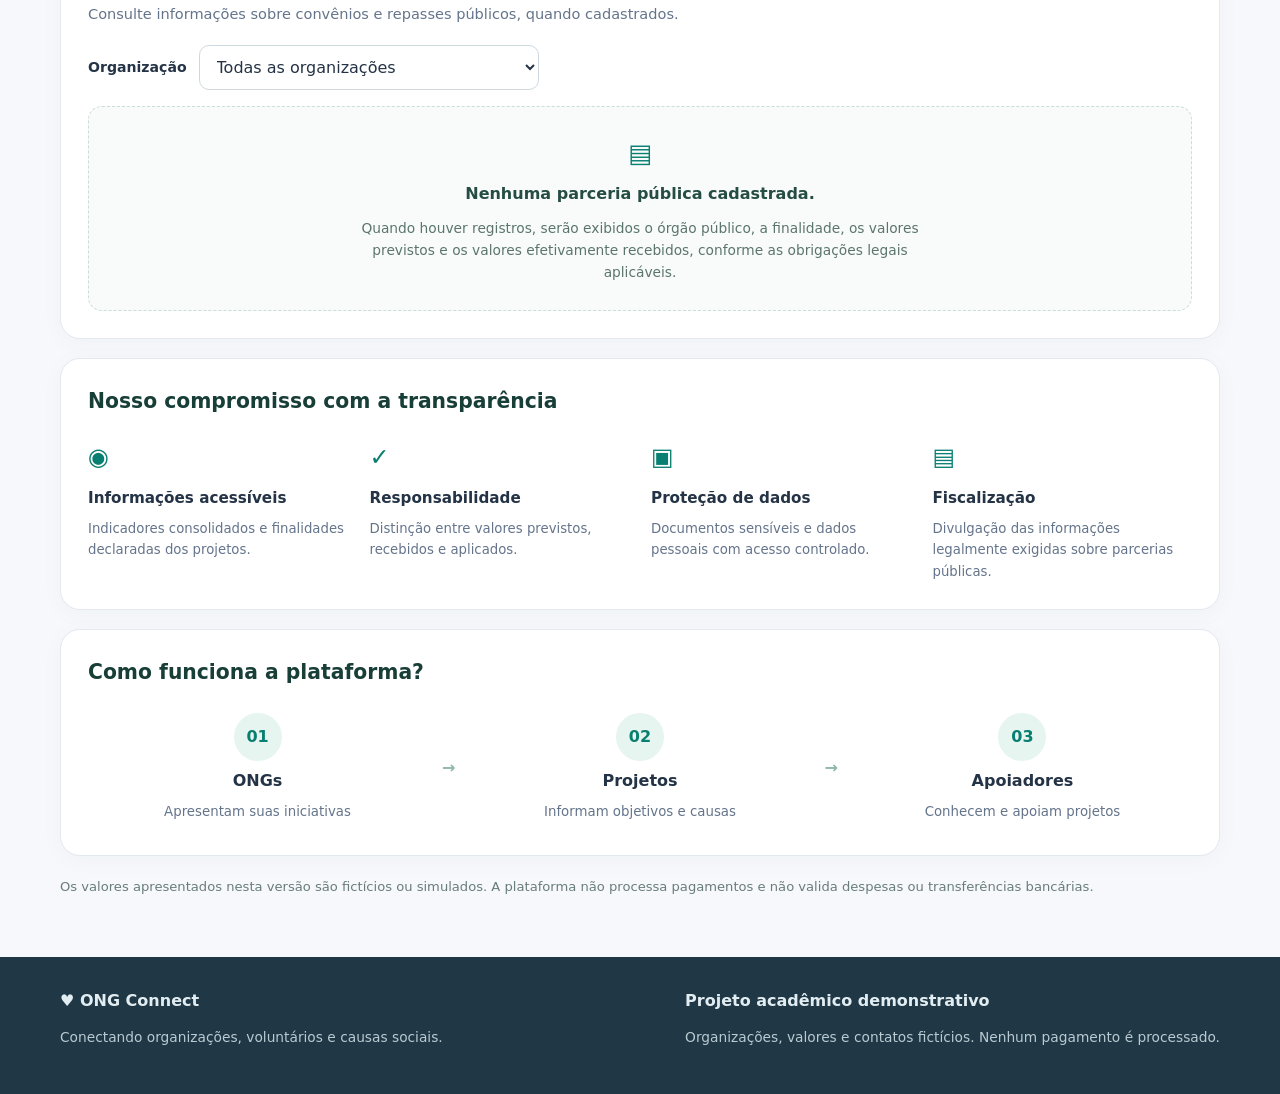
<file: pages/transparencia.html>
<!doctype html>

<html lang="pt-BR">
  <head>
    <meta charset="utf-8" />
    <meta content="width=device-width, initial-scale=1" name="viewport" />
    <meta
      content="ONG Connect - plataforma demonstrativa para organizações sociais, voluntários e doadores."
      name="description"
    />
    <title>Transparência | ONG Connect</title>
    <link href="../assets/css/style.css" rel="stylesheet" />
  </head>
  <body data-page="transparencia">
    <header class="site-header">
      <div class="container nav">
        <a class="brand" href="../index.html"
          ><span aria-hidden="true" class="brand-icon">♥</span> ONG Connect</a
        ><button
          aria-controls="nav-links"
          aria-expanded="false"
          aria-label="Abrir menu"
          class="mobile-toggle"
          id="mobile-toggle"
        >
          ☰
        </button>
        <nav aria-label="Navegação principal" class="nav-links" id="nav-links">
          <a class="" href="../index.html">Início</a
          ><a class="" href="../pages/ongs.html">ONGs</a
          ><a class="" href="../pages/projetos.html">Projetos</a
          ><a class="active" href="../pages/transparencia.html">Transparência</a
          ><button class="btn btn-sm" data-login-open="" type="button">
            Entrar
          </button>
        </nav>
      </div>
    </header>
    <main id="main" class="transparency-page">
      <div class="container">
        <div class="page-heading">
          <span class="tp-eyebrow">CONFIANÇA E RESPONSABILIDADE</span>
          <h1>Transparência e impacto</h1>
          <p>
            Acompanhe as organizações, a origem das contribuições e as causas
            apoiadas.
          </p>
          <span class="tp-demo"
            >Ambiente acadêmico · Dados demonstrativos · Nenhum pagamento
            real</span
          >
        </div>
        <div
          class="tp-metrics"
          id="metrics"
          aria-label="Indicadores gerais"
        ></div>
        <section class="tp-panel">
          <div class="tp-panel-head">
            <div>
              <h2>Origem dos recursos</h2>
              <p>
                Entenda a diferença entre contribuições privadas e repasses
                públicos.
              </p>
            </div>
            <span class="tp-head-icon" aria-hidden="true">◈</span>
          </div>
          <div id="tp-funding"></div>
        </section>
        <section class="tp-panel">
          <div class="tp-panel-head">
            <div>
              <h2>Destinação por área de atuação</h2>
              <p>
                Distribuição das contribuições registradas conforme a categoria
                dos projetos, não despesas comprovadas.
              </p>
            </div>
          </div>
          <div id="tp-areas"></div>
        </section>
        <section class="tp-panel">
          <div class="tp-panel-head">
            <div>
              <h2>Parcerias com o poder público</h2>
              <p>
                Consulte informações sobre convênios e repasses públicos, quando
                cadastrados.
              </p>
            </div>
          </div>
          <div class="tp-filter">
            <label for="tp-ong-filter">Organização</label
            ><select class="field" id="tp-ong-filter">
              <option value="">Todas as organizações</option>
            </select>
          </div>
          <div id="tp-partnerships"></div>
        </section>
        <section class="tp-panel">
          <h2>Nosso compromisso com a transparência</h2>
          <div class="tp-features">
            <article>
              <span aria-hidden="true">◉</span>
              <h3>Informações acessíveis</h3>
              <p>
                Indicadores consolidados e finalidades declaradas dos projetos.
              </p>
            </article>
            <article>
              <span aria-hidden="true">✓</span>
              <h3>Responsabilidade</h3>
              <p>Distinção entre valores previstos, recebidos e aplicados.</p>
            </article>
            <article>
              <span aria-hidden="true">▣</span>
              <h3>Proteção de dados</h3>
              <p>
                Documentos sensíveis e dados pessoais com acesso controlado.
              </p>
            </article>
            <article>
              <span aria-hidden="true">▤</span>
              <h3>Fiscalização</h3>
              <p>
                Divulgação das informações legalmente exigidas sobre parcerias
                públicas.
              </p>
            </article>
          </div>
        </section>
        <section class="tp-panel">
          <h2>Como funciona a plataforma?</h2>
          <div class="tp-steps">
            <div>
              <span>01</span><strong>ONGs</strong
              ><small>Apresentam suas iniciativas</small>
            </div>
            <b aria-hidden="true">→</b>
            <div>
              <span>02</span><strong>Projetos</strong
              ><small>Informam objetivos e causas</small>
            </div>
            <b aria-hidden="true">→</b>
            <div>
              <span>03</span><strong>Apoiadores</strong
              ><small>Conhecem e apoiam projetos</small>
            </div>
          </div>
        </section>
        <p class="tp-disclaimer">
          Os valores apresentados nesta versão são fictícios ou simulados. A
          plataforma não processa pagamentos e não valida despesas ou
          transferências bancárias.
        </p>
        <div id="content" hidden></div>
      </div>
    </main>
    <footer class="site-footer">
      <div class="container footer-inner">
        <div>
          <strong>♥ ONG Connect</strong>
          <p>Conectando organizações, voluntários e causas sociais.</p>
        </div>
        <div>
          <strong>Projeto acadêmico demonstrativo</strong>
          <p>
            Organizações, valores e contatos fictícios. Nenhum pagamento é
            processado.
          </p>
        </div>
      </div>
    </footer>
    <script src="../assets/js/demo-data.js" defer></script>
    <script defer="" src="../assets/js/app.js"></script>
    <script defer="" src="../assets/js/login-modal.js"></script>
    <div class="modal-overlay" hidden="" id="donation-modal">
      <section
        aria-labelledby="donation-modal-title"
        aria-modal="true"
        class="modal-dialog billing-dialog"
        role="dialog"
      >
        <div class="modal-header">
          <div>
            <h2 id="donation-modal-title">Apoiar projeto</h2>
            <p>Nenhum pagamento será processado ou enviado.</p>
          </div>
          <button
            aria-label="Fechar"
            class="modal-close"
            id="donation-modal-close"
            type="button"
          >
            ×
          </button>
        </div>
        <div class="modal-scroll" id="donation-choose-step">
          <div class="selected-opportunity">
            <strong id="donation-choice-project"></strong
            ><span id="donation-choice-ong"></span
            ><span id="donation-choice-progress"></span>
          </div>
          <p class="modal-note">
            Selecione um valor para contribuir. Nenhum pagamento real será
            realizado.
          </p>
          <div class="form-group">
            <label for="donation-choice-amount"
              >Valor da contribuição simulada</label
            ><select class="field" id="donation-choice-amount">
              <option value="5">R$ 5,00</option>
              <option value="10">R$ 10,00</option>
              <option selected="" value="25">R$ 25,00</option>
              <option value="50">R$ 50,00</option>
              <option value="100">R$ 100,00</option>
              <option value="other">Outro valor</option>
            </select>
          </div>
          <div
            class="form-group donation-other"
            hidden=""
            id="donation-choice-other"
          >
            <label for="donation-choice-custom">Informe o valor (R$)</label
            ><input
              class="field"
              id="donation-choice-custom"
              max="100000"
              min="0.01"
              placeholder="Ex.: 150,00"
              step="0.01"
              type="number"
            />
          </div>
          <div class="modal-actions">
            <button
              class="btn btn-outline"
              id="donation-choice-cancel"
              type="button"
              hidden
            >
              Cancelar</button
            ><button class="btn" id="donation-choice-next" type="button">
              Continuar para dados de envio
            </button>
          </div>
        </div>
        <div class="modal-scroll" hidden="" id="donation-billing-step">
          <div class="selected-opportunity">
            <strong id="donation-modal-project"></strong
            ><span id="donation-modal-ong"></span
            ><span>Valor: <b id="donation-modal-amount"></b></span>
          </div>
          <form id="donation-billing-form">
            <div class="form-grid">
              <div class="form-group full">
                <label for="billing-name">Nome completo *</label
                ><input
                  autocomplete="name"
                  class="field"
                  id="billing-name"
                  name="nome"
                  required=""
                />
              </div>
              <div class="form-group">
                <label for="billing-email">E-mail *</label
                ><input
                  autocomplete="email"
                  class="field"
                  id="billing-email"
                  name="email"
                  required=""
                  type="email"
                />
              </div>
              <div class="form-group">
                <label for="billing-phone">Telefone *</label
                ><input
                  autocomplete="tel"
                  class="field"
                  id="billing-phone"
                  name="telefone"
                  required=""
                  type="tel"
                />
              </div>
              <div class="form-group">
                <label for="billing-zip">CEP</label
                ><input
                  autocomplete="postal-code"
                  class="field"
                  id="billing-zip"
                  inputmode="numeric"
                  name="cep"
                  placeholder="00000-000"
                />
              </div>
              <div class="form-group">
                <label for="billing-city">Cidade</label
                ><input
                  autocomplete="address-level2"
                  class="field"
                  id="billing-city"
                  name="cidade"
                />
              </div>
              <div class="form-group">
                <label for="billing-state">Estado</label
                ><select class="field" id="billing-state" name="estado">
                  <option value="">Selecione</option>
                  <option>SP</option>
                  <option>RJ</option>
                  <option>MG</option>
                  <option>ES</option>
                  <option>PR</option>
                  <option>SC</option>
                  <option>RS</option>
                  <option>BA</option>
                  <option>DF</option>
                  <option>Outro</option>
                </select>
              </div>
              <div class="form-group">
                <label for="billing-method">Forma de pagamento fictícia</label
                ><select class="field" id="billing-method" name="forma">
                  <option>PIX (simulado)</option>
                  <option>Boleto (simulado)</option>
                  <option>Cartão (simulado, sem dados de cartão)</option>
                </select>
              </div>
            </div>
            <p class="modal-note">
              Ambiente acadêmico. Não informe dados bancários ou de cartão. Os
              dados pessoais deste formulário não serão armazenados; somente o
              valor e o projeto da doação simulada serão registrados.
            </p>
            <div class="modal-actions">
              <button
                class="btn btn-outline"
                id="donation-modal-cancel"
                type="button"
              >
                Voltar</button
              ><button class="btn" type="submit">Confirmar simulação</button>
            </div>
          </form>
        </div>
      </section>
    </div>
  </body>
</html>
</file>
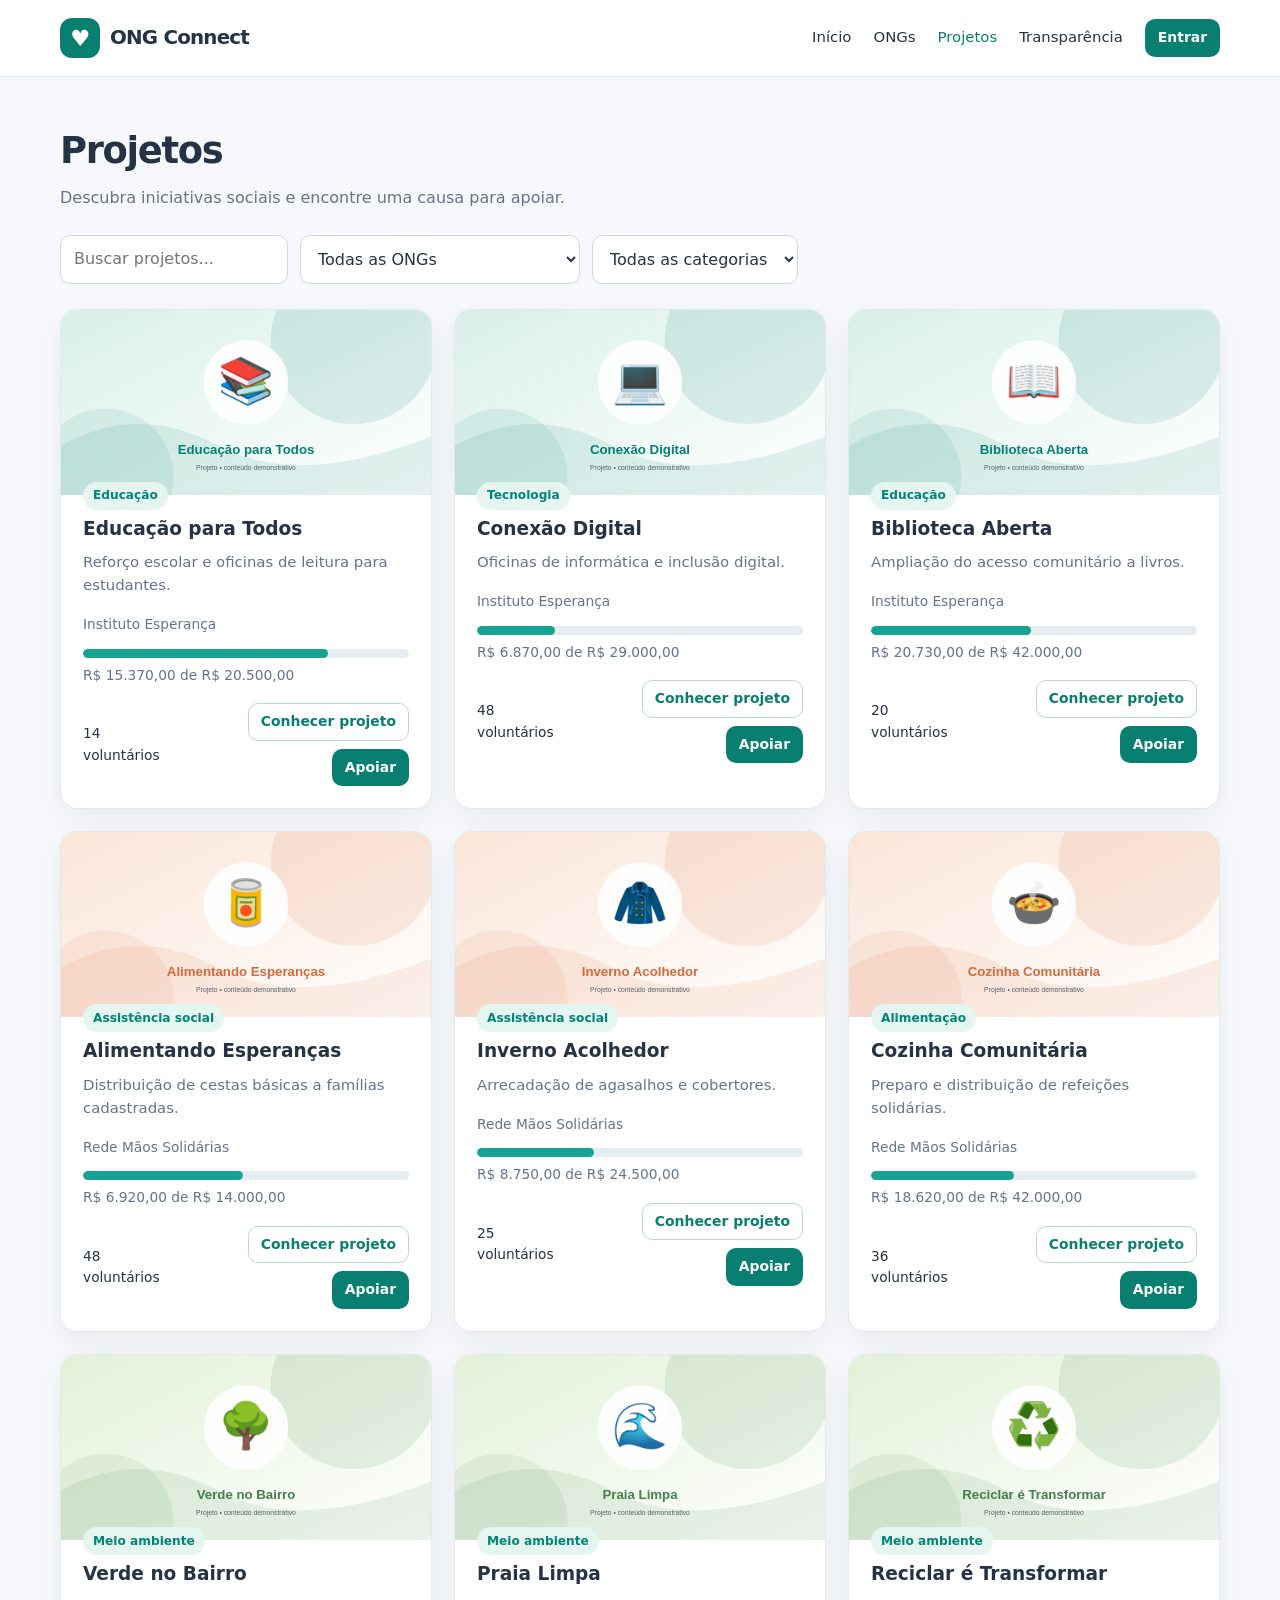
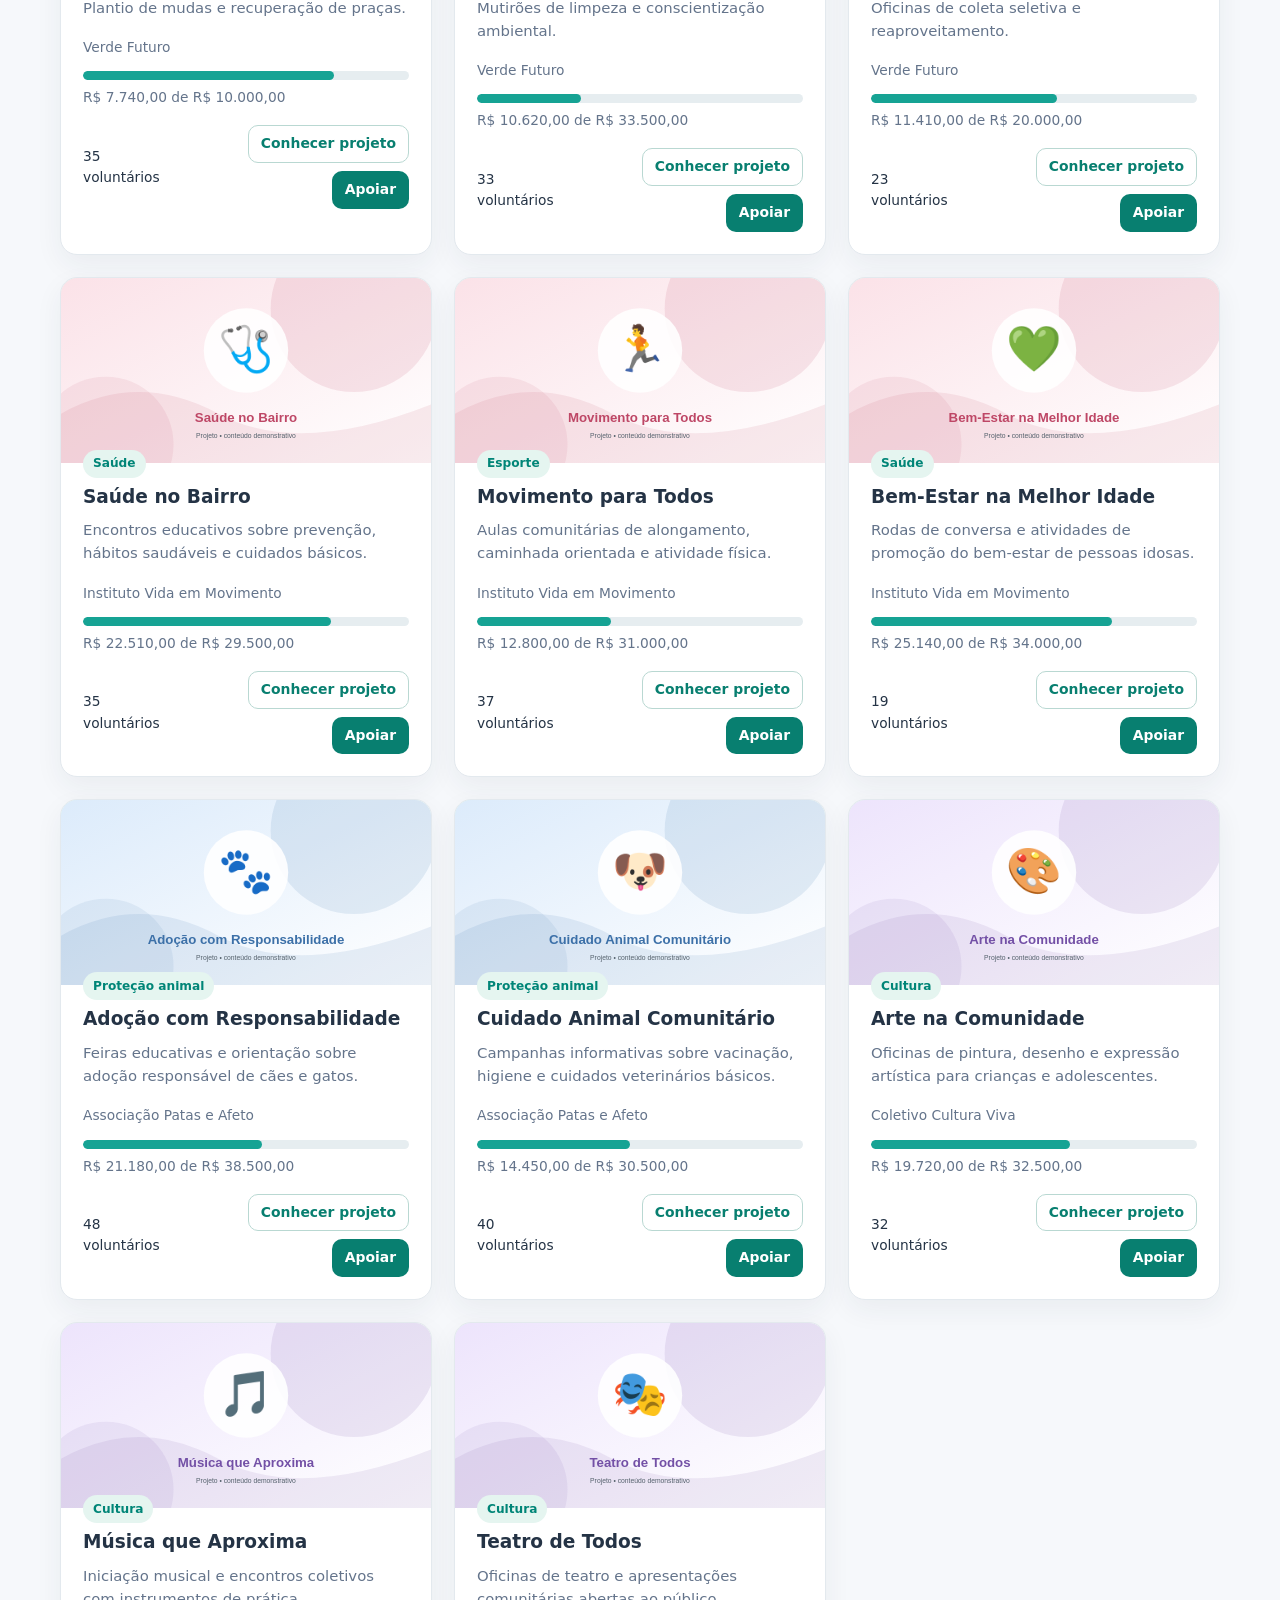
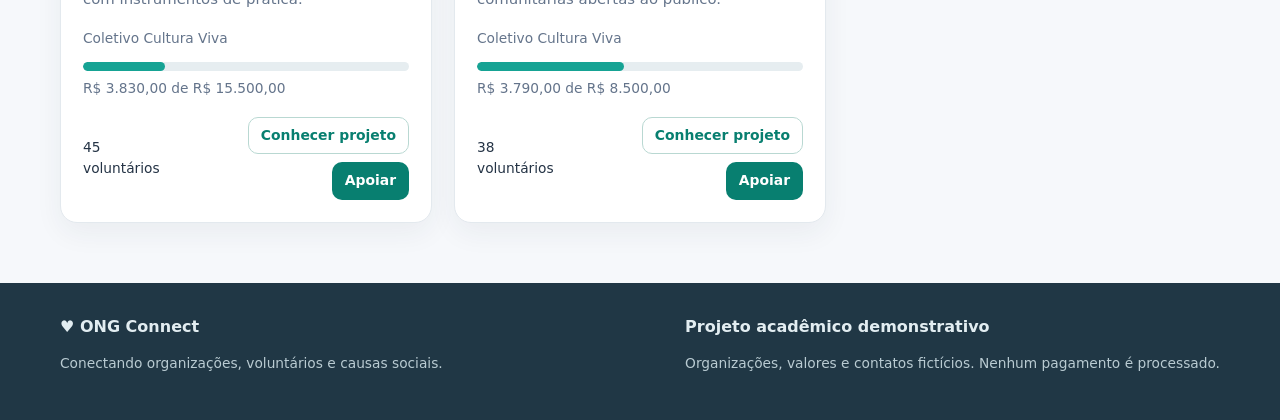
<file: pages/voluntariado.html>
<!doctype html>
<html lang="pt-BR">
  <head>
    <meta charset="UTF-8" />
    <meta name="viewport" content="width=device-width,initial-scale=1" />
    <meta http-equiv="refresh" content="0;url=projetos.html" />
    <title>Projetos | ONG Connect</title>
    <script>
      location.replace("projetos.html" + location.search + location.hash);
    </script>
  </head>
  <body>
    <p>
      O voluntariado agora está integrado aos
      <a href="projetos.html">projetos</a>.
    </p>
  </body>
</html>
</file>
<file: assets/css/style.css>
:root {
  --brand: #087f70;
  --brand2: #16a394;
  --ink: #243345;
  --muted: #64748b;
  --bg: #f6f8fb;
  --surface: #fff;
  --line: #e3e9ee;
  --shadow: 0 10px 28px rgba(30, 50, 60, 0.06);
}
* {
  box-sizing: border-box;
}
html {
  scroll-behavior: smooth;
}
body {
  margin: 0;
  background: var(--bg);
  color: var(--ink);
  font-family:
    Inter,
    system-ui,
    -apple-system,
    Segoe UI,
    Arial,
    sans-serif;
  line-height: 1.55;
}
a {
  color: inherit;
  text-decoration: none;
}
button,
input,
select,
textarea {
  font: inherit;
}
button {
  cursor: pointer;
}
button:disabled {
  opacity: 0.55;
  cursor: not-allowed;
}
.container {
  width: min(1160px, calc(100% - 40px));
  margin: auto;
}
.site-header {
  background: white;
  border-bottom: 1px solid var(--line);
  position: sticky;
  top: 0;
  z-index: 20;
}
.nav {
  display: flex;
  align-items: center;
  justify-content: space-between;
  gap: 20px;
  min-height: 76px;
}
.brand {
  display: flex;
  align-items: center;
  gap: 10px;
  font-size: 1.24rem;
  font-weight: 850;
  letter-spacing: -0.04em;
}
.brand-icon {
  display: grid;
  place-items: center;
  background: var(--brand);
  color: white;
  border-radius: 12px;
  width: 40px;
  height: 40px;
  font-size: 1.4rem;
}
.nav-links {
  display: flex;
  align-items: center;
  gap: 22px;
  font-size: 0.93rem;
}
.nav-links a:hover,
.nav-links a.active {
  color: var(--brand);
}
.btn {
  display: inline-flex;
  align-items: center;
  justify-content: center;
  gap: 8px;
  border: 1px solid transparent;
  border-radius: 10px;
  background: var(--brand);
  color: white;
  padding: 11px 17px;
  font-weight: 700;
  transition: 0.2s;
}
.btn:hover {
  background: #076b5f;
  transform: translateY(-1px);
}
.btn-outline {
  background: white;
  color: var(--brand);
  border-color: #b9d8d2;
}
.btn-outline:hover {
  background: #eef8f5;
}
.btn-light {
  background: white;
  color: var(--brand);
}
.btn-sm {
  padding: 7px 12px;
  font-size: 0.87rem;
}
.mobile-toggle {
  display: none;
  background: none;
  border: 0;
  font-size: 1.6rem;
}
.hero {
  background: linear-gradient(115deg, #087f70, #116a68 68%, #245d66);
  color: white;
  padding: 85px 0;
  overflow: hidden;
}
.hero-grid {
  display: grid;
  grid-template-columns: 1.12fr 0.88fr;
  align-items: center;
  gap: 55px;
}
.eyebrow {
  font-size: 0.8rem;
  font-weight: 800;
  letter-spacing: 0.12em;
  text-transform: uppercase;
  color: #91e3d2;
}
.hero h1 {
  font-size: clamp(2.3rem, 5vw, 4rem);
  line-height: 1.12;
  letter-spacing: -0.05em;
  margin: 14px 0 18px;
}
.hero p {
  color: #e4f7f2;
  font-size: 1.08rem;
  max-width: 570px;
}
.hero-actions {
  display: flex;
  gap: 12px;
  flex-wrap: wrap;
  margin-top: 26px;
}
.hero-art {
  background: rgba(255, 255, 255, 0.11);
  border: 1px solid rgba(255, 255, 255, 0.25);
  border-radius: 24px;
  padding: 28px;
  min-height: 280px;
  display: grid;
  gap: 16px;
  box-shadow: 0 25px 70px #00473a55;
}
.hero-art .mini-card {
  background: #fff;
  color: var(--ink);
  border-radius: 16px;
  padding: 18px;
  display: flex;
  justify-content: space-between;
  align-items: center;
  gap: 14px;
}
.hero-art .mini-card strong {
  font-size: 1.4rem;
}
.hero-art .mini-card span {
  font-size: 2rem;
}
.section {
  padding: 64px 0;
}
.section-heading {
  display: flex;
  align-items: end;
  justify-content: space-between;
  gap: 20px;
  margin-bottom: 26px;
}
.section-heading h2,
.page-heading h1 {
  margin: 0;
  font-size: clamp(1.6rem, 3vw, 2.3rem);
  letter-spacing: -0.035em;
}
.section-heading p,
.page-heading p {
  margin: 7px 0 0;
  color: var(--muted);
}
.page-heading {
  padding: 45px 0 24px;
}
.grid {
  display: grid;
  grid-template-columns: repeat(3, minmax(0, 1fr));
  gap: 22px;
}
.grid-4 {
  grid-template-columns: repeat(4, minmax(0, 1fr));
}
.card {
  background: var(--surface);
  border: 1px solid var(--line);
  border-radius: 17px;
  box-shadow: var(--shadow);
  overflow: hidden;
}
.card-body {
  padding: 22px;
}
.card h3 {
  margin: 5px 0 8px;
  font-size: 1.16rem;
}
.card p {
  color: var(--muted);
  font-size: 0.93rem;
  margin: 0 0 17px;
}
.card-visual {
  height: 150px;
  display: grid;
  place-items: center;
  background: linear-gradient(135deg, #d6f1e9, #edf8f4);
  font-size: 4rem;
}
.card-footer {
  display: flex;
  align-items: center;
  justify-content: space-between;
  gap: 12px;
  margin-top: 17px;
}
.badge {
  display: inline-block;
  background: #e6f6f1;
  color: #087f70;
  padding: 4px 9px;
  border-radius: 20px;
  font-size: 0.76rem;
  font-weight: 700;
}
.muted {
  color: var(--muted);
}
.small {
  font-size: 0.86rem;
}
.stat {
  background: white;
  padding: 22px;
  border: 1px solid var(--line);
  border-radius: 15px;
}
.stat strong {
  display: block;
  font-size: 2rem;
  color: var(--brand);
  line-height: 1.2;
}
.stat span {
  font-size: 0.87rem;
  color: var(--muted);
}
.progress {
  height: 9px;
  background: #e6edf0;
  border-radius: 50px;
  overflow: hidden;
  margin: 13px 0 7px;
}
.progress > span {
  display: block;
  height: 100%;
  background: var(--brand2);
  border-radius: 50px;
}
.filters {
  display: flex;
  gap: 12px;
  flex-wrap: wrap;
  margin: 0 0 25px;
}
.field {
  padding: 11px 13px;
  border: 1px solid #ced9df;
  background: white;
  border-radius: 10px;
  min-width: 190px;
  max-width: 100%;
  color: var(--ink);
}
.field:focus {
  outline: 2px solid #85cfc2;
  outline-offset: 1px;
}
.form-grid {
  display: grid;
  grid-template-columns: repeat(2, 1fr);
  gap: 16px;
}
.form-group {
  display: flex;
  flex-direction: column;
  gap: 6px;
  font-weight: 650;
  font-size: 0.9rem;
}
.form-group .field {
  width: 100%;
}
.full {
  grid-column: 1/-1;
}
.empty {
  padding: 35px;
  background: white;
  border: 1px dashed #cbd5e1;
  border-radius: 14px;
  color: var(--muted);
  text-align: center;
}
.banner {
  background: #e8f6f2;
  padding: 35px;
  border-radius: 20px;
  display: flex;
  justify-content: space-between;
  align-items: center;
  gap: 25px;
}
.banner h2 {
  margin: 0 0 8px;
}
.site-footer {
  margin-top: 60px;
  padding: 32px 0;
  background: #203745;
  color: #e2edf1;
}
.footer-inner {
  display: flex;
  justify-content: space-between;
  gap: 25px;
  flex-wrap: wrap;
}
.footer-inner p {
  color: #b9cbd2;
  font-size: 0.86rem;
}
.alert {
  padding: 12px 15px;
  border-radius: 10px;
  margin: 12px 0;
  background: #e7f7ee;
  color: #17633b;
}
.alert.error {
  background: #fce9e9;
  color: #9d3030;
}
.table-wrap {
  overflow-x: auto;
}
.table {
  width: 100%;
  border-collapse: collapse;
  background: white;
}
.table th,
.table td {
  text-align: left;
  padding: 13px 16px;
  border-bottom: 1px solid var(--line);
  font-size: 0.92rem;
}
.table th {
  background: #f6f9fa;
  color: #607283;
}
.dashboard-shell {
  display: grid;
  grid-template-columns: 240px minmax(0, 1fr);
  min-height: 100vh;
}
.sidebar {
  background: #193f43;
  color: white;
  padding: 24px 16px;
}
.sidebar .brand {
  margin: 0 10px 32px;
}
.sidebar nav {
  display: grid;
  gap: 5px;
}
.sidebar nav a {
  padding: 11px 14px;
  border-radius: 10px;
  color: #d3e8e7;
}
.sidebar nav a:hover,
.sidebar nav a.active {
  background: #2a6160;
  color: white;
}
.dash-main {
  min-width: 0;
  padding: 32px;
}
.dash-top {
  display: flex;
  justify-content: space-between;
  align-items: center;
  gap: 15px;
  margin-bottom: 26px;
}
.dash-top h1 {
  margin: 0;
  font-size: 1.8rem;
}
.panel {
  background: white;
  border: 1px solid var(--line);
  border-radius: 16px;
  padding: 23px;
  margin: 22px 0;
}
.panel h2 {
  margin: 0 0 16px;
  font-size: 1.2rem;
}
.bars {
  height: 230px;
  display: flex;
  align-items: end;
  gap: 16px;
  padding: 18px 6px 0;
  border-bottom: 1px solid var(--line);
}
.bar-item {
  height: 100%;
  flex: 1;
  display: flex;
  flex-direction: column;
  justify-content: end;
  align-items: center;
  gap: 7px;
}
.bar {
  width: min(100%, 52px);
  background: linear-gradient(#18a793, #087f70);
  border-radius: 8px 8px 0 0;
}
.bar-item span {
  font-size: 0.8rem;
  color: var(--muted);
}
.pill {
  background: #eef5f7;
  color: #47616a;
  border-radius: 30px;
  padding: 5px 10px;
  font-size: 0.79rem;
}
.note {
  font-size: 0.85rem;
  color: var(--muted);
  padding: 10px 0;
}
.check {
  display: flex;
  gap: 9px;
  align-items: center;
}
.inline-actions {
  display: flex;
  gap: 8px;
  flex-wrap: wrap;
}
.two-cols {
  display: grid;
  grid-template-columns: 1.2fr 0.8fr;
  gap: 22px;
}
.hidden {
  display: none !important;
}
:focus-visible {
  outline: 3px solid #efb54a;
  outline-offset: 3px;
}
@media (max-width: 900px) {
  .grid,
  .grid-4 {
    grid-template-columns: repeat(2, minmax(0, 1fr));
  }
  .hero-grid {
    grid-template-columns: 1fr;
  }
  .hero-art {
    display: none;
  }
  .nav-links {
    gap: 12px;
  }
  .dashboard-shell {
    grid-template-columns: 190px minmax(0, 1fr);
  }
  .two-cols {
    grid-template-columns: 1fr;
  }
}
@media (max-width: 650px) {
  .container {
    width: min(100% - 28px, 1160px);
  }
  .mobile-toggle {
    display: block;
  }
  .nav-links {
    display: none;
    position: absolute;
    left: 0;
    right: 0;
    top: 76px;
    background: white;
    box-shadow: var(--shadow);
    padding: 18px;
    flex-direction: column;
    align-items: stretch;
  }
  .nav-links.open {
    display: flex;
  }
  .grid,
  .grid-4,
  .form-grid {
    grid-template-columns: 1fr;
  }
  .hero {
    padding: 65px 0;
  }
  .section {
    padding: 40px 0;
  }
  .section-heading,
  .banner {
    align-items: start;
    flex-direction: column;
  }
  .dashboard-shell {
    display: block;
  }
  .sidebar {
    padding: 15px;
  }
  .sidebar .brand {
    margin: 0 0 12px;
  }
  .sidebar nav {
    display: flex;
    overflow-x: auto;
  }
  .sidebar nav a {
    white-space: nowrap;
  }
  .dash-main {
    padding: 20px 14px;
  }
  .dash-top {
    align-items: start;
    flex-direction: column;
  }
  .filters .field {
    flex: 1;
    min-width: 140px;
  }
}

/* Modal de candidatura de voluntariado */
.modal-overlay[hidden],
.volunteer-success[hidden],
#volunteer-form[hidden] {
  display: none !important;
}
.modal-open {
  overflow: hidden;
}
.modal-overlay {
  position: fixed;
  inset: 0;
  z-index: 1000;
  background: rgba(18, 34, 46, 0.65);
  display: grid;
  place-items: center;
  padding: 20px;
}
.modal-dialog {
  background: white;
  border-radius: 20px;
  width: min(760px, 100%);
  max-height: min(92vh, 920px);
  display: flex;
  flex-direction: column;
  box-shadow: 0 25px 90px rgba(0, 0, 0, 0.22);
  overflow: hidden;
}
.modal-header {
  display: flex;
  justify-content: space-between;
  gap: 20px;
  padding: 26px 30px 18px;
  border-bottom: 1px solid var(--line);
}
.modal-header h2 {
  margin: 9px 0 2px;
  font-size: 1.55rem;
}
.modal-header p {
  color: var(--muted);
  margin: 0;
  font-size: 0.9rem;
}
.modal-close {
  border: 0;
  background: #edf2f4;
  border-radius: 10px;
  width: 38px;
  height: 38px;
  font-size: 1.65rem;
  line-height: 1;
  flex-shrink: 0;
}
.modal-scroll {
  padding: 24px 30px 28px;
  overflow-y: auto;
}
.selected-opportunity {
  display: flex;
  flex-direction: column;
  gap: 3px;
  background: #e8f6f2;
  border: 1px solid #c5e8dd;
  border-radius: 12px;
  padding: 13px 16px;
  margin-bottom: 20px;
}
.selected-opportunity strong {
  color: #076b5f;
}
.selected-opportunity span {
  font-size: 0.85rem;
  color: #506a70;
}
#volunteer-form h3 {
  font-size: 1rem;
  margin: 20px 0 13px;
}
#volunteer-form .field {
  min-width: 0;
}
#volunteer-form textarea.field {
  resize: vertical;
}
.consent-row {
  display: flex;
  gap: 10px;
  align-items: flex-start;
  margin-top: 22px;
  font-size: 0.85rem;
}
.consent-row input {
  margin-top: 5px;
  accent-color: var(--brand);
}
.modal-note {
  font-size: 0.78rem;
  color: var(--muted);
}
.modal-actions {
  display: flex;
  justify-content: flex-end;
  gap: 10px;
  margin-top: 20px;
}
.volunteer-success {
  text-align: center;
  padding: 40px 20px;
}
.success-mark {
  background: #e0f5eb;
  color: #087f70;
  width: 70px;
  height: 70px;
  display: grid;
  place-items: center;
  border-radius: 50%;
  font-size: 2.3rem;
  margin: 0 auto;
}
.volunteer-success h3 {
  font-size: 1.45rem;
}
.volunteer-success p {
  color: var(--muted);
}
@media (max-width: 650px) {
  .modal-overlay {
    padding: 8px;
  }
  .modal-dialog {
    max-height: 96dvh;
    border-radius: 14px;
  }
  .modal-header {
    padding: 17px 18px;
  }
  .modal-scroll {
    padding: 16px 18px;
  }
  .modal-actions {
    flex-direction: column-reverse;
  }
  .modal-actions .btn {
    width: 100%;
  }
}

/* Administração de candidaturas */
.status-pill {
  display: inline-block;
  border-radius: 20px;
  padding: 4px 10px;
  font-size: 0.8rem;
  font-weight: 700;
}
.status-pendente {
  background: #fff3d5;
  color: #805700;
}
.status-aprovado {
  background: #dcf5e8;
  color: #14633c;
}
.status-rejeitado {
  background: #fde5e5;
  color: #9a2929;
}
.candidate-details {
  display: grid;
  grid-template-columns: repeat(2, minmax(0, 1fr));
  gap: 16px;
}
.detail-field {
  display: flex;
  flex-direction: column;
  gap: 3px;
  overflow-wrap: anywhere;
}
.detail-field strong {
  font-size: 0.8rem;
  color: var(--muted);
}
.detail-field span {
  white-space: pre-wrap;
}
.modal-overlay[hidden] {
  display: none !important;
}
@media (max-width: 650px) {
  .candidate-details {
    grid-template-columns: 1fr;
  }
}

/* Histórico e análise administrativa */
.audit-list {
  padding-left: 20px;
  display: grid;
  gap: 12px;
}
.audit-list li {
  padding: 12px;
  background: #f5f9fa;
  border: 1px solid #dce8e9;
  border-radius: 10px;
  overflow-wrap: anywhere;
}
.audit-list li div {
  margin-top: 5px;
  font-size: 0.88rem;
}
.modal-dialog .form-grid textarea {
  resize: vertical;
}
.modal-dialog .form-grid .field {
  min-width: 0;
}

/* Filtros do histórico de doações */
.donation-filters {
  display: grid;
  grid-template-columns: repeat(3, minmax(0, 1fr));
  gap: 14px;
  align-items: end;
  margin: 20px 0 8px;
}
.donation-filters .field {
  width: 100%;
  min-width: 0;
}
.donation-filters .btn {
  min-height: 45px;
}
@media (max-width: 900px) {
  .donation-filters {
    grid-template-columns: repeat(2, minmax(0, 1fr));
  }
}
@media (max-width: 600px) {
  .donation-filters {
    grid-template-columns: 1fr;
  }
}

.ong-cover-image {
  width: 100%;
  height: 100%;
  object-fit: contain;
  padding: 12px;
  display: block;
  background: #fff;
}
.ong-image-preview {
  min-height: 85px;
  display: flex;
  align-items: center;
  justify-content: center;
  border: 1px dashed #b9d8d2;
  border-radius: 12px;
  background: #f6faf9;
  color: #607283;
  padding: 12px;
}
.ong-preview-image {
  max-width: 100%;
  max-height: 160px;
  object-fit: contain;
}

/* Indicadores monetários compactos: evita extrapolar a largura do cartão. */
.stat {
  min-width: 0;
}
.stat .stat-money {
  font-size: clamp(1.35rem, 2.1vw, 2rem);
  white-space: nowrap;
  letter-spacing: -0.035em;
  cursor: help;
}
.stat .stat-money:focus-visible {
  border-radius: 4px;
}

/* Modal demonstrativo de entrada */
.login-demo-dialog {
  width: min(430px, 100%);
}
.login-demo-form {
  padding: 24px 30px 28px;
  display: grid;
  gap: 17px;
}
.login-demo-form .form-group {
  display: grid;
  gap: 7px;
}
.login-demo-form .field {
  width: 100%;
}
.login-demo-form .modal-actions {
  display: flex;
  justify-content: flex-end;
  gap: 10px;
  margin-top: 5px;
}
.login-demo-dialog .modal-header {
  align-items: center;
}
.login-demo-dialog .modal-close {
  flex: none;
}
@media (max-width: 480px) {
  .login-demo-form {
    padding: 20px;
  }
  .login-demo-dialog .modal-header {
    padding: 20px;
  }
}

/* Valores predefinidos das campanhas */
.donation-options {
  border: 0;
  padding: 0;
  margin: 17px 0 12px;
  min-width: 0;
}
.donation-options legend {
  font-size: 0.9rem;
  font-weight: 700;
  margin-bottom: 10px;
}
.donation-choices {
  display: grid;
  grid-template-columns: repeat(3, minmax(0, 1fr));
  gap: 8px;
}
.donation-choice {
  position: relative;
  cursor: pointer;
  min-width: 0;
}
.donation-choice input {
  position: absolute;
  opacity: 0;
  width: 1px;
  height: 1px;
}
.donation-choice span {
  display: block;
  text-align: center;
  padding: 10px 4px;
  border: 1px solid #bfd8d4;
  border-radius: 9px;
  font-weight: 700;
  font-size: 0.85rem;
  background: white;
  color: #087f70;
}
.donation-choice input:checked + span {
  background: #087f70;
  color: white;
  border-color: #087f70;
}
.donation-choice input:focus-visible + span {
  outline: 3px solid #efb54a;
  outline-offset: 2px;
}
.donation-other[hidden] {
  display: none !important;
}
@media (max-width: 380px) {
  .donation-choices {
    grid-template-columns: repeat(2, minmax(0, 1fr));
  }
}

/* Modal de cobrança fictícia e listbox de valores */
.donation-amount-select {
  width: 100%;
  min-width: 0;
  margin-top: 4px;
}
.billing-dialog {
  width: min(680px, 100%);
}
.billing-dialog .form-group .field {
  min-width: 0;
  width: 100%;
}
.billing-dialog .modal-note {
  margin: 20px 0 4px;
}

/* Sidebar fixa no painel administrativo: conteudo rola independentemente. */
@media (min-width: 651px) {
  .dashboard-shell > .sidebar {
    position: sticky;
    top: 0;
    height: 100vh;
    overflow-y: auto;
    align-self: start;
    scrollbar-width: thin;
  }
}

/* Cartões públicos das ONGs: capa independente, conteúdo legível e rodapé alinhado. */
.ong-directory-card {
  display: flex;
  flex-direction: column;
  min-width: 0;
}
.ong-cover {
  height: 180px;
  flex: 0 0 180px;
  overflow: hidden;
  display: grid;
  place-items: center;
  background: linear-gradient(
    135deg,
    color-mix(in srgb, var(--ong-accent) 15%, white),
    #edf8f4
  );
}
.ong-cover .ong-cover-image {
  width: 100%;
  height: 100%;
  object-fit: cover;
  object-position: center;
  display: block;
  padding: 0;
  background: transparent;
}
.ong-cover-initials {
  font-size: 3.4rem;
  font-weight: 850;
  color: var(--ong-accent);
}
.ong-directory-body {
  display: flex;
  flex-direction: column;
  align-items: flex-start;
  flex: 1;
  min-height: 215px;
  padding: 20px 22px;
}
.ong-directory-body h3 {
  margin: 9px 0 8px;
  line-height: 1.35;
  overflow-wrap: anywhere;
}
.ong-directory-body .ong-directory-description {
  display: -webkit-box;
  -webkit-box-orient: vertical;
  -webkit-line-clamp: 3;
  line-clamp: 3;
  overflow: hidden;
  min-height: 4.2em;
  margin: 0;
  color: var(--muted);
}
.ong-directory-body .card-footer {
  width: 100%;
  margin-top: auto;
  padding-top: 18px;
  gap: 10px;
}
.ong-directory-body .card-footer .small {
  overflow-wrap: anywhere;
  min-width: 0;
}
.ong-directory-body .card-footer .btn {
  white-space: nowrap;
  flex-shrink: 0;
}
@media (max-width: 650px) {
  .ong-cover {
    height: 190px;
    flex-basis: 190px;
  }
}

/* Detalhes públicos da ONG: cartão com duas ações e modal em abas */
.ong-card-location {
  margin-top: 12px;
}
.ong-card-actions {
  display: flex;
  gap: 8px;
  width: 100%;
  margin-top: auto;
  padding-top: 14px;
}
.ong-card-actions .btn {
  flex: 1;
  min-width: 0;
  text-align: center;
  display: inline-flex;
  align-items: center;
  justify-content: center;
  font-size: 0.82rem;
  padding: 10px 8px;
  white-space: nowrap;
}
.ong-details-dialog {
  width: min(760px, 100%);
}
.ong-details-cover {
  height: 240px;
  display: grid;
  place-items: center;
  overflow: hidden;
  border-radius: 12px;
  background: linear-gradient(
    135deg,
    color-mix(in srgb, var(--ong-accent) 18%, white),
    #eef8f5
  );
}
.ong-details-cover img {
  width: 100%;
  height: 100%;
  object-fit: cover;
}
.ong-details-cover span {
  font-size: 4rem;
  font-weight: 800;
  color: var(--ong-accent);
}
.ong-details-badges {
  margin: 14px 0;
}
.ong-details-tabs {
  display: flex;
  border-bottom: 1px solid var(--line);
  gap: 6px;
}
.ong-details-tabs button {
  background: transparent;
  border: 0;
  border-bottom: 3px solid transparent;
  padding: 12px 18px;
  cursor: pointer;
  font: inherit;
  font-weight: 700;
  color: var(--muted);
}
.ong-details-tabs button[aria-selected="true"] {
  color: var(--brand);
  border-bottom-color: var(--brand);
}
.ong-details-panel {
  padding: 18px 0;
  min-height: 140px;
}
.ong-details-panel h3 {
  margin: 8px 0;
}
.ong-details-panel p {
  line-height: 1.6;
  color: var(--muted);
}
.ong-details-info {
  display: grid;
  grid-template-columns: repeat(2, minmax(0, 1fr));
  gap: 12px;
}
.ong-details-info span {
  display: flex;
  flex-direction: column;
  gap: 5px;
}
.ong-details-info strong {
  font-size: 0.8rem;
  color: var(--muted);
}
.ong-details-project {
  display: flex;
  justify-content: space-between;
  align-items: center;
  gap: 14px;
  padding: 12px 0;
  border-bottom: 1px solid var(--line);
}
.ong-details-project p {
  margin: 5px 0;
}
.ong-details-contact div {
  padding: 10px 0;
  border-bottom: 1px solid var(--line);
}
.ong-details-contact dt {
  font-weight: 700;
}
.ong-details-contact dd {
  margin: 4px 0;
  overflow-wrap: anywhere;
}
@media (max-width: 480px) {
  .ong-card-actions {
    flex-direction: column;
  }
  .ong-details-cover {
    height: 180px;
  }
  .ong-details-info {
    grid-template-columns: 1fr;
  }
  .ong-details-project {
    align-items: flex-start;
    flex-direction: column;
  }
}

/* Menu de perfil administrativo */
.admin-header-actions {
  display: flex;
  align-items: center;
  gap: 12px;
  flex-wrap: wrap;
}
.account-menu {
  position: relative;
}
.account-trigger {
  white-space: nowrap;
}
.account-dropdown[hidden],
.account-modal[hidden] {
  display: none !important;
}
.account-dropdown {
  position: absolute;
  right: 0;
  top: calc(100% + 8px);
  width: min(310px, calc(100vw - 32px));
  z-index: 100;
  background: #fff;
  border: 1px solid var(--line);
  border-radius: 14px;
  box-shadow: 0 16px 45px #132b3340;
  padding: 10px;
}
.account-summary {
  display: flex;
  flex-direction: column;
  gap: 4px;
  padding: 12px;
  border-bottom: 1px solid var(--line);
  overflow-wrap: anywhere;
}
.account-summary small {
  color: var(--muted);
}
.account-summary span {
  font-size: 0.8rem;
  color: var(--brand);
  font-weight: 700;
}
.account-action {
  display: block;
  width: 100%;
  text-align: left;
  background: transparent;
  border: 0;
  border-radius: 8px;
  padding: 12px;
  color: var(--ink);
}
.account-action:hover {
  background: #eef8f5;
}
.account-logout {
  color: #a52e38;
}
.account-modal {
  position: fixed;
  inset: 0;
  z-index: 110;
  display: grid;
  place-items: center;
  padding: 16px;
}
.account-modal-backdrop {
  position: absolute;
  inset: 0;
  background: #142d35a6;
}
.account-modal-panel {
  position: relative;
  background: white;
  border-radius: 18px;
  padding: 24px;
  width: min(540px, 100%);
  max-height: calc(100vh - 32px);
  overflow-y: auto;
  box-shadow: 0 20px 60px #0003;
}
.account-modal-head {
  display: flex;
  align-items: center;
  justify-content: space-between;
}
.account-modal-head h2 {
  margin: 0 0 14px;
}
.account-modal-x {
  font-size: 26px;
  border: 0;
  background: none;
  cursor: pointer;
}
.account-form {
  display: grid;
  gap: 13px;
}
.account-form label {
  display: grid;
  gap: 5px;
  font-weight: 650;
  font-size: 0.9rem;
}
.account-form .field {
  width: 100%;
}
.account-form-actions {
  display: flex;
  justify-content: flex-end;
  gap: 8px;
}
.account-avatar-preview {
  display: grid;
  place-items: center;
  min-height: 75px;
  background: #f5f9f9;
  border: 1px dashed #b9d8d2;
  border-radius: 10px;
  color: var(--muted);
}
.account-avatar-preview img {
  height: 80px;
  width: 80px;
  object-fit: cover;
  border-radius: 50%;
}
.account-modal-open {
  overflow: hidden;
}
@media (max-width: 650px) {
  .admin-header-actions {
    width: 100%;
  }
  .account-dropdown {
    right: auto;
    left: 0;
  }
}

/* Upload de imagens: botao de selecao consistente com o design do ONG Connect. */
input.field[type="file"] {
  width: 100%;
  padding: 7px 10px;
  min-height: 47px;
  font: inherit;
  font-size: 0.88rem;
  color: var(--ink);
  cursor: pointer;
}
input.field[type="file"]::file-selector-button {
  appearance: none;
  border: 1px solid #087f70;
  border-radius: 8px;
  background: #087f70;
  color: #fff;
  font: inherit;
  font-weight: 700;
  padding: 8px 14px;
  margin-right: 12px;
  cursor: pointer;
  transition:
    background-color 0.15s ease,
    border-color 0.15s ease;
}
input.field[type="file"]:hover::file-selector-button {
  background: #06685d;
  border-color: #06685d;
}
input.field[type="file"]:focus-visible {
  outline: 2px solid #85cfc2;
  outline-offset: 2px;
}
input.field[type="file"]:disabled::file-selector-button {
  opacity: 0.55;
  cursor: not-allowed;
}

/* Detalhes e inscrição diretamente nos cartões de projetos */
.project-card-actions {
  display: flex;
  flex-wrap: wrap;
  gap: 8px;
  justify-content: flex-end;
}
.project-details-dialog {
  max-width: 740px;
  width: min(740px, calc(100vw - 32px));
}
.project-details-metrics {
  display: grid;
  grid-template-columns: repeat(3, minmax(0, 1fr));
  gap: 10px;
  margin: 18px 0 24px;
}
.project-details-metrics > div {
  border: 1px solid #dbe7e9;
  border-radius: 12px;
  padding: 12px;
  display: flex;
  flex-direction: column;
  gap: 6px;
}
.project-details-metrics strong {
  font-size: 0.8rem;
  color: #557083;
}
.project-opportunity {
  display: flex;
  justify-content: space-between;
  align-items: center;
  gap: 16px;
  border: 1px solid #dbe7e9;
  border-radius: 12px;
  padding: 16px;
  margin: 12px 0;
}
.project-opportunity p {
  margin: 6px 0;
  color: #557083;
  font-size: 0.9rem;
}
.project-opportunity .btn {
  flex-shrink: 0;
}
.project-details-bottom {
  display: flex;
  justify-content: flex-end;
  margin-top: 18px;
}
@media (max-width: 600px) {
  .project-details-metrics {
    grid-template-columns: 1fr;
  }
  .project-opportunity {
    align-items: stretch;
    flex-direction: column;
  }
  .project-card-actions {
    justify-content: flex-start;
  }
}

/* Fluxo de doação em duas etapas nos cartões */
#donation-choose-step[hidden],
#donation-billing-step[hidden] {
  display: none !important;
}
#donation-choice-amount,
#donation-choice-custom {
  width: 100%;
  margin-top: 8px;
}

/* Página inicial: duas vitrines horizontais independentes (até 6 cartões). */
.home-carousel {
  position: relative;
  min-width: 0;
}
.home-carousel-track {
  display: grid;
  grid-auto-flow: column;
  grid-auto-columns: calc((100% - 44px) / 3);
  gap: 22px;
  overflow-x: auto;
  scroll-snap-type: x mandatory;
  scroll-behavior: smooth;
  overscroll-behavior-inline: contain;
  scrollbar-width: none;
  -ms-overflow-style: none;
  padding: 3px 2px 5px;
  outline-offset: 3px;
}
.home-carousel-track > .card {
  min-width: 0;
  height: 100%;
  scroll-snap-align: start;
  display: flex;
  flex-direction: column;
}
.home-carousel-track > .card > .card-body {
  flex: 1;
  display: flex;
  flex-direction: column;
  min-width: 0;
}
.home-carousel-track .ong-card-actions {
  margin-top: auto;
}
/* Setas sobrepostas às laterais dos cartões, sem barra de rolagem visível. */
.home-carousel-track::-webkit-scrollbar {
  display: none;
  width: 0;
  height: 0;
}
.home-carousel-controls {
  position: absolute;
  inset: 0;
  pointer-events: none;
  z-index: 3;
}
/* Navegação lateral translúcida: mantém o cartão visível sob o botão. */
.home-carousel-arrow {
  position: absolute;
  top: 50%;
  transform: translateY(-50%);
  width: 54px;
  height: 72px;
  display: flex;
  align-items: center;
  justify-content: center;
  border: 1px solid rgba(0, 128, 112, 0.16);
  border-radius: 15px;
  background: rgba(0, 128, 112, 0.1);
  color: #008070;
  cursor: pointer;
  pointer-events: auto;
  box-shadow: 0 2px 12px rgba(0, 48, 42, 0.06);
  -webkit-backdrop-filter: blur(2px);
  backdrop-filter: blur(2px);
  transition:
    background-color 0.25s ease,
    color 0.25s ease,
    border-color 0.25s ease,
    box-shadow 0.25s ease;
}
.home-carousel-arrow svg {
  display: block;
  width: 27px;
  height: 27px;
  stroke: currentColor;
  stroke-width: 3.4;
  fill: none;
  stroke-linecap: round;
  stroke-linejoin: round;
  transition: transform 0.25s ease;
}
.home-carousel-arrow[data-direction="prev"] {
  left: 6px;
}
.home-carousel-arrow[data-direction="next"] {
  right: 6px;
}
.home-carousel-arrow:hover:not(:disabled),
.home-carousel-arrow:focus-visible:not(:disabled) {
  background: rgba(0, 128, 112, 0.52);
  color: #fff;
  border-color: rgba(0, 128, 112, 0.32);
  box-shadow: 0 4px 18px rgba(0, 48, 42, 0.12);
  outline-offset: 3px;
}
.home-carousel-arrow:hover:not(:disabled) svg[data-direction="prev"] {
  transform: translateX(-2px);
}
.home-carousel-arrow:hover:not(:disabled) svg[data-direction="next"] {
  transform: translateX(2px);
}
.home-carousel-arrow:disabled {
  opacity: 0;
  pointer-events: none;
  cursor: default;
}
@media (hover: none) {
  .home-carousel-arrow:not(:disabled) {
    background: rgba(0, 128, 112, 0.22);
  }
}
.home-project-description {
  display: -webkit-box;
  -webkit-box-orient: vertical;
  -webkit-line-clamp: 3;
  line-clamp: 3;
  overflow: hidden;
}
.home-project-ong {
  margin-top: auto;
  padding-top: 12px;
}
.home-project-button {
  width: 100%;
  margin-top: 16px;
}
@media (max-width: 900px) {
  .home-carousel-track {
    grid-auto-columns: calc((100% - 22px) / 2);
  }
}
@media (max-width: 650px) {
  .home-carousel-track {
    grid-auto-columns: 100%;
  }
}

/* Cadastro público de ONG e botões de ação nos modais */
.banner-actions {
  display: flex;
  gap: 12px;
  flex-wrap: wrap;
  justify-content: flex-end;
  align-items: center;
}
.banner-actions .btn-outline {
  background: transparent;
  color: #087f70;
  border-color: #087f70;
}
.banner-actions .btn-outline:hover {
  background: #d3eee7;
}
.modal-dialog .modal-actions .btn-outline,
.ong-details-modal .btn-outline.ong-project-link,
.ong-details-modal .btn-outline.ong-projects-link {
  background: #087f70 !important;
  color: #fff !important;
  border-color: #087f70 !important;
  transition:
    background-color 0.25s ease,
    border-color 0.25s ease;
}
.modal-dialog .modal-actions .btn-outline:hover,
.ong-details-modal .btn-outline.ong-project-link:hover,
.ong-details-modal .btn-outline.ong-projects-link:hover {
  background: #06665a !important;
  border-color: #06665a !important;
}
#request-ong-form .form-grid {
  margin-top: 16px;
}
#request-ong-form .field {
  width: 100%;
  min-width: 0;
}
#request-ong-success[hidden] {
  display: none !important;
}
@media (max-width: 650px) {
  .banner-actions {
    justify-content: stretch;
    width: 100%;
  }
  .banner-actions .btn {
    width: 100%;
    text-align: center;
  }
}
.project-details-bottom .donation-open,
.ong-details-project .btn {
  background: #087f70 !important;
  border-color: #087f70 !important;
  color: #fff !important;
  transition:
    background-color 0.25s ease,
    border-color 0.25s ease;
}
.project-details-bottom .donation-open:hover,
.ong-details-project .btn:hover {
  background: #06665a !important;
  border-color: #06665a !important;
}
.request-review-card {
  border: 1px solid #d9e6e6;
  border-radius: 12px;
  padding: 16px;
  margin: 12px 0;
  background: #fff;
}
.request-review-card h3 {
  margin: 0 0 8px;
}
.request-review-card p {
  margin: 5px 0;
  color: #506575;
  overflow-wrap: anywhere;
}
.request-review-actions {
  display: flex;
  gap: 10px;
  flex-wrap: wrap;
  margin-top: 12px;
}
.request-review-card .status-pill {
  margin-left: 8px;
}

/* Padronização das etiquetas de categoria nos cartões públicos.
   Evita que o flexbox estique a etiqueta por toda a largura do cartão. */
.card .card-body > .badge,
.ong-directory-body > .badge {
  display: inline-flex;
  align-items: center;
  justify-content: center;
  align-self: flex-start;
  flex: 0 0 auto;
  width: max-content;
  max-width: 100%;
  min-height: 28px;
  padding: 4px 10px;
  border-radius: 999px;
  background: #e5f5f0;
  color: #008577;
  font-size: 0.76rem;
  font-weight: 700;
  line-height: 1.35;
  white-space: normal;
}

/* Transparência e impacto — painel público */
.transparency-page .page-heading {
  padding-bottom: 25px;
}
.tp-eyebrow {
  font-size: 0.75rem;
  letter-spacing: 0.12em;
  font-weight: 800;
  color: #087f70;
}
.tp-demo {
  display: inline-block;
  margin-top: 13px;
  padding: 7px 12px;
  background: #e8f6f2;
  color: #086c5f;
  border-radius: 50px;
  font-size: 0.78rem;
  font-weight: 700;
}
.tp-metrics {
  display: grid;
  grid-template-columns: repeat(4, minmax(0, 1fr));
  gap: 16px;
  margin-bottom: 26px;
}
.tp-metric {
  background: #fff;
  border: 1px solid var(--line);
  border-radius: 18px;
  padding: 22px;
  display: flex;
  flex-direction: column;
  gap: 8px;
  min-width: 0;
  box-shadow: 0 5px 22px #183e3510;
}
.tp-metric-icon {
  color: #087f70;
  background: #e9f7f2;
  border-radius: 12px;
  width: 40px;
  height: 40px;
  display: grid;
  place-items: center;
  font-size: 1.45rem;
}
.tp-metric strong {
  font-size: clamp(1.4rem, 2.2vw, 2rem);
  letter-spacing: -0.04em;
  color: #143e38;
  overflow-wrap: anywhere;
}
.tp-metric > span:last-child {
  font-size: 0.85rem;
  color: var(--muted);
}
.tp-panel {
  background: #fff;
  border: 1px solid var(--line);
  border-radius: 20px;
  padding: 27px;
  margin: 19px 0;
  box-shadow: 0 4px 24px #183e3508;
}
.tp-panel h2 {
  font-size: 1.27rem;
  margin: 0 0 8px;
  color: #183e38;
}
.tp-panel-head {
  display: flex;
  justify-content: space-between;
  align-items: start;
  gap: 16px;
  margin-bottom: 20px;
}
.tp-panel-head p,
.tp-panel > p {
  margin: 0;
  color: var(--muted);
  font-size: 0.91rem;
  line-height: 1.6;
}
.tp-head-icon {
  color: #087f70;
  font-size: 1.5rem;
}
.tp-funding-grid {
  display: grid;
  grid-template-columns: repeat(2, minmax(0, 1fr));
  gap: 14px;
}
.tp-funding-card {
  background: #f5faf8;
  border: 1px solid #e4f0eb;
  border-radius: 14px;
  padding: 20px;
  display: flex;
  flex-direction: column;
  gap: 8px;
}
.tp-funding-card > span {
  color: #506b65;
  font-size: 0.85rem;
}
.tp-funding-card strong {
  font-size: clamp(1.25rem, 2vw, 1.8rem);
  color: #173f39;
  overflow-wrap: anywhere;
}
.tp-funding-card small {
  color: #698078;
}
.tp-segmented {
  height: 16px;
  background: #e6efec;
  display: flex;
  overflow: hidden;
  border-radius: 20px;
  margin: 22px 0 12px;
}
.tp-segmented > span {
  display: block;
  min-width: 0;
}
.tp-legend {
  display: flex;
  gap: 24px;
  flex-wrap: wrap;
  font-size: 0.82rem;
  color: #526e67;
}
.tp-legend span,
.tp-area-row > span {
  display: flex;
  align-items: center;
  gap: 9px;
}
.tp-legend i,
.tp-area-row i {
  display: inline-block;
  width: 11px;
  height: 11px;
  border-radius: 3px;
  flex-shrink: 0;
}
.tp-footnote {
  color: #657b74;
  font-size: 0.81rem;
  margin: 15px 0 0;
  line-height: 1.6;
}
.tp-area-list {
  display: grid;
  gap: 0;
}
.tp-area-row {
  display: grid;
  grid-template-columns: minmax(0, 1fr) auto 55px;
  align-items: center;
  gap: 12px;
  padding: 13px 0;
  border-bottom: 1px solid #edf1f0;
  font-size: 0.9rem;
}
.tp-area-row strong {
  font-size: 0.9rem;
}
.tp-area-row small {
  text-align: right;
  color: #667e76;
}
.tp-filter {
  display: flex;
  align-items: center;
  gap: 12px;
  margin: 0 0 16px;
}
.tp-filter label {
  font-weight: 650;
  font-size: 0.88rem;
}
.tp-filter .field {
  min-width: min(340px, 100%);
}
.tp-empty {
  border: 1px dashed #c9ded6;
  border-radius: 14px;
  background: #f8fbfa;
  padding: 27px;
  text-align: center;
  color: #5b756c;
}
.tp-empty > span {
  display: block;
  font-size: 1.6rem;
  color: #087f70;
  margin-bottom: 8px;
}
.tp-empty strong {
  display: block;
  color: #264d44;
}
.tp-empty p {
  max-width: 570px;
  margin: 10px auto 0;
  font-size: 0.86rem;
  line-height: 1.6;
}
.tp-features {
  display: grid;
  grid-template-columns: repeat(4, minmax(0, 1fr));
  gap: 22px;
  margin-top: 22px;
}
.tp-features article > span {
  font-size: 1.5rem;
  color: #087f70;
}
.tp-features h3 {
  font-size: 0.95rem;
  margin: 10px 0 8px;
}
.tp-features p {
  font-size: 0.83rem;
  line-height: 1.6;
  color: var(--muted);
  margin: 0;
}
.tp-steps {
  display: flex;
  align-items: center;
  justify-content: space-around;
  gap: 15px;
  margin: 25px 0 5px;
}
.tp-steps > div {
  flex: 1;
  display: flex;
  flex-direction: column;
  align-items: center;
  text-align: center;
  gap: 8px;
}
.tp-steps > div span {
  width: 48px;
  height: 48px;
  border-radius: 50%;
  display: grid;
  place-items: center;
  background: #e6f5ef;
  color: #087f70;
  font-weight: 800;
}
.tp-steps small {
  color: var(--muted);
}
.tp-steps > b {
  color: #8db7a9;
}
.tp-disclaimer {
  font-size: 0.82rem;
  color: #697d78;
  margin: 20px 0 0;
  line-height: 1.6;
}
@media (max-width: 900px) {
  .tp-metrics,
  .tp-features {
    grid-template-columns: repeat(2, minmax(0, 1fr));
  }
}
@media (max-width: 600px) {
  .tp-metrics,
  .tp-funding-grid,
  .tp-features {
    grid-template-columns: 1fr;
  }
  .tp-panel {
    padding: 20px;
  }
  .tp-area-row {
    grid-template-columns: minmax(0, 1fr) auto;
  }
  .tp-area-row small {
    grid-column: 2;
  }
  .tp-steps {
    gap: 6px;
  }
  .tp-steps small {
    font-size: 0.72rem;
  }
  .tp-filter {
    align-items: stretch;
    flex-direction: column;
  }
}

/* Confirmação de envio: visível mesmo após o fechamento automático do modal. */
.ong-success-notice {
  position: fixed;
  top: 24px;
  left: 50%;
  transform: translateX(-50%);
  z-index: 100000;
  max-width: min(92vw, 560px);
  padding: 16px 22px;
  border-radius: 12px;
  background: #087f70;
  color: #fff;
  box-shadow: 0 12px 32px rgba(0, 0, 0, 0.22);
  font-weight: 600;
  text-align: center;
  line-height: 1.45;
  pointer-events: none;
}
.ong-success-notice[hidden] {
  display: none !important;
}
@media (max-width: 600px) {
  .ong-success-notice {
    top: 12px;
    width: calc(100% - 24px);
  }
}

/* Gerenciar ONGs: painéis expansíveis */
.ong-accordion {
  padding: 0 !important;
  overflow: hidden;
}
.ong-accordion > summary {
  cursor: pointer;
  list-style: none;
  padding: 22px 26px;
  font-size: 1.25rem;
  font-weight: 700;
  display: flex;
  justify-content: space-between;
  align-items: center;
  gap: 12px;
}
.ong-accordion > summary::-webkit-details-marker {
  display: none;
}
.ong-accordion > summary:after {
  content: "⌄";
  font-size: 1.35rem;
  color: #087f70;
  transition: transform 0.2s;
}
.ong-accordion[open] > summary:after {
  transform: rotate(180deg);
}
.ong-accordion > summary:focus-visible {
  outline: 3px solid #087f70;
  outline-offset: -3px;
}
.ong-accordion .accordion-content {
  padding: 0 26px 24px;
}
.accordion-count {
  font-size: 0.75rem;
  color: #087f70;
  background: #e5f5f0;
  padding: 4px 10px;
  border-radius: 99px;
  margin-left: 8px;
}
.ong-accordion .note {
  margin-top: 0;
}

/* Controles intuitivos dos painéis de gerenciamento de ONGs */
.ong-accordion > summary {
  min-height: 76px;
  gap: 12px;
  user-select: none;
  transition: background-color 0.18s ease;
}
.ong-accordion > summary:hover {
  background: #f5faf8;
}
.ong-accordion > summary:focus-visible {
  outline: 3px solid #087f70;
  outline-offset: -3px;
  border-radius: 12px;
}
.ong-accordion > summary::before {
  content: "Expandir";
  margin-left: auto;
  color: #54716c;
  font-size: 0.82rem;
  font-weight: 650;
  white-space: nowrap;
}
.ong-accordion[open] > summary::before {
  content: "Recolher";
}
.ong-accordion > summary::after {
  content: "";
  flex: 0 0 38px;
  width: 38px;
  height: 38px;
  border-radius: 50%;
  background-color: #e5f5f0;
  background-image: url("data:image/svg+xml,%3Csvg xmlns='http://www.w3.org/2000/svg' width='24' height='24' viewBox='0 0 24 24' fill='none' stroke='%23087f70' stroke-width='2.6' stroke-linecap='round' stroke-linejoin='round'%3E%3Cpath d='m6 9 6 6 6-6'/%3E%3C/svg%3E");
  background-repeat: no-repeat;
  background-position: center;
  background-size: 22px 22px;
  transition:
    transform 0.2s ease,
    background-color 0.2s ease;
}
.ong-accordion[open] > summary::after {
  transform: rotate(180deg);
}
.ong-accordion > summary:hover::after {
  background-color: #c9eae0;
}
@media (max-width: 560px) {
  .ong-accordion > summary {
    padding: 16px;
    min-height: 66px;
    font-size: 1.02rem;
  }
  .ong-accordion > summary::before {
    font-size: 0.73rem;
  }
  .ong-accordion > summary::after {
    flex-basis: 34px;
    width: 34px;
    height: 34px;
  }
  .ong-accordion .accordion-content {
    padding: 0 16px 18px;
  }
}
@media (prefers-reduced-motion: reduce) {
  .ong-accordion > summary,
  .ong-accordion > summary::after {
    transition: none;
  }
}

/* Alinhamento dos títulos dos painéis e controle à direita */
.ong-accordion > summary {
  display: flex !important;
  flex-direction: row !important;
  justify-content: flex-start !important;
  text-align: left !important;
  direction: ltr !important;
  width: 100%;
  box-sizing: border-box;
}
.ong-accordion > summary > span:first-child {
  margin-right: auto !important;
  text-align: left !important;
  flex: 1;
  min-width: 0;
}
.ong-accordion > summary:not(:has(> span:first-child)) {
  justify-content: flex-start !important;
}
.ong-accordion > summary::before {
  order: 2;
  margin-left: auto !important;
}
.ong-accordion > summary::after {
  order: 3;
  margin-left: 0 !important;
}
.ong-accordion > summary > span:first-child {
  order: 1;
}

/* Cadastro institucional ampliado */
.ong-subsection {
  border: 1px solid #d9e6e5;
  border-radius: 12px;
  margin: 12px 0;
  background: #fff;
  overflow: hidden;
}
.ong-subsection > summary {
  cursor: pointer;
  padding: 16px 18px;
  font-weight: 700;
  color: #193b3a;
  background: #f4faf8;
  list-style: none;
  display: flex;
  align-items: center;
  justify-content: space-between;
}
.ong-subsection > summary::-webkit-details-marker {
  display: none;
}
.ong-subsection > summary::after {
  content: "⌄";
  font-size: 21px;
  color: #087f70;
}
.ong-subsection[open] > summary::after {
  content: "⌃";
}
.ong-subsection > .form-grid {
  padding: 18px;
  display: grid;
  grid-template-columns: repeat(2, minmax(0, 1fr));
  gap: 14px;
}
.ong-subsection .form-group {
  min-width: 0;
}
@media (max-width: 720px) {
  .ong-subsection > .form-grid {
    grid-template-columns: 1fr;
  }
}
[data-public-partner][hidden] {
  display: none !important;
}

/* Alertas de solicitações no cabeçalho recolhível */
.ong-accordion summary .accordion-count-pending,
.ong-accordion summary .accordion-count-preapproved {
  display: inline-flex;
  align-items: center;
  justify-content: center;
  gap: 4px;
  border-radius: 999px;
  padding: 5px 10px;
  font-size: 12px;
  font-weight: 700;
  line-height: 1.25;
  vertical-align: middle;
  white-space: nowrap;
  margin-left: 8px;
}
.ong-accordion summary .accordion-count-pending {
  background: #fee2e2;
  color: #991b1b;
  border: 1px solid #fecaca;
}
.ong-accordion summary .accordion-count-preapproved {
  background: #ffedd5;
  color: #9a3412;
  border: 1px solid #fed7aa;
}
.ong-accordion summary .accordion-count-pending[hidden],
.ong-accordion summary .accordion-count-preapproved[hidden] {
  display: none !important;
}
@media (max-width: 640px) {
  .ong-accordion summary .accordion-count-pending,
  .ong-accordion summary .accordion-count-preapproved {
    font-size: 11px;
    padding: 4px 7px;
    margin-left: 4px;
    white-space: normal;
  }
}

/* Garante visibilidade dos cartões da home em navegadores com diferenças de suporte a grid. */
.home-carousel-track {
  min-height: 1px;
  align-items: stretch;
}
.home-carousel-track > .ong-directory-card,
.home-carousel-track > .home-project-card {
  visibility: visible;
  opacity: 1;
}
.home-carousel-track > .empty {
  grid-column: 1/-1;
  width: 100%;
}

/* Imagens ilustrativas locais dos cadastros fictícios */
.project-cover-image {
  width: 100%;
  height: 100%;
  object-fit: cover;
  display: block;
}
</file>
